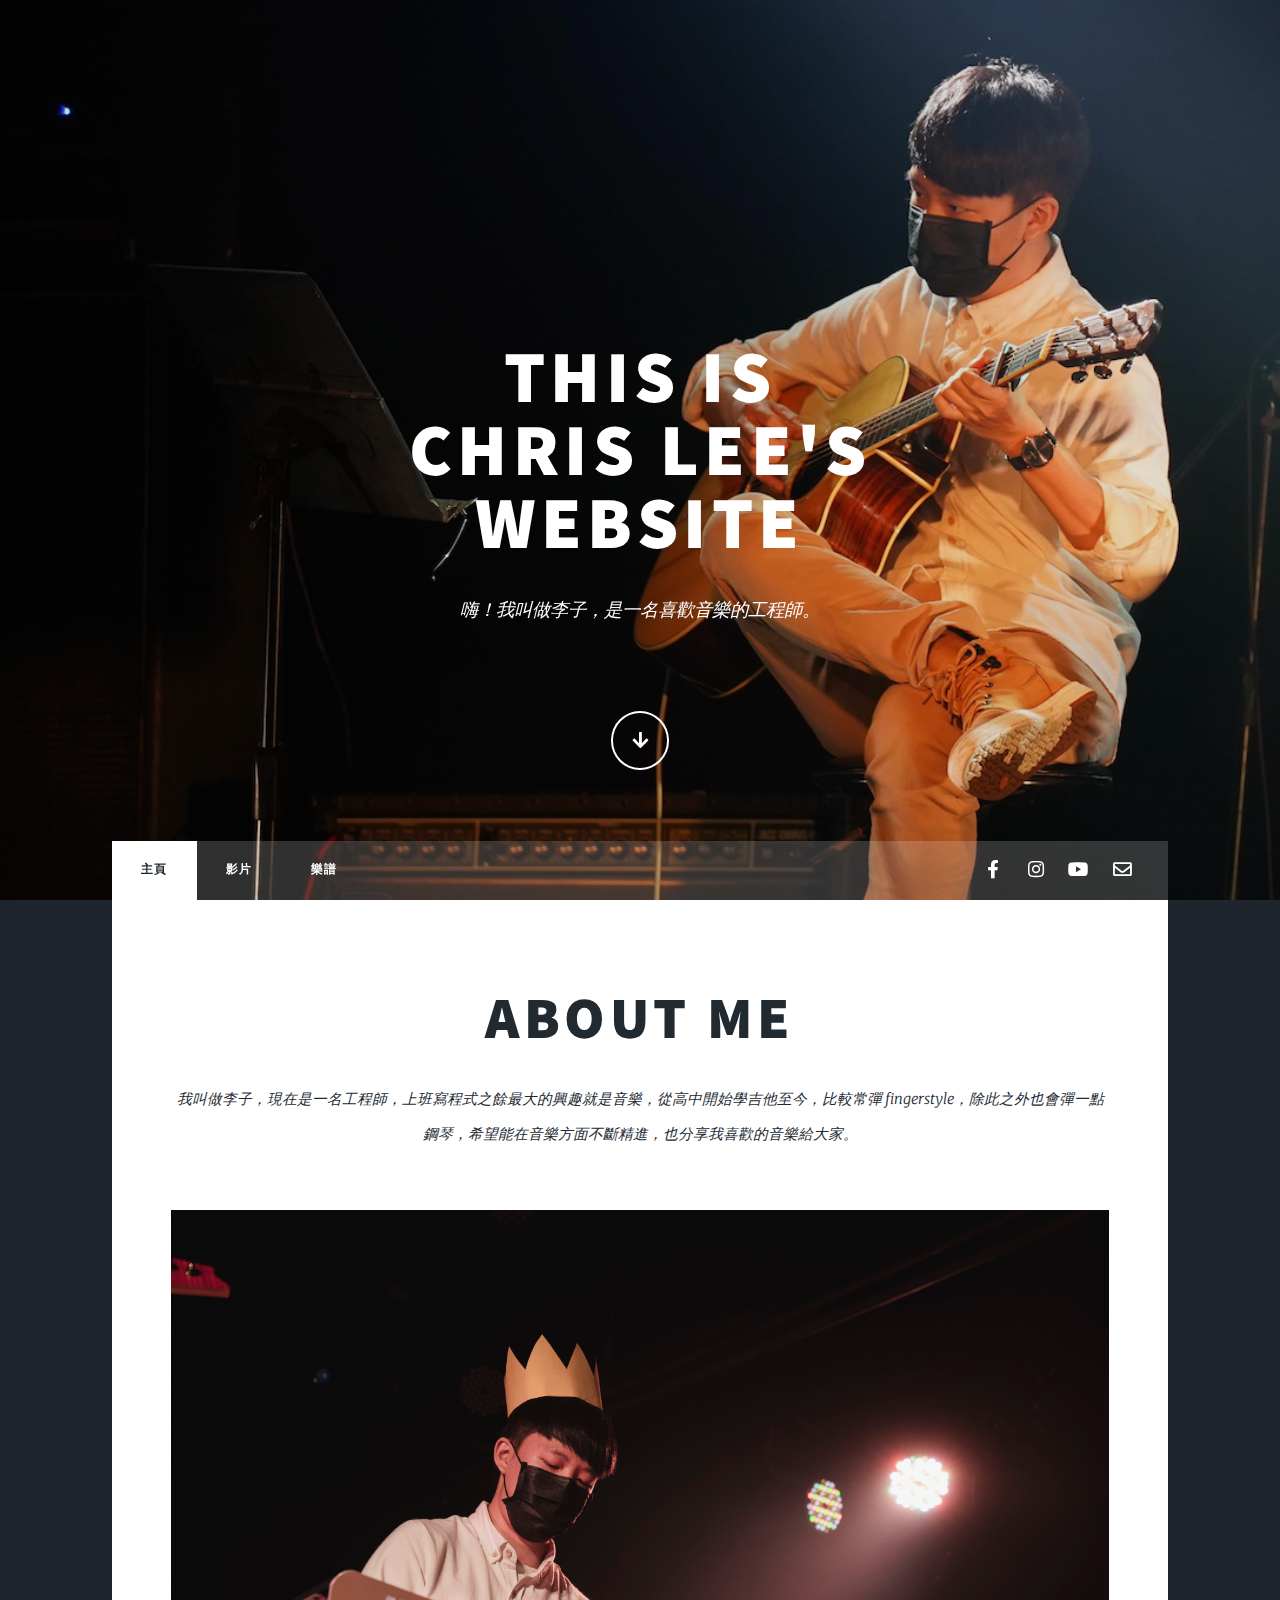
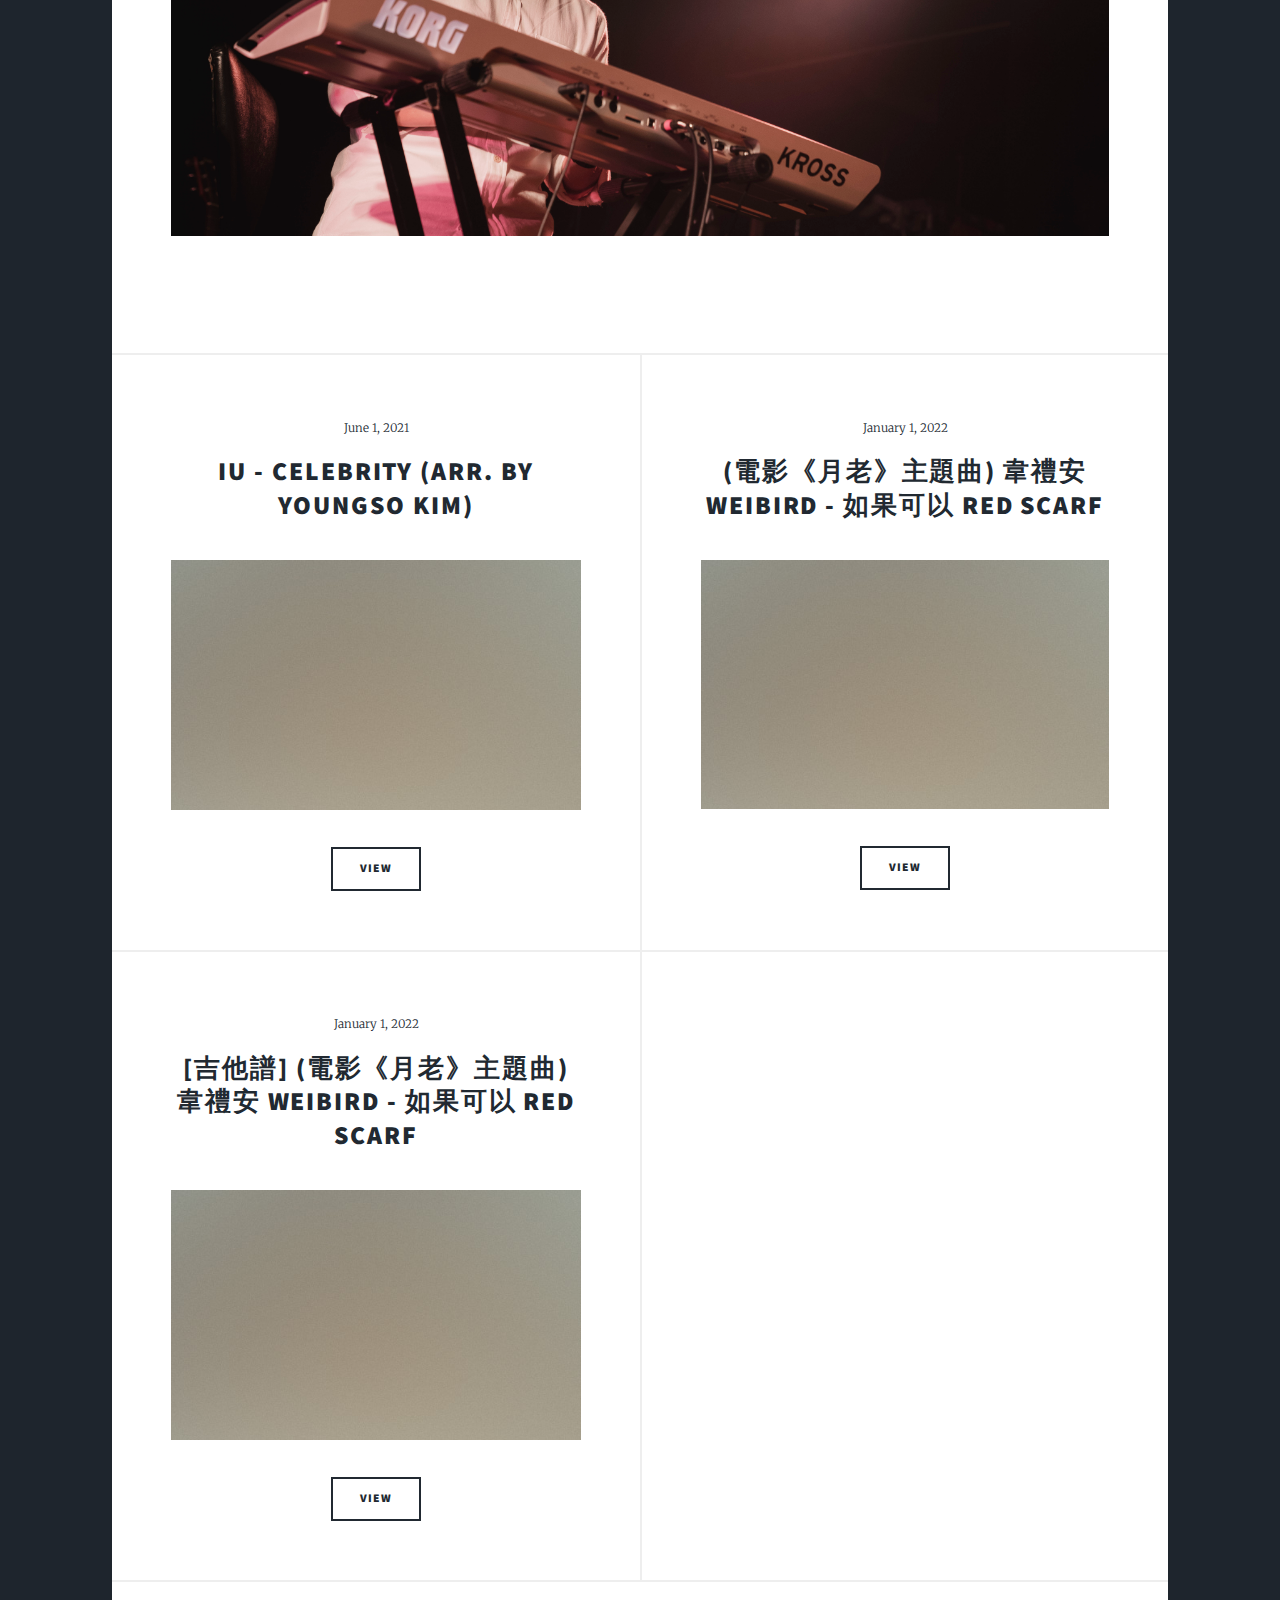
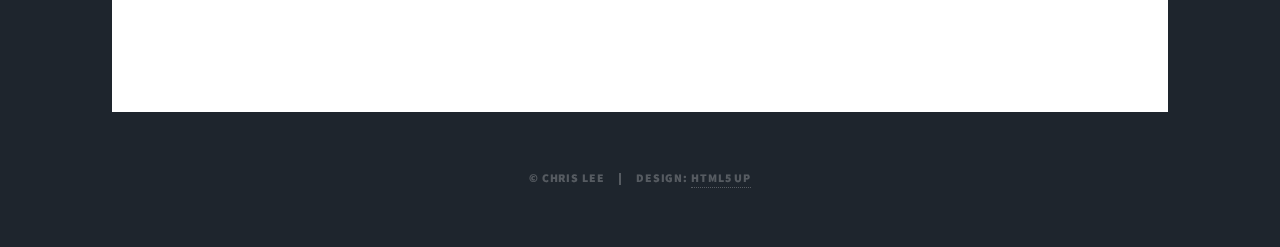
<file: index.html>
<!DOCTYPE HTML>
<!--
	Massively by HTML5 UP
	html5up.net | @ajlkn
	Free for personal and commercial use under the CCA 3.0 license (html5up.net/license)
-->
<html>
	<head>
		<title>李子 Chris Lee</title>
		<meta charset="utf-8">
		<meta name="viewport" content="width=device-width, initial-scale=1, user-scalable=no">
		<link rel="stylesheet" href="assets/css/main.css">
		<noscript><link rel="stylesheet" href="assets/css/noscript.css"></noscript>
		<script src="https://code.jquery.com/jquery-3.5.1.min.js"></script>
	</head>
	<body class="is-preload">

		<!-- Wrapper -->
		<div id="wrapper" class="fade-in">

			<!-- Intro -->
			<div id="intro">
				<h1>This is<br>Chris Lee's<br>Website</h1>
				<p style="padding-bottom: 50px;">嗨！我叫做李子，是一名喜歡音樂的工程師。</p>
				<ul class="actions">
					<li><a href="#header" class="button icon solid solo fa-arrow-down scrolly">Continue</a></li>
				</ul>
			</div>

			<!-- Header -->
			<header id="header">
				<a href="index.html" class="logo">Chris Lee</a>
			</header>

			<!-- Nav -->
			<nav id="nav">
				<ul class="links">
					<li class="active"><a href="index.html">主頁</a></li>
					<!-- <li><a href="generic.html">Generic Page</a></li>
					<li><a href="elements.html">Elements Reference</a></li> -->
					<li><a href="video.html">影片</a></li>
					<li><a href="tab.html">樂譜</a></li>
					<!-- <li><a href="post.html">文章</a></li> -->
				</ul>
				<ul class="icons">
					<li><a target="_blank" href="https://www.facebook.com/profile.php?id=100001087827668" class="icon brands fa-facebook-f"><span class="label">Facebook</span></a></li>
					<li><a target="_blank" href="https://www.instagram.com/jnfem112/" class="icon brands fa-instagram"><span class="label">Instagram</span></a></li>
					<!-- <li><a href="#" class="icon brands fa-twitter"><span class="label">Twitter</span></a></li> -->
					<li><a target="_blank" href="https://www.youtube.com/channel/UCLvYavMioJx2j9HHWynHsKA" class="icon brands fa-youtube"><span class="label">YouTube</span></a></li>
					<li><a target="_blank" href="jnfem112@gmail.com" class="icon fa-solid fa-envelope"><span class="label">Mail</span></a></li>
					<!-- <li><a href="#" class="icon brands fa-github"><span class="label">GitHub</span></a></li> -->
				</ul>
			</nav>

			<!-- Main -->
			<div id="main">

				<!-- Featured Post -->
				<article class="post featured">
					<header class="major">
						<!-- <span class="date">April 25, 2017</span> -->
						<h2>About Me</h2>
						<p>我叫做李子，現在是一名工程師，上班寫程式之餘最大的興趣就是音樂，從高中開始學吉他至今，比較常彈 fingerstyle，除此之外也會彈一點鋼琴，希望能在音樂方面不斷精進，也分享我喜歡的音樂給大家。</p>
					</header>
					<!-- <a href="#" class="image main"><img src="images/pic01.jpg" alt="" /></a> -->
					<img class="image main" src="images/about_me.jpg" alt="">
					<!-- <ul class="actions special">
						<li><a href="#" class="button large">Full Story</a></li>
					</ul> -->
				</article>

				<!-- Posts -->
				<section id="posts" class="posts"></section>

				<!-- Footer -->
				<footer>
					<div class="pagination" id="pagination"></div>
				</footer>

			</div>

			<!-- Footer -->
			<!-- <footer id="footer">
				<section>
					<form method="post" action="#">
						<div class="fields">
							<div class="field">
								<label for="name">Name</label>
								<input type="text" name="name" id="name" />
							</div>
							<div class="field">
								<label for="email">Email</label>
								<input type="text" name="email" id="email" />
							</div>
							<div class="field">
								<label for="message">Message</label>
								<textarea name="message" id="message" rows="3"></textarea>
							</div>
						</div>
						<ul class="actions">
							<li><input type="submit" value="Send Message" /></li>
						</ul>
					</form>
				</section>
				<section class="split contact">
					<section class="alt">
						<h3>Address</h3>
						<p>1234 Somewhere Road #87257<br />
						Nashville, TN 00000-0000</p>
					</section>
					<section>
						<h3>Phone</h3>
						<p><a href="#">(000) 000-0000</a></p>
					</section>
					<section>
						<h3>Email</h3>
						<p><a href="#">info@untitled.tld</a></p>
					</section>
					<section>
						<h3>Social</h3>
						<ul class="icons alt">
							<li><a href="#" class="icon brands alt fa-twitter"><span class="label">Twitter</span></a></li>
							<li><a href="#" class="icon brands alt fa-facebook-f"><span class="label">Facebook</span></a></li>
							<li><a href="#" class="icon brands alt fa-instagram"><span class="label">Instagram</span></a></li>
							<li><a href="#" class="icon brands alt fa-github"><span class="label">GitHub</span></a></li>
						</ul>
					</section>
				</section>
			</footer> -->

			<!-- Copyright -->
			<div id="copyright">
				<ul><li>&copy; Chris Lee</li><li>Design: <a href="https://html5up.net">HTML5 UP</a></li></ul>
			</div>

		</div>

		<!-- Scripts -->
		<script src="assets/js/jquery.min.js"></script>
		<script src="assets/js/jquery.scrollex.min.js"></script>
		<script src="assets/js/jquery.scrolly.min.js"></script>
		<script src="assets/js/browser.min.js"></script>
		<script src="assets/js/breakpoints.min.js"></script>
		<script src="assets/js/util.js"></script>
		<script src="assets/js/main.js"></script>

	</body>
</html>

<script>
	$(document).ready(function() {
		function update_articles_and_pagination(articles , current_page , article_per_page)
		{
			let number_of_page = Math.ceil(articles.length / article_per_page);
			let html , count = 0;

			// update articles
			html = "";
			for (let i = article_per_page * (current_page - 1) ; i < Math.min(article_per_page * current_page , articles.length) ; i++)
			{
				html += `
					<article>
						<header>
							<span class="date">${articles[i]["date"]}</span>
							<h2><a href="#">${articles[i]["title"]}</a></h2>
						</header>
						<a href="#" class="image fit"><img src="${articles[i]["image"]}" alt="" /></a>
						<ul class="actions special">
							<li><a href="${articles[i]["href"]}" class="button">View</a></li>
						</ul>
					</article>
				`

				count++;
			}

			if ($(window).width() > 786 && count % 2 == 1)
				html += "<article></article>";

			$("#posts").html(html);

			// update pagination
			html = "";

			if (current_page > 1)
				html += `
					<a href="#posts" class="previous" id="previous_page">Prev</a>
				`;

			if (current_page < number_of_page)
				html += `
					<a href="#posts" class="next" id="next_page">Next</a>
				`;

			$("#pagination").html(html);
			
			if (current_page > 1)
				$("#previous_page").click(function() {
					update_articles_and_pagination(articles , current_page - 1 , article_per_page);
				});
			
			if (current_page < number_of_page)
				$("#next_page").click(function() {
					update_articles_and_pagination(articles , current_page + 1 , article_per_page);
				});
		}

		$.getJSON("article.json" , function(data) {
			let article_per_page = 10;
			update_articles_and_pagination(data , 1 , article_per_page);
		});

		$(window).resize(function() {
			if ($(window).width() > 786)
			{
				if ($("#posts article").length % 2 == 1)
				{
					let html = $("#posts").html();
					html += "<article></article>";
					$("#posts").html(html);
				}
			}
			else
			{
				if (!$("#posts article").last().html())
					$("#posts article").last().remove();
			}
		});
	});
</script>
</file>
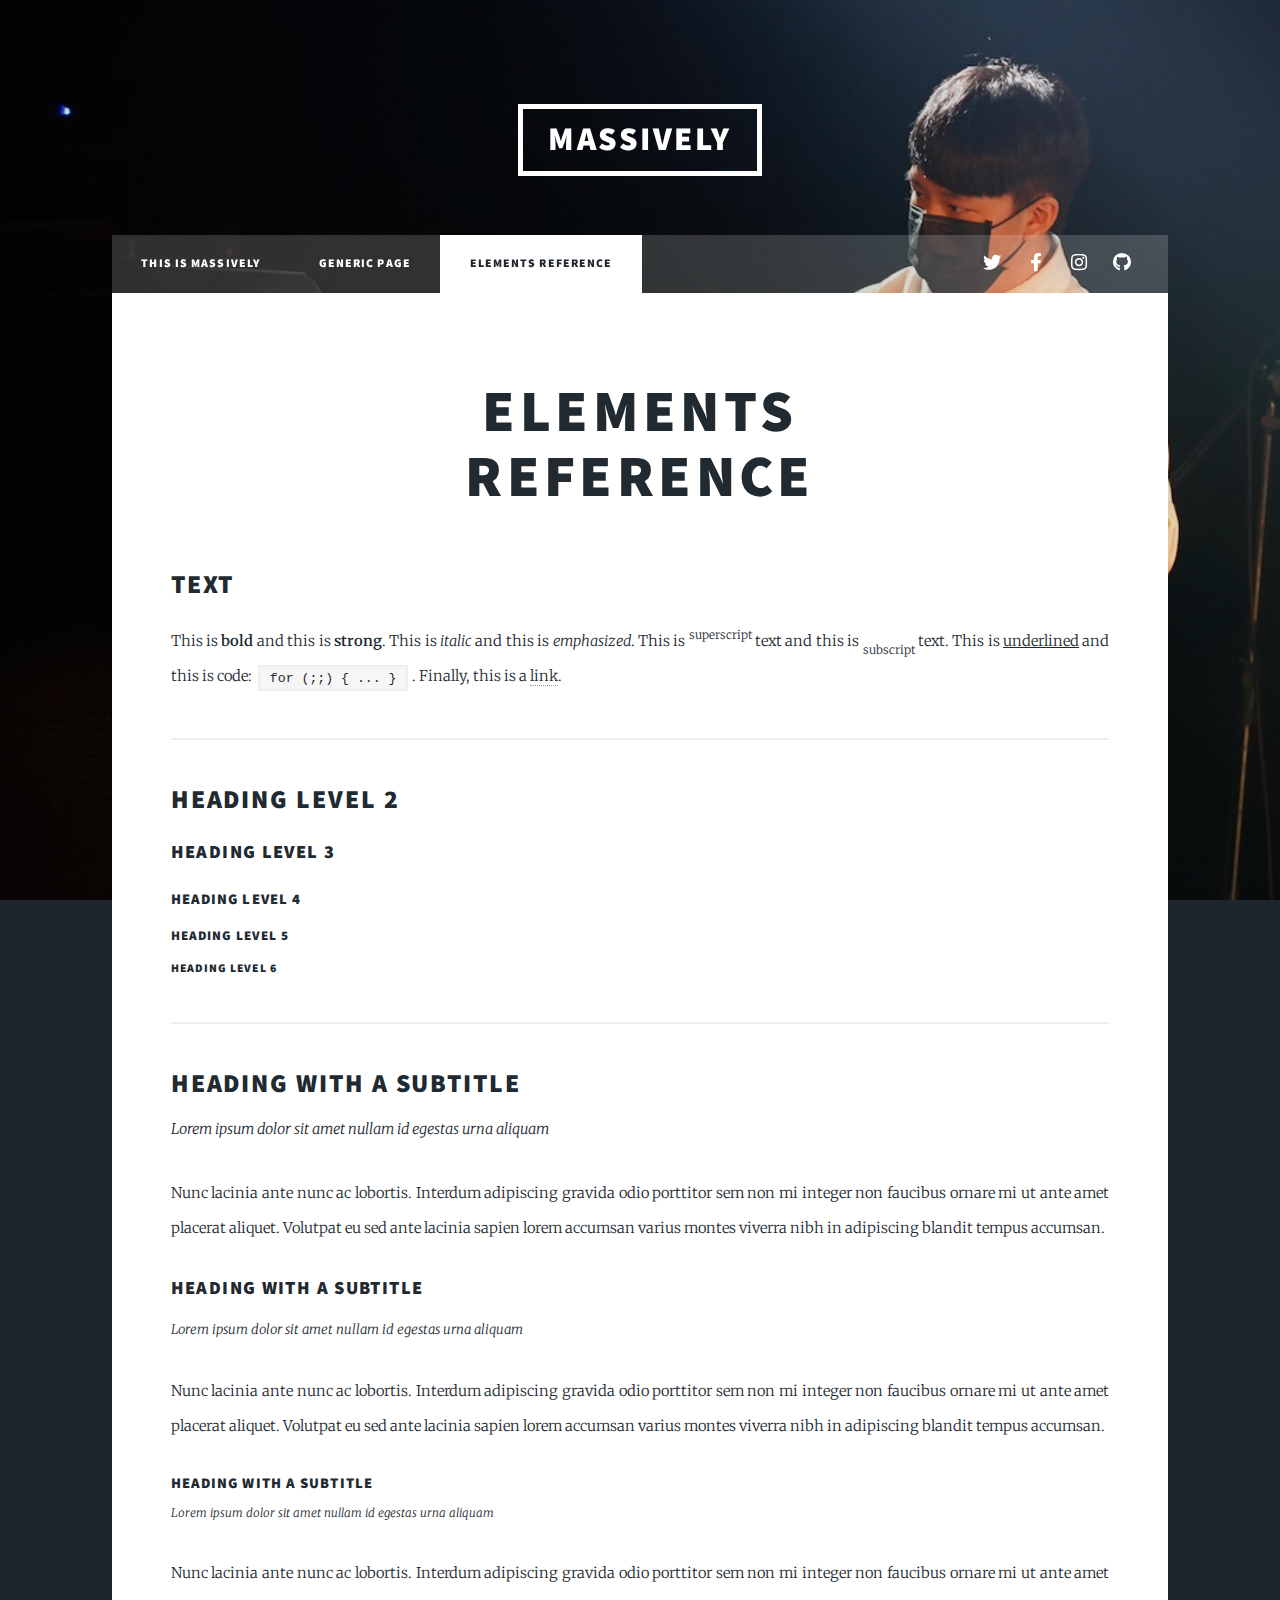
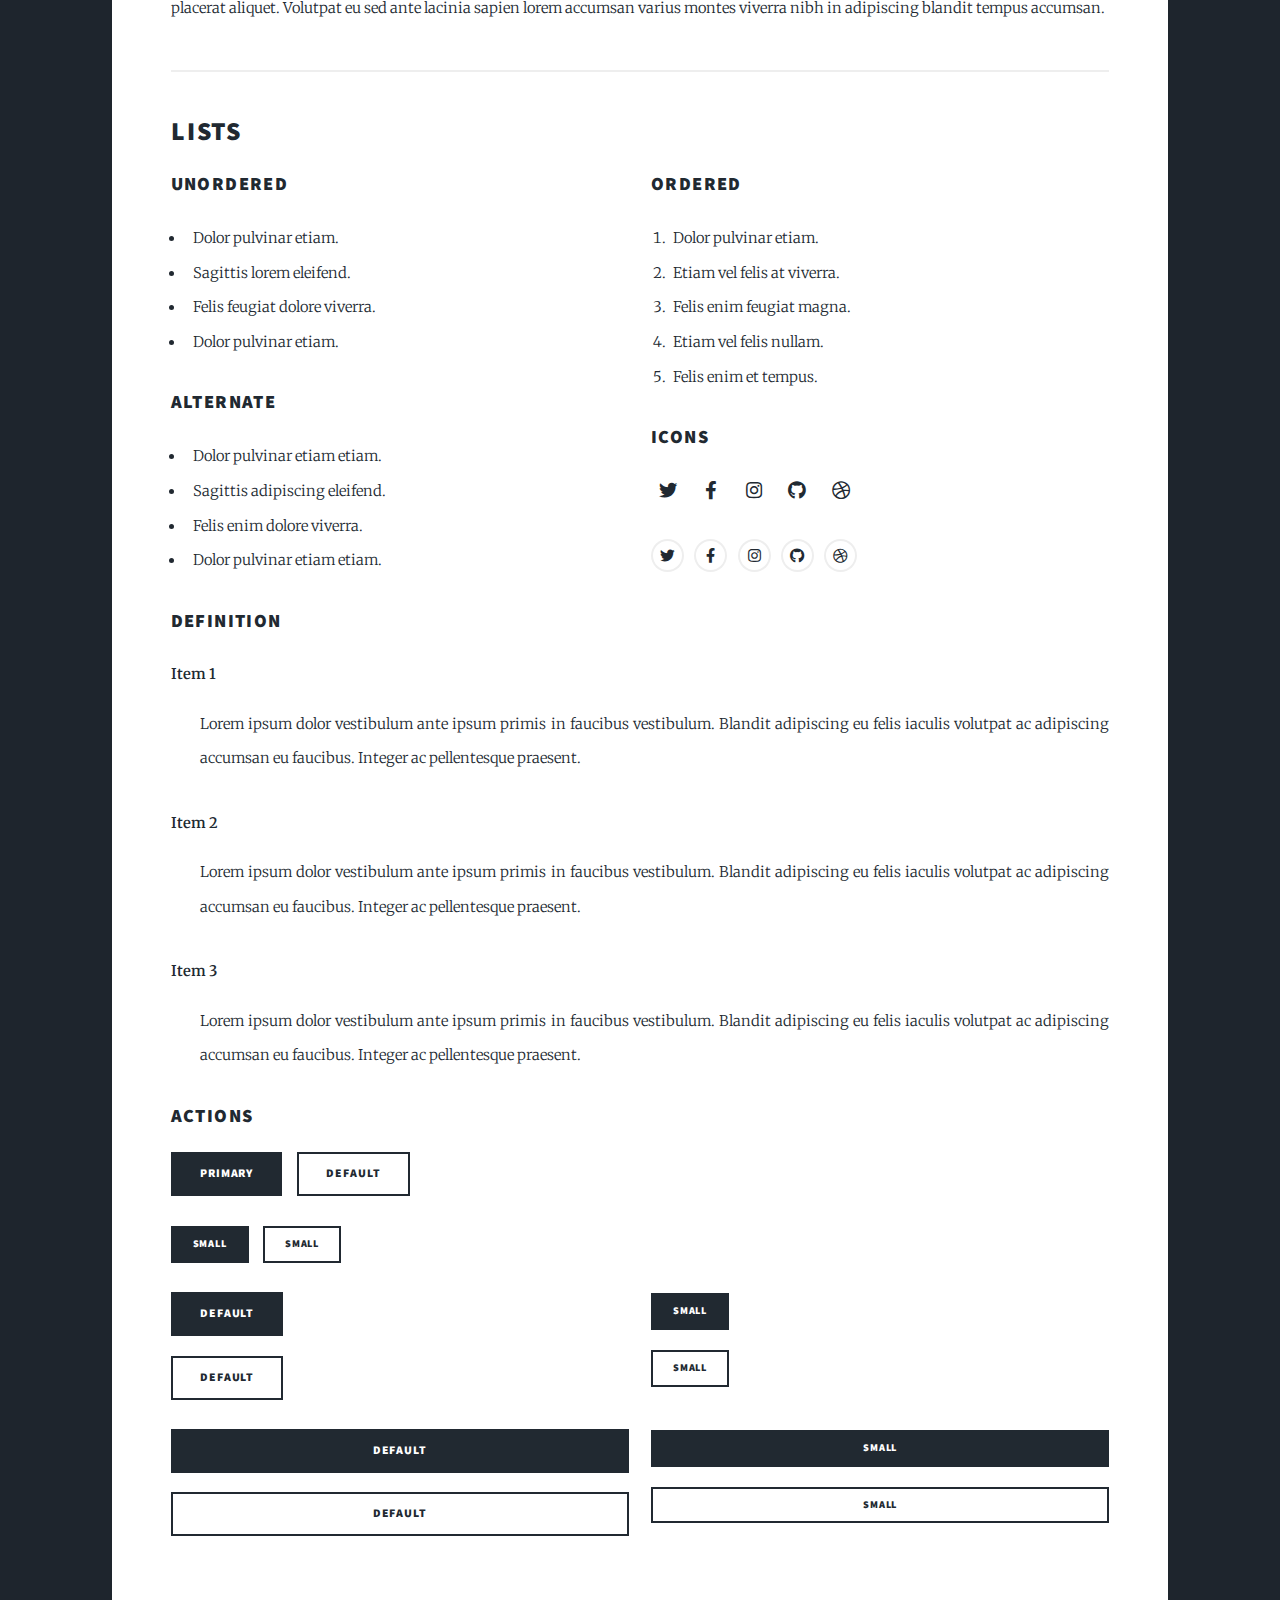
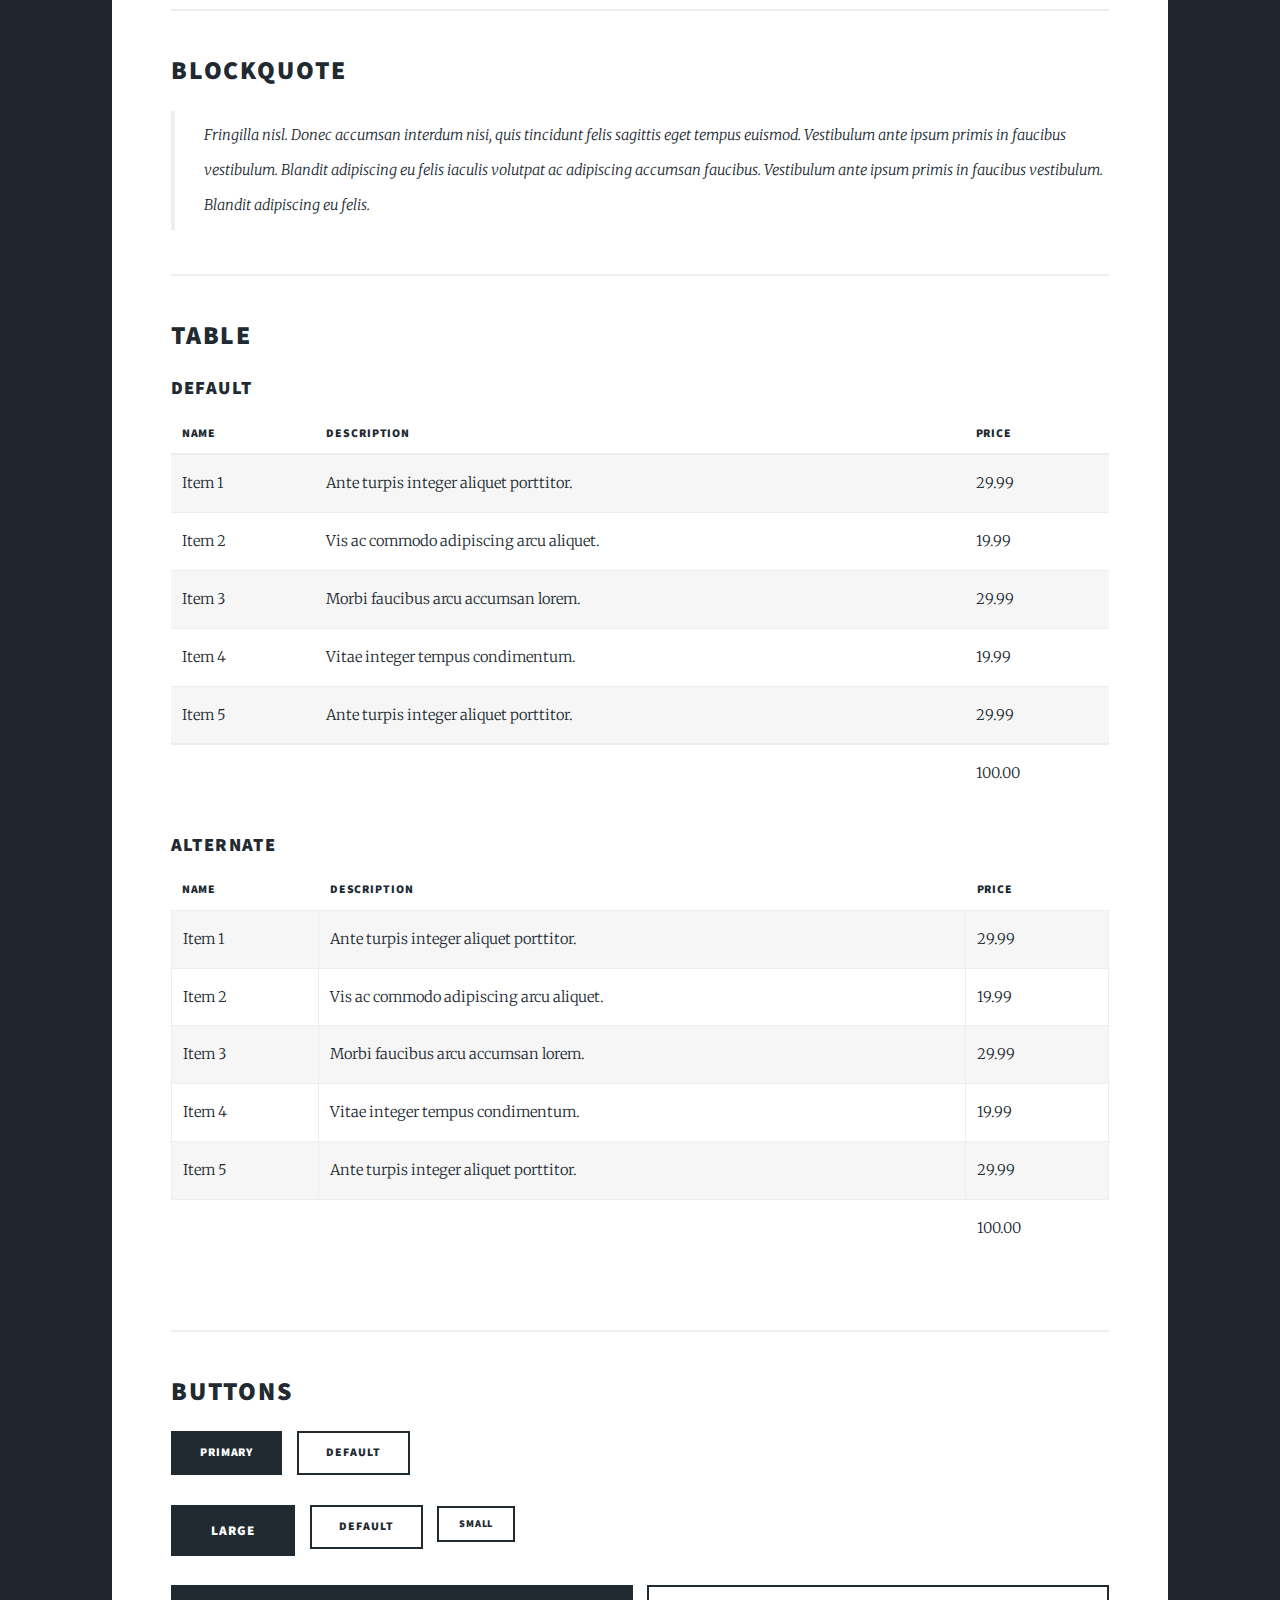
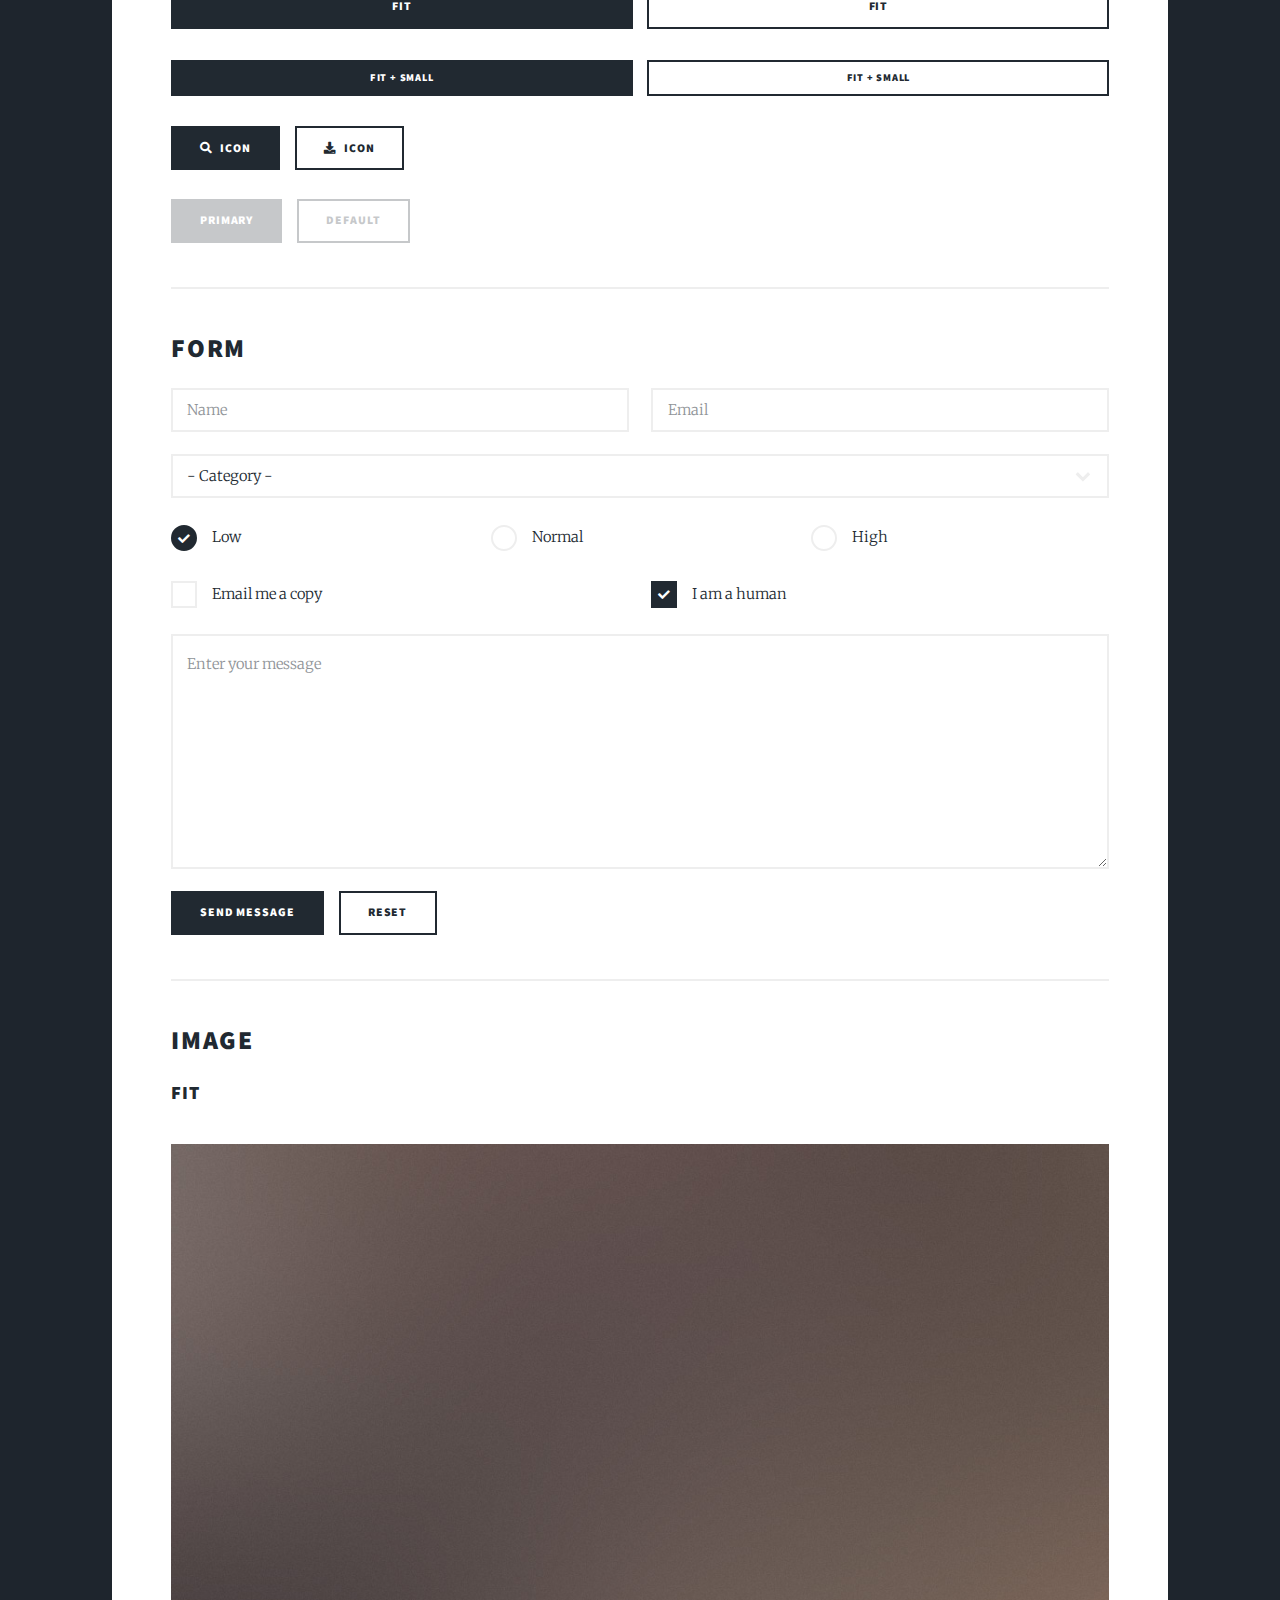
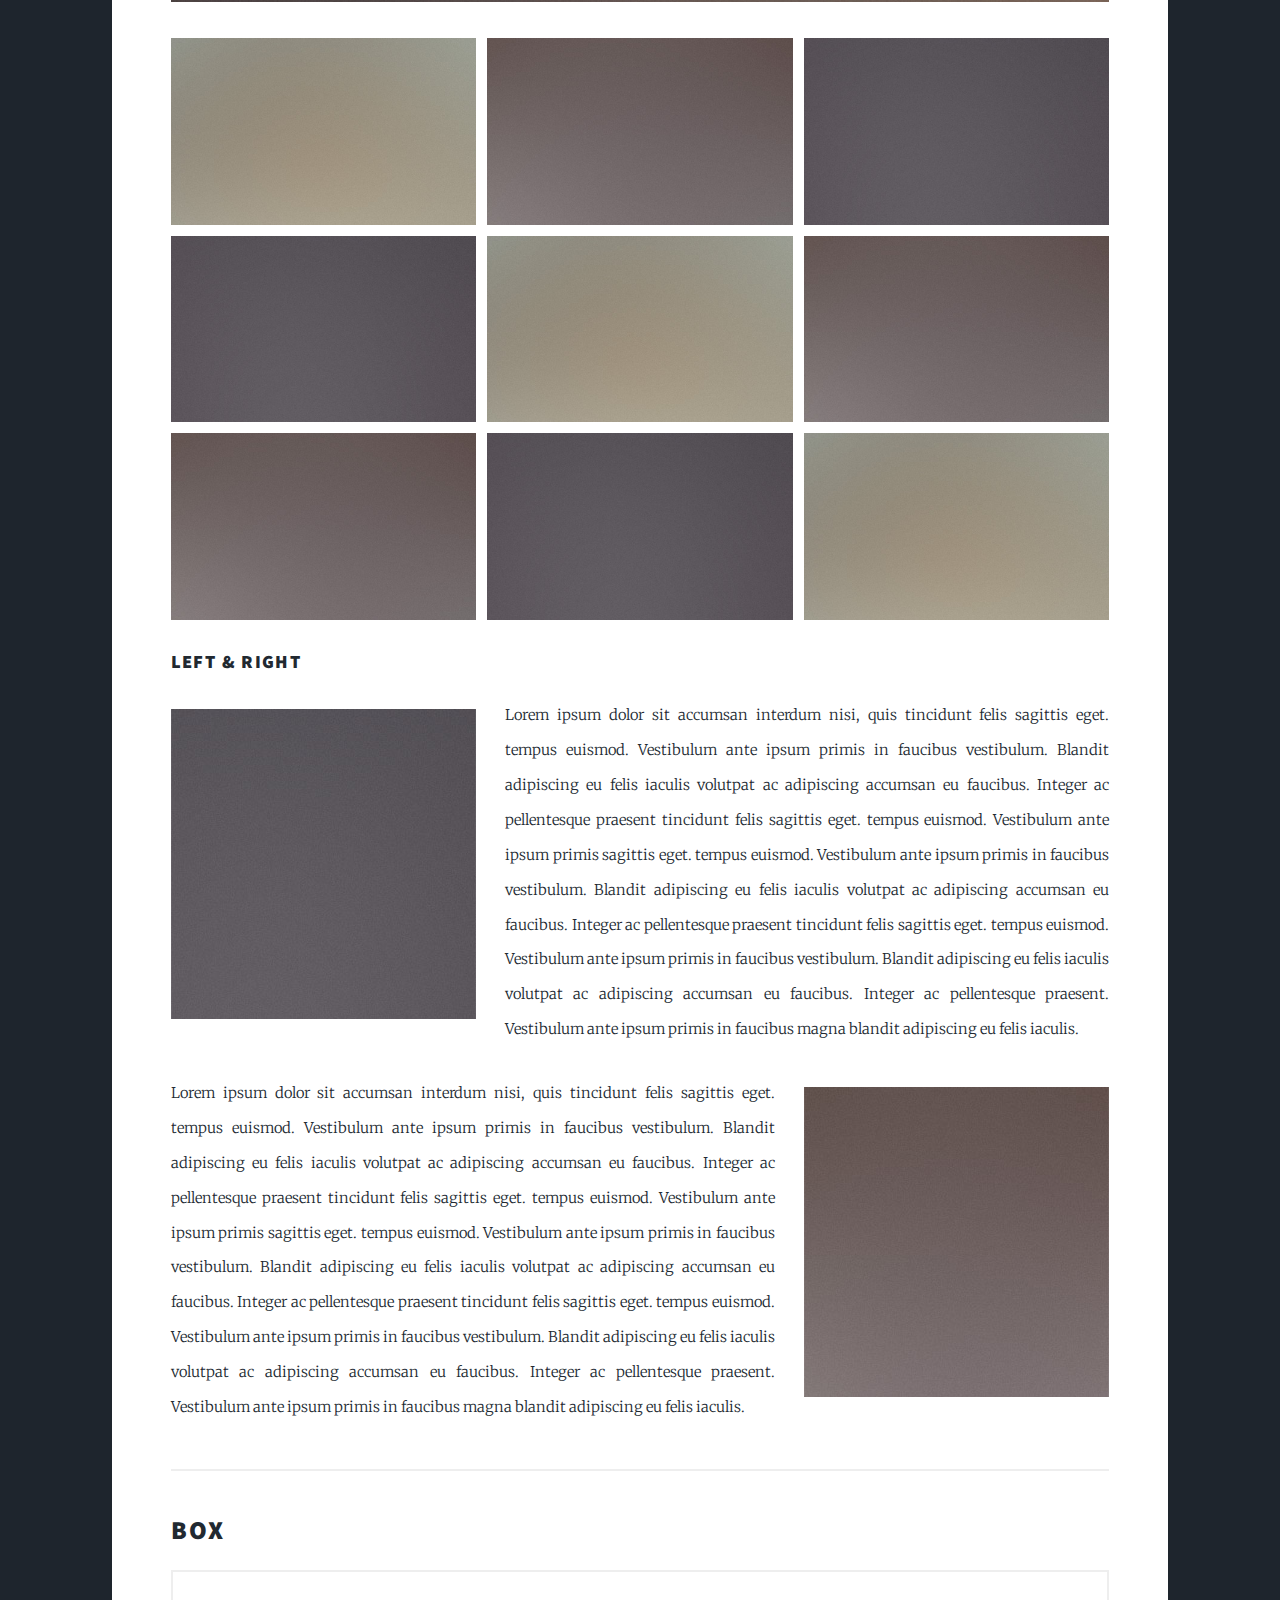
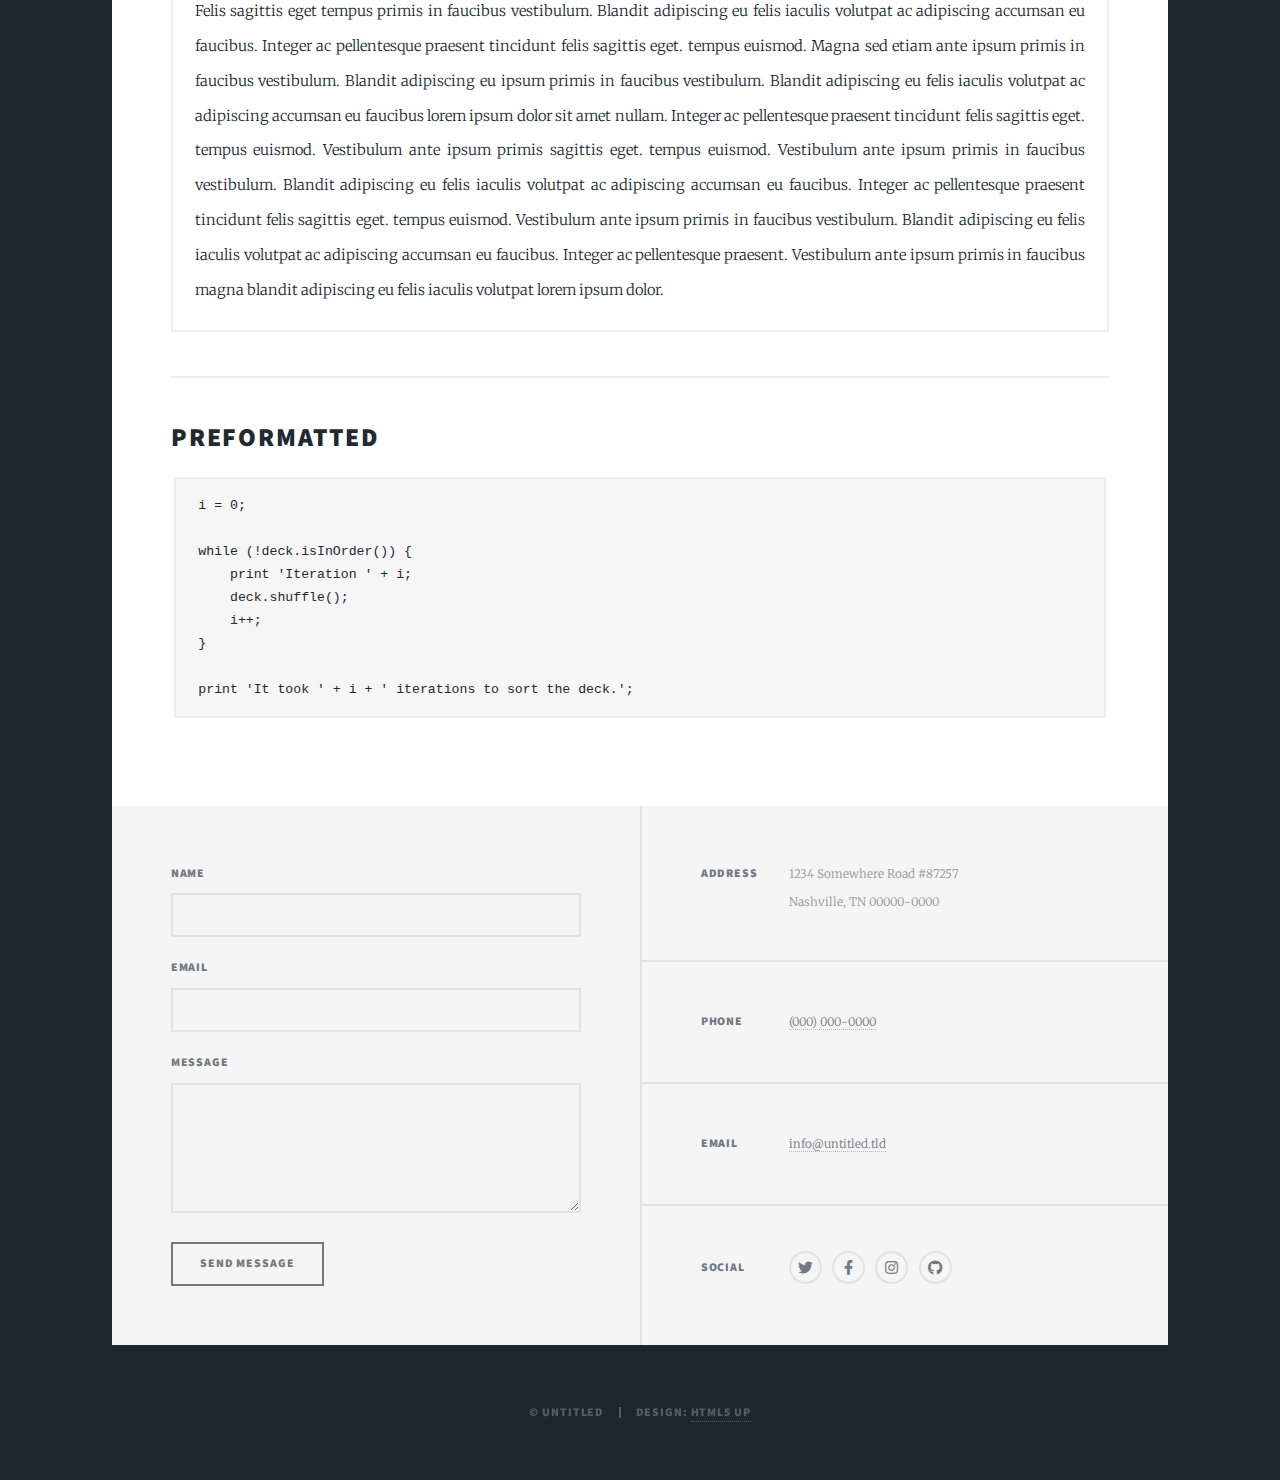
<file: elements.html>
<!DOCTYPE HTML>
<!--
	Massively by HTML5 UP
	html5up.net | @ajlkn
	Free for personal and commercial use under the CCA 3.0 license (html5up.net/license)
-->
<html>
	<head>
		<title>Elements Reference - Massively by HTML5 UP</title>
		<meta charset="utf-8" />
		<meta name="viewport" content="width=device-width, initial-scale=1, user-scalable=no" />
		<link rel="stylesheet" href="assets/css/main.css" />
		<noscript><link rel="stylesheet" href="assets/css/noscript.css" /></noscript>
	</head>
	<body class="is-preload">

		<!-- Wrapper -->
			<div id="wrapper">

				<!-- Header -->
					<header id="header">
						<a href="index.html" class="logo">Massively</a>
					</header>

				<!-- Nav -->
					<nav id="nav">
						<ul class="links">
							<li><a href="index.html">This is Massively</a></li>
							<li><a href="generic.html">Generic Page</a></li>
							<li class="active"><a href="elements.html">Elements Reference</a></li>
						</ul>
						<ul class="icons">
							<li><a href="#" class="icon brands fa-twitter"><span class="label">Twitter</span></a></li>
							<li><a href="#" class="icon brands fa-facebook-f"><span class="label">Facebook</span></a></li>
							<li><a href="#" class="icon brands fa-instagram"><span class="label">Instagram</span></a></li>
							<li><a href="#" class="icon brands fa-github"><span class="label">GitHub</span></a></li>
						</ul>
					</nav>

				<!-- Main -->
					<div id="main">

						<!-- Post -->
							<section class="post">
								<header class="major">
									<h1>Elements<br />
									Reference</h1>
								</header>

								<!-- Text stuff -->
									<h2>Text</h2>
									<p>This is <b>bold</b> and this is <strong>strong</strong>. This is <i>italic</i> and this is <em>emphasized</em>.
									This is <sup>superscript</sup> text and this is <sub>subscript</sub> text.
									This is <u>underlined</u> and this is code: <code>for (;;) { ... }</code>.
									Finally, this is a <a href="#">link</a>.</p>
									<hr />
									<h2>Heading Level 2</h2>
									<h3>Heading Level 3</h3>
									<h4>Heading Level 4</h4>
									<h5>Heading Level 5</h5>
									<h6>Heading Level 6</h6>
									<hr />
									<header>
										<h2>Heading with a Subtitle</h2>
										<p>Lorem ipsum dolor sit amet nullam id egestas urna aliquam</p>
									</header>
									<p>Nunc lacinia ante nunc ac lobortis. Interdum adipiscing gravida odio porttitor sem non mi integer non faucibus ornare mi ut ante amet placerat aliquet. Volutpat eu sed ante lacinia sapien lorem accumsan varius montes viverra nibh in adipiscing blandit tempus accumsan.</p>
									<header>
										<h3>Heading with a Subtitle</h3>
										<p>Lorem ipsum dolor sit amet nullam id egestas urna aliquam</p>
									</header>
									<p>Nunc lacinia ante nunc ac lobortis. Interdum adipiscing gravida odio porttitor sem non mi integer non faucibus ornare mi ut ante amet placerat aliquet. Volutpat eu sed ante lacinia sapien lorem accumsan varius montes viverra nibh in adipiscing blandit tempus accumsan.</p>
									<header>
										<h4>Heading with a Subtitle</h4>
										<p>Lorem ipsum dolor sit amet nullam id egestas urna aliquam</p>
									</header>
									<p>Nunc lacinia ante nunc ac lobortis. Interdum adipiscing gravida odio porttitor sem non mi integer non faucibus ornare mi ut ante amet placerat aliquet. Volutpat eu sed ante lacinia sapien lorem accumsan varius montes viverra nibh in adipiscing blandit tempus accumsan.</p>

									<hr />

								<!-- Lists -->
									<h2>Lists</h2>
									<div class="row">
										<div class="col-6 col-12-small">

											<h3>Unordered</h3>
											<ul>
												<li>Dolor pulvinar etiam.</li>
												<li>Sagittis lorem eleifend.</li>
												<li>Felis feugiat dolore viverra.</li>
												<li>Dolor pulvinar etiam.</li>
											</ul>

											<h3>Alternate</h3>
											<ul class="alt">
												<li>Dolor pulvinar etiam etiam.</li>
												<li>Sagittis adipiscing eleifend.</li>
												<li>Felis enim dolore viverra.</li>
												<li>Dolor pulvinar etiam etiam.</li>
											</ul>

										</div>
										<div class="col-6 col-12-small">

											<h3>Ordered</h3>
											<ol>
												<li>Dolor pulvinar etiam.</li>
												<li>Etiam vel felis at viverra.</li>
												<li>Felis enim feugiat magna.</li>
												<li>Etiam vel felis nullam.</li>
												<li>Felis enim et tempus.</li>
											</ol>

											<h3>Icons</h3>
											<ul class="icons">
												<li><a href="#" class="icon brands fa-twitter"><span class="label">Twitter</span></a></li>
												<li><a href="#" class="icon brands fa-facebook-f"><span class="label">Facebook</span></a></li>
												<li><a href="#" class="icon brands fa-instagram"><span class="label">Instagram</span></a></li>
												<li><a href="#" class="icon brands fa-github"><span class="label">Github</span></a></li>
												<li><a href="#" class="icon brands fa-dribbble"><span class="label">Dribbble</span></a></li>
											</ul>
											<ul class="icons alt">
												<li><a href="#" class="icon brands alt fa-twitter"><span class="label">Twitter</span></a></li>
												<li><a href="#" class="icon brands alt fa-facebook-f"><span class="label">Facebook</span></a></li>
												<li><a href="#" class="icon brands alt fa-instagram"><span class="label">Instagram</span></a></li>
												<li><a href="#" class="icon brands alt fa-github"><span class="label">Github</span></a></li>
												<li><a href="#" class="icon brands alt fa-dribbble"><span class="label">Dribbble</span></a></li>
											</ul>

										</div>
									</div>
									<h3>Definition</h3>
									<dl>
										<dt>Item 1</dt>
										<dd>
											<p>Lorem ipsum dolor vestibulum ante ipsum primis in faucibus vestibulum. Blandit adipiscing eu felis iaculis volutpat ac adipiscing accumsan eu faucibus. Integer ac pellentesque praesent.</p>
										</dd>
										<dt>Item 2</dt>
										<dd>
											<p>Lorem ipsum dolor vestibulum ante ipsum primis in faucibus vestibulum. Blandit adipiscing eu felis iaculis volutpat ac adipiscing accumsan eu faucibus. Integer ac pellentesque praesent.</p>
										</dd>
										<dt>Item 3</dt>
										<dd>
											<p>Lorem ipsum dolor vestibulum ante ipsum primis in faucibus vestibulum. Blandit adipiscing eu felis iaculis volutpat ac adipiscing accumsan eu faucibus. Integer ac pellentesque praesent.</p>
										</dd>
									</dl>

									<h3>Actions</h3>
									<ul class="actions">
										<li><a href="#" class="button primary">Primary</a></li>
										<li><a href="#" class="button">Default</a></li>
									</ul>
									<ul class="actions small">
										<li><a href="#" class="button primary small">Small</a></li>
										<li><a href="#" class="button small">Small</a></li>
									</ul>
									<div class="row">
										<div class="col-6 col-12-small">
											<ul class="actions stacked">
												<li><a href="#" class="button primary">Default</a></li>
												<li><a href="#" class="button">Default</a></li>
											</ul>
										</div>
										<div class="col-6 col-12-small">
											<ul class="actions stacked">
												<li><a href="#" class="button primary small">Small</a></li>
												<li><a href="#" class="button small">Small</a></li>
											</ul>
										</div>
									</div>
									<div class="row">
										<div class="col-6 col-12-small">
											<ul class="actions stacked">
												<li><a href="#" class="button primary fit">Default</a></li>
												<li><a href="#" class="button fit">Default</a></li>
											</ul>
										</div>
										<div class="col-6 col-12-small">
											<ul class="actions stacked">
												<li><a href="#" class="button primary small fit">Small</a></li>
												<li><a href="#" class="button small fit">Small</a></li>
											</ul>
										</div>
									</div>

									<hr />

								<!-- Blockquote -->
									<h2>Blockquote</h2>
									<blockquote>Fringilla nisl. Donec accumsan interdum nisi, quis tincidunt felis sagittis eget tempus euismod. Vestibulum ante ipsum primis in faucibus vestibulum. Blandit adipiscing eu felis iaculis volutpat ac adipiscing accumsan faucibus. Vestibulum ante ipsum primis in faucibus vestibulum. Blandit adipiscing eu felis.</blockquote>

									<hr />

								<!-- Table -->
									<h2>Table</h2>

									<h3>Default</h3>
									<div class="table-wrapper">
										<table>
											<thead>
												<tr>
													<th>Name</th>
													<th>Description</th>
													<th>Price</th>
												</tr>
											</thead>
											<tbody>
												<tr>
													<td>Item 1</td>
													<td>Ante turpis integer aliquet porttitor.</td>
													<td>29.99</td>
												</tr>
												<tr>
													<td>Item 2</td>
													<td>Vis ac commodo adipiscing arcu aliquet.</td>
													<td>19.99</td>
												</tr>
												<tr>
													<td>Item 3</td>
													<td> Morbi faucibus arcu accumsan lorem.</td>
													<td>29.99</td>
												</tr>
												<tr>
													<td>Item 4</td>
													<td>Vitae integer tempus condimentum.</td>
													<td>19.99</td>
												</tr>
												<tr>
													<td>Item 5</td>
													<td>Ante turpis integer aliquet porttitor.</td>
													<td>29.99</td>
												</tr>
											</tbody>
											<tfoot>
												<tr>
													<td colspan="2"></td>
													<td>100.00</td>
												</tr>
											</tfoot>
										</table>
									</div>

									<h3>Alternate</h3>
									<div class="table-wrapper">
										<table class="alt">
											<thead>
												<tr>
													<th>Name</th>
													<th>Description</th>
													<th>Price</th>
												</tr>
											</thead>
											<tbody>
												<tr>
													<td>Item 1</td>
													<td>Ante turpis integer aliquet porttitor.</td>
													<td>29.99</td>
												</tr>
												<tr>
													<td>Item 2</td>
													<td>Vis ac commodo adipiscing arcu aliquet.</td>
													<td>19.99</td>
												</tr>
												<tr>
													<td>Item 3</td>
													<td> Morbi faucibus arcu accumsan lorem.</td>
													<td>29.99</td>
												</tr>
												<tr>
													<td>Item 4</td>
													<td>Vitae integer tempus condimentum.</td>
													<td>19.99</td>
												</tr>
												<tr>
													<td>Item 5</td>
													<td>Ante turpis integer aliquet porttitor.</td>
													<td>29.99</td>
												</tr>
											</tbody>
											<tfoot>
												<tr>
													<td colspan="2"></td>
													<td>100.00</td>
												</tr>
											</tfoot>
										</table>
									</div>

									<hr />

								<!-- Buttons -->
									<h2>Buttons</h2>
									<ul class="actions">
										<li><a href="#" class="button primary">Primary</a></li>
										<li><a href="#" class="button">Default</a></li>
									</ul>
									<ul class="actions">
										<li><a href="#" class="button primary large">Large</a></li>
										<li><a href="#" class="button">Default</a></li>
										<li><a href="#" class="button small">Small</a></li>
									</ul>
									<ul class="actions fit">
										<li><a href="#" class="button primary fit">Fit</a></li>
										<li><a href="#" class="button fit">Fit</a></li>
									</ul>
									<ul class="actions fit small">
										<li><a href="#" class="button primary fit small">Fit + Small</a></li>
										<li><a href="#" class="button fit small">Fit + Small</a></li>
									</ul>
									<ul class="actions">
										<li><a href="#" class="button primary icon solid fa-search">Icon</a></li>
										<li><a href="#" class="button icon solid fa-download">Icon</a></li>
									</ul>
									<ul class="actions">
										<li><span class="button primary disabled">Primary</span></li>
										<li><span class="button disabled">Default</span></li>
									</ul>

									<hr />

								<!-- Form -->
									<h2>Form</h2>

									<form method="post" action="#">
										<div class="row gtr-uniform">
											<div class="col-6 col-12-xsmall">
												<input type="text" name="demo-name" id="demo-name" value="" placeholder="Name" />
											</div>
											<div class="col-6 col-12-xsmall">
												<input type="email" name="demo-email" id="demo-email" value="" placeholder="Email" />
											</div>
											<!-- Break -->
											<div class="col-12">
												<select name="demo-category" id="demo-category">
													<option value="">- Category -</option>
													<option value="1">Manufacturing</option>
													<option value="1">Shipping</option>
													<option value="1">Administration</option>
													<option value="1">Human Resources</option>
												</select>
											</div>
											<!-- Break -->
											<div class="col-4 col-12-small">
												<input type="radio" id="demo-priority-low" name="demo-priority" checked>
												<label for="demo-priority-low">Low</label>
											</div>
											<div class="col-4 col-12-small">
												<input type="radio" id="demo-priority-normal" name="demo-priority">
												<label for="demo-priority-normal">Normal</label>
											</div>
											<div class="col-4 col-12-small">
												<input type="radio" id="demo-priority-high" name="demo-priority">
												<label for="demo-priority-high">High</label>
											</div>
											<!-- Break -->
											<div class="col-6 col-12-small">
												<input type="checkbox" id="demo-copy" name="demo-copy">
												<label for="demo-copy">Email me a copy</label>
											</div>
											<div class="col-6 col-12-small">
												<input type="checkbox" id="demo-human" name="demo-human" checked>
												<label for="demo-human">I am a human</label>
											</div>
											<!-- Break -->
											<div class="col-12">
												<textarea name="demo-message" id="demo-message" placeholder="Enter your message" rows="6"></textarea>
											</div>
											<!-- Break -->
											<div class="col-12">
												<ul class="actions">
													<li><input type="submit" value="Send Message" class="primary" /></li>
													<li><input type="reset" value="Reset" /></li>
												</ul>
											</div>
										</div>
									</form>

									<hr />

								<!-- Image -->
									<h2>Image</h2>

									<h3>Fit</h3>
									<span class="image fit"><img src="images/pic01.jpg" alt="" /></span>
									<div class="box alt">
										<div class="row gtr-50 gtr-uniform">
											<div class="col-4"><span class="image fit"><img src="images/pic02.jpg" alt="" /></span></div>
											<div class="col-4"><span class="image fit"><img src="images/pic03.jpg" alt="" /></span></div>
											<div class="col-4"><span class="image fit"><img src="images/pic04.jpg" alt="" /></span></div>
											<!-- Break -->
											<div class="col-4"><span class="image fit"><img src="images/pic04.jpg" alt="" /></span></div>
											<div class="col-4"><span class="image fit"><img src="images/pic02.jpg" alt="" /></span></div>
											<div class="col-4"><span class="image fit"><img src="images/pic03.jpg" alt="" /></span></div>
											<!-- Break -->
											<div class="col-4"><span class="image fit"><img src="images/pic03.jpg" alt="" /></span></div>
											<div class="col-4"><span class="image fit"><img src="images/pic04.jpg" alt="" /></span></div>
											<div class="col-4"><span class="image fit"><img src="images/pic02.jpg" alt="" /></span></div>
										</div>
									</div>

									<h3>Left &amp; Right</h3>
									<p><span class="image left"><img src="images/pic08.jpg" alt="" /></span>Lorem ipsum dolor sit accumsan interdum nisi, quis tincidunt felis sagittis eget. tempus euismod. Vestibulum ante ipsum primis in faucibus vestibulum. Blandit adipiscing eu felis iaculis volutpat ac adipiscing accumsan eu faucibus. Integer ac pellentesque praesent tincidunt felis sagittis eget. tempus euismod. Vestibulum ante ipsum primis sagittis eget. tempus euismod. Vestibulum ante ipsum primis in faucibus vestibulum. Blandit adipiscing eu felis iaculis volutpat ac adipiscing accumsan eu faucibus. Integer ac pellentesque praesent tincidunt felis sagittis eget. tempus euismod. Vestibulum ante ipsum primis in faucibus vestibulum. Blandit adipiscing eu felis iaculis volutpat ac adipiscing accumsan eu faucibus. Integer ac pellentesque praesent. Vestibulum ante ipsum primis in faucibus magna blandit adipiscing eu felis iaculis.</p>
									<p><span class="image right"><img src="images/pic09.jpg" alt="" /></span>Lorem ipsum dolor sit accumsan interdum nisi, quis tincidunt felis sagittis eget. tempus euismod. Vestibulum ante ipsum primis in faucibus vestibulum. Blandit adipiscing eu felis iaculis volutpat ac adipiscing accumsan eu faucibus. Integer ac pellentesque praesent tincidunt felis sagittis eget. tempus euismod. Vestibulum ante ipsum primis sagittis eget. tempus euismod. Vestibulum ante ipsum primis in faucibus vestibulum. Blandit adipiscing eu felis iaculis volutpat ac adipiscing accumsan eu faucibus. Integer ac pellentesque praesent tincidunt felis sagittis eget. tempus euismod. Vestibulum ante ipsum primis in faucibus vestibulum. Blandit adipiscing eu felis iaculis volutpat ac adipiscing accumsan eu faucibus. Integer ac pellentesque praesent. Vestibulum ante ipsum primis in faucibus magna blandit adipiscing eu felis iaculis.</p>

									<hr />

								<!-- Box -->
									<h2>Box</h2>
									<div class="box">
										<p>Felis sagittis eget tempus primis in faucibus vestibulum. Blandit adipiscing eu felis iaculis volutpat ac adipiscing accumsan eu faucibus. Integer ac pellentesque praesent tincidunt felis sagittis eget. tempus euismod. Magna sed etiam ante ipsum primis in faucibus vestibulum. Blandit adipiscing eu ipsum primis in faucibus vestibulum. Blandit adipiscing eu felis iaculis volutpat ac adipiscing accumsan eu faucibus lorem ipsum dolor sit amet nullam. Integer ac pellentesque praesent tincidunt felis sagittis eget. tempus euismod. Vestibulum ante ipsum primis sagittis eget. tempus euismod. Vestibulum ante ipsum primis in faucibus vestibulum. Blandit adipiscing eu felis iaculis volutpat ac adipiscing accumsan eu faucibus. Integer ac pellentesque praesent tincidunt felis sagittis eget. tempus euismod. Vestibulum ante ipsum primis in faucibus vestibulum. Blandit adipiscing eu felis iaculis volutpat ac adipiscing accumsan eu faucibus. Integer ac pellentesque praesent. Vestibulum ante ipsum primis in faucibus magna blandit adipiscing eu felis iaculis volutpat lorem ipsum dolor.</p>
									</div>

									<hr />

								<!-- Preformatted Code -->
									<h2>Preformatted</h2>
									<pre><code>i = 0;

while (!deck.isInOrder()) {
    print 'Iteration ' + i;
    deck.shuffle();
    i++;
}

print 'It took ' + i + ' iterations to sort the deck.';
</code></pre>

							</section>

					</div>

				<!-- Footer -->
					<footer id="footer">
						<section>
							<form method="post" action="#">
								<div class="fields">
									<div class="field">
										<label for="name">Name</label>
										<input type="text" name="name" id="name" />
									</div>
									<div class="field">
										<label for="email">Email</label>
										<input type="text" name="email" id="email" />
									</div>
									<div class="field">
										<label for="message">Message</label>
										<textarea name="message" id="message" rows="3"></textarea>
									</div>
								</div>
								<ul class="actions">
									<li><input type="submit" value="Send Message" /></li>
								</ul>
							</form>
						</section>
						<section class="split contact">
							<section class="alt">
								<h3>Address</h3>
								<p>1234 Somewhere Road #87257<br />
								Nashville, TN 00000-0000</p>
							</section>
							<section>
								<h3>Phone</h3>
								<p><a href="#">(000) 000-0000</a></p>
							</section>
							<section>
								<h3>Email</h3>
								<p><a href="#">info@untitled.tld</a></p>
							</section>
							<section>
								<h3>Social</h3>
								<ul class="icons alt">
									<li><a href="#" class="icon brands alt fa-twitter"><span class="label">Twitter</span></a></li>
									<li><a href="#" class="icon brands alt fa-facebook-f"><span class="label">Facebook</span></a></li>
									<li><a href="#" class="icon brands alt fa-instagram"><span class="label">Instagram</span></a></li>
									<li><a href="#" class="icon brands alt fa-github"><span class="label">GitHub</span></a></li>
								</ul>
							</section>
						</section>
					</footer>

				<!-- Copyright -->
					<div id="copyright">
						<ul><li>&copy; Untitled</li><li>Design: <a href="https://html5up.net">HTML5 UP</a></li></ul>
					</div>

			</div>

		<!-- Scripts -->
			<script src="assets/js/jquery.min.js"></script>
			<script src="assets/js/jquery.scrollex.min.js"></script>
			<script src="assets/js/jquery.scrolly.min.js"></script>
			<script src="assets/js/browser.min.js"></script>
			<script src="assets/js/breakpoints.min.js"></script>
			<script src="assets/js/util.js"></script>
			<script src="assets/js/main.js"></script>

	</body>
</html>
</file>
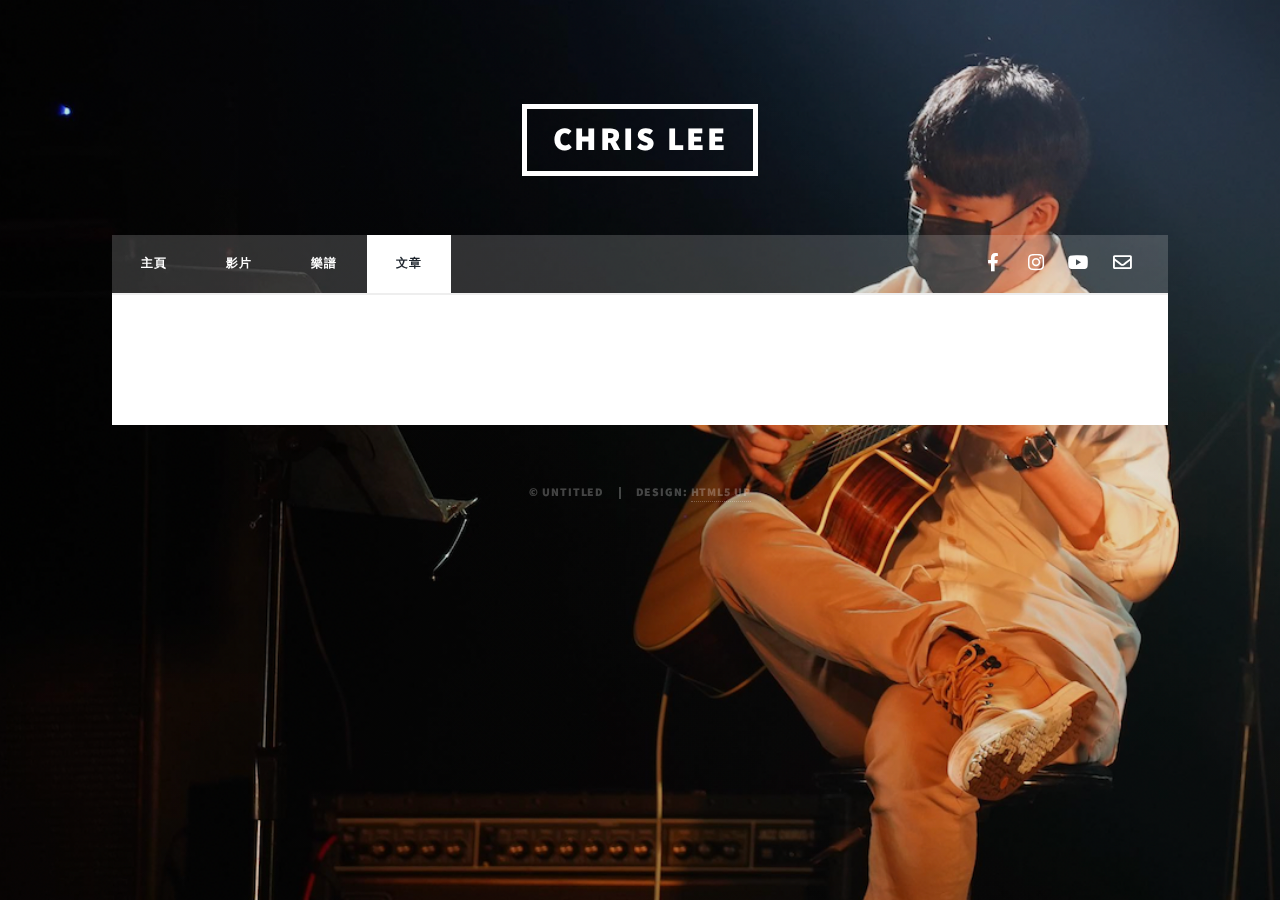
<file: post.html>
<!DOCTYPE HTML>
<!--
	Massively by HTML5 UP
	html5up.net | @ajlkn
	Free for personal and commercial use under the CCA 3.0 license (html5up.net/license)
-->
<html>
	<head>
		<title>Chris Lee</title>
		<meta charset="utf-8" />
		<meta name="viewport" content="width=device-width, initial-scale=1, user-scalable=no" />
		<link rel="stylesheet" href="assets/css/main.css" />
		<noscript><link rel="stylesheet" href="assets/css/noscript.css" /></noscript>
	</head>
	<body class="is-preload">

		<!-- Wrapper -->
		<div id="wrapper">

			<!-- Header -->
			<header id="header">
				<a href="index.html" class="logo">Chris Lee</a>
			</header>

			<!-- Nav -->
			<nav id="nav">
				<ul class="links">
					<!-- <li><a href="index.html">This is Massively</a></li>
					<li class="active"><a href="generic.html">Generic Page</a></li>
					<li><a href="elements.html">Elements Reference</a></li> -->
					<li><a href="index.html">主頁</a></li>
					<li><a href="video.html">影片</a></li>
					<li><a href="tab.html">樂譜</a></li>
					<li class="active"><a href="#">文章</a></li>
				</ul>
				<ul class="icons">
					<li><a target="_blank" href="https://www.facebook.com/profile.php?id=100001087827668" class="icon brands fa-facebook-f"><span class="label">Facebook</span></a></li>
					<li><a target="_blank" href="https://www.instagram.com/jnfem112/" class="icon brands fa-instagram"><span class="label">Instagram</span></a></li>
					<!-- <li><a href="#" class="icon brands fa-twitter"><span class="label">Twitter</span></a></li> -->
					<li><a target="_blank" href="https://www.youtube.com/channel/UCLvYavMioJx2j9HHWynHsKA" class="icon brands fa-youtube"><span class="label">YouTube</span></a></li>
					<li><a target="_blank" href="jnfem112@gmail.com" class="icon fa-solid fa-envelope"><span class="label">Mail</span></a></li>
					<!-- <li><a href="#" class="icon brands fa-github"><span class="label">GitHub</span></a></li> -->
				</ul>
			</nav>

			<!-- Main -->
			<div id="main">

				<!-- Posts -->
				<section class="posts" id="posts"></section>

				<!-- Footer -->
				<footer>
					<div class="pagination" id="pagination"></div>
				</footer>

			</div>

			<!-- Footer -->
			<!-- <footer id="footer">
				<section>
					<form method="post" action="#">
						<div class="fields">
							<div class="field">
								<label for="name">Name</label>
								<input type="text" name="name" id="name" />
							</div>
							<div class="field">
								<label for="email">Email</label>
								<input type="text" name="email" id="email" />
							</div>
							<div class="field">
								<label for="message">Message</label>
								<textarea name="message" id="message" rows="3"></textarea>
							</div>
						</div>
						<ul class="actions">
							<li><input type="submit" value="Send Message" /></li>
						</ul>
					</form>
				</section>
				<section class="split contact">
					<section class="alt">
						<h3>Address</h3>
						<p>1234 Somewhere Road #87257<br />
						Nashville, TN 00000-0000</p>
					</section>
					<section>
						<h3>Phone</h3>
						<p><a href="#">(000) 000-0000</a></p>
					</section>
					<section>
						<h3>Email</h3>
						<p><a href="#">info@untitled.tld</a></p>
					</section>
					<section>
						<h3>Social</h3>
						<ul class="icons alt">
							<li><a href="#" class="icon brands alt fa-twitter"><span class="label">Twitter</span></a></li>
							<li><a href="#" class="icon brands alt fa-facebook-f"><span class="label">Facebook</span></a></li>
							<li><a href="#" class="icon brands alt fa-instagram"><span class="label">Instagram</span></a></li>
							<li><a href="#" class="icon brands alt fa-github"><span class="label">GitHub</span></a></li>
						</ul>
					</section>
				</section>
			</footer> -->

			<!-- Copyright -->
			<div id="copyright">
				<ul><li>&copy; Untitled</li><li>Design: <a href="https://html5up.net">HTML5 UP</a></li></ul>
			</div>

		</div>

		<!-- Scripts -->
		<script src="assets/js/jquery.min.js"></script>
		<script src="assets/js/jquery.scrollex.min.js"></script>
		<script src="assets/js/jquery.scrolly.min.js"></script>
		<script src="assets/js/browser.min.js"></script>
		<script src="assets/js/breakpoints.min.js"></script>
		<script src="assets/js/util.js"></script>
		<script src="assets/js/main.js"></script>

	</body>
</html>

<script>
	$(document).ready(function() {
		function update_articles_and_pagination(articles , current_page , article_per_page)
		{
			let number_of_page = Math.ceil(articles.length / article_per_page);
			let html , count = 0;

			// update articles
			for (let i = article_per_page * (current_page - 1) ; i < Math.min(article_per_page * current_page , articles.length) ; i++)
			{
				html += `
					<article>
						<header>
							<span class="date">${articles[i]["date"]}</span>
							<h2><a href="#">${articles[i]["title"]}</a></h2>
						</header>
						<a href="#" class="image fit"><img src="${articles[i]["image"]}" alt="" /></a>
						<ul class="actions special">
							<li><a href="${articles[i]["href"]}" class="button">View</a></li>
						</ul>
					</article>
				`

				count++;
			}

			if ($(window).width() > 786 && count % 2 == 1)
				html += "<article></article>";

			$("#posts").html(html);

			// update pagination
			html = "";

			if (current_page > 1)
				html += `
					<a href="#posts" class="previous" id="previous_page">Prev</a>
				`;

			if (current_page < number_of_page)
				html += `
					<a href="#posts" class="next" id="next_page">Next</a>
				`;

			$("#pagination").html(html);
			
			if (current_page > 1)
				$("#previous_page").click(function() {
					update_articles_and_pagination(articles , current_page - 1 , article_per_page);
				});
			
			if (current_page < number_of_page)
				$("#next_page").click(function() {
					update_articles_and_pagination(articles , current_page + 1 , article_per_page);
				});
		}

		$.getJSON("article.json" , function(data) {
			let articles = [];
			for (let i = 0 ; i < data.length ; i++)
				if (data[i]['category'] == 'post')
					articles.push(data[i]);

			let article_per_page = 10;
			update_articles_and_pagination(articles , 1 , article_per_page);
		});
		
		$(window).resize(function() {
			if ($(window).width() > 786)
			{
				if ($("#posts article").length % 2 == 1)
				{
					let html = $("#posts").html();
					html += "<article></article>";
					$("#posts").html(html);
				}
			}
			else
			{
				if (!$("#posts article").last().html())
					$("#posts article").last().remove();
			}
		});
	});
</script>
</file>
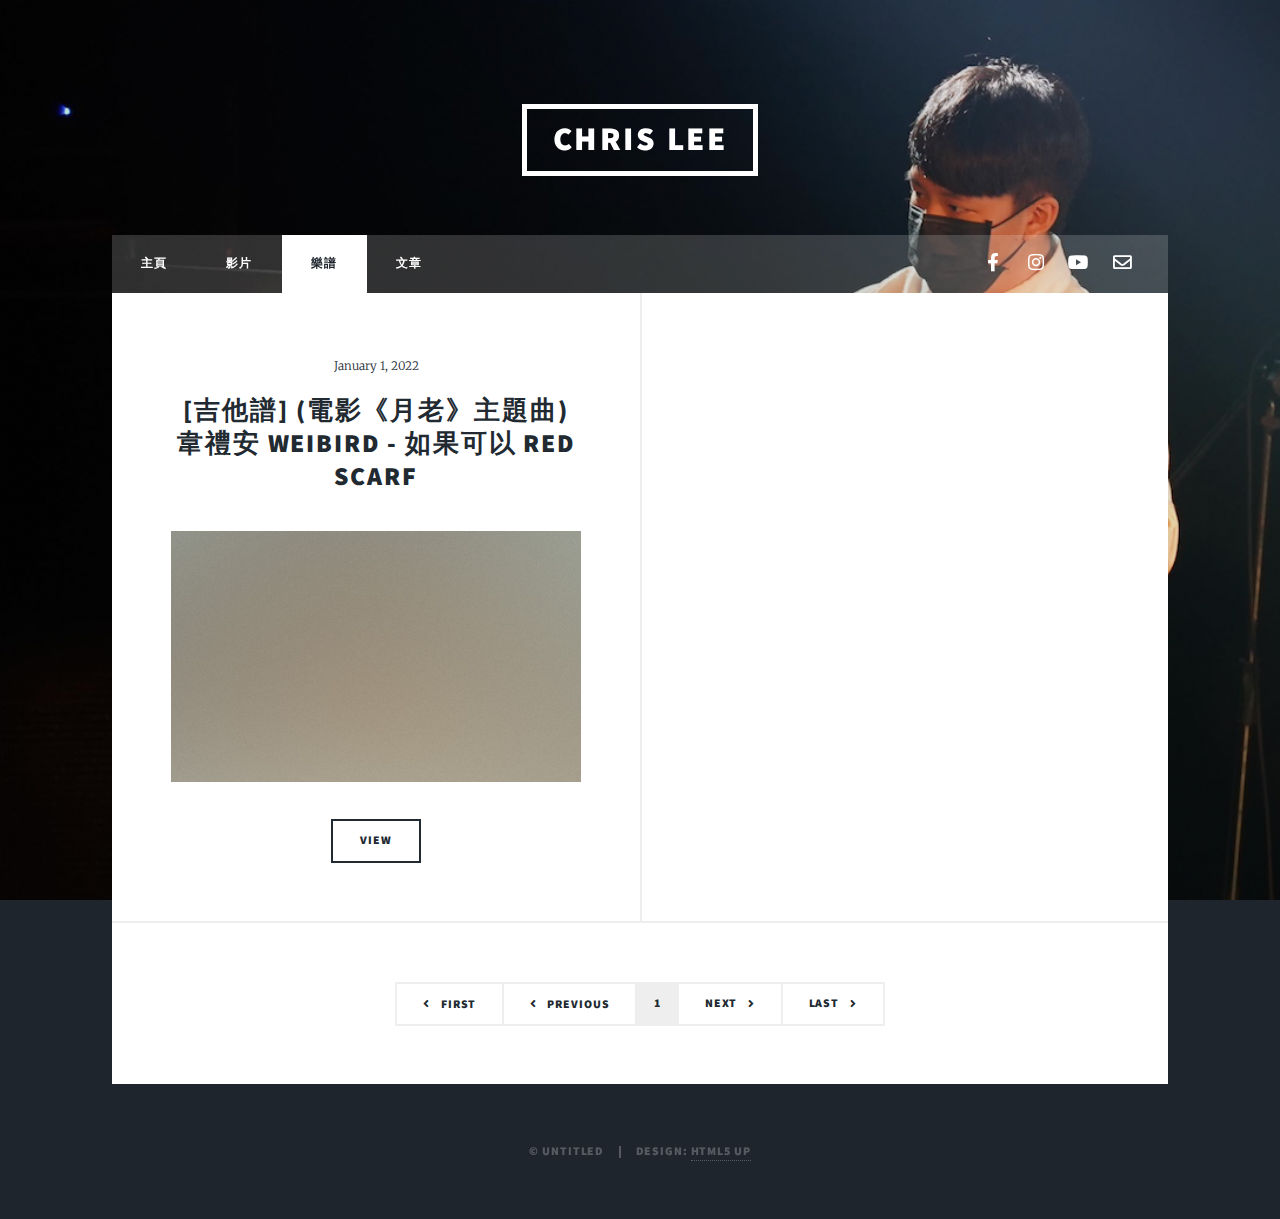
<file: tab.html>
<!DOCTYPE HTML>
<!--
	Massively by HTML5 UP
	html5up.net | @ajlkn
	Free for personal and commercial use under the CCA 3.0 license (html5up.net/license)
-->
<html>
	<head>
		<title>Chris Lee</title>
		<meta charset="utf-8" />
		<meta name="viewport" content="width=device-width, initial-scale=1, user-scalable=no" />
		<link rel="stylesheet" href="assets/css/main.css" />
		<noscript><link rel="stylesheet" href="assets/css/noscript.css" /></noscript>
	</head>
	<body class="is-preload">

		<!-- Wrapper -->
		<div id="wrapper">

			<!-- Header -->
			<header id="header">
				<a href="index.html" class="logo">Chris Lee</a>
			</header>

			<!-- Nav -->
			<nav id="nav">
				<ul class="links">
					<!-- <li><a href="index.html">This is Massively</a></li>
					<li class="active"><a href="generic.html">Generic Page</a></li>
					<li><a href="elements.html">Elements Reference</a></li> -->
					<li><a href="index.html">主頁</a></li>
					<li><a href="video.html">影片</a></li>
					<li class="active"><a href="#">樂譜</a></li>
					<li><a href="post.html">文章</a></li>
				</ul>
				<ul class="icons">
					<li><a href="#" class="icon brands fa-facebook-f"><span class="label">Facebook</span></a></li>
					<li><a href="#" class="icon brands fa-instagram"><span class="label">Instagram</span></a></li>
					<!-- <li><a href="#" class="icon brands fa-twitter"><span class="label">Twitter</span></a></li> -->
					<li><a href="#" class="icon brands fa-youtube"><span class="label">YouTube</span></a></li>
					<li><a href="#" class="icon fa-solid fa-envelope"><span class="label">Mail</span></a></li>
					<!-- <li><a href="#" class="icon brands fa-github"><span class="label">GitHub</span></a></li> -->
				</ul>
			</nav>

			<!-- Main -->
			<div id="main">

				<!-- Posts -->
				<section class="posts" id="posts"></section>

				<!-- Footer -->
				<footer>
					<div class="pagination" id="pagination"></div>
				</footer>

			</div>

			<!-- Footer -->
			<!-- <footer id="footer">
				<section>
					<form method="post" action="#">
						<div class="fields">
							<div class="field">
								<label for="name">Name</label>
								<input type="text" name="name" id="name" />
							</div>
							<div class="field">
								<label for="email">Email</label>
								<input type="text" name="email" id="email" />
							</div>
							<div class="field">
								<label for="message">Message</label>
								<textarea name="message" id="message" rows="3"></textarea>
							</div>
						</div>
						<ul class="actions">
							<li><input type="submit" value="Send Message" /></li>
						</ul>
					</form>
				</section>
				<section class="split contact">
					<section class="alt">
						<h3>Address</h3>
						<p>1234 Somewhere Road #87257<br />
						Nashville, TN 00000-0000</p>
					</section>
					<section>
						<h3>Phone</h3>
						<p><a href="#">(000) 000-0000</a></p>
					</section>
					<section>
						<h3>Email</h3>
						<p><a href="#">info@untitled.tld</a></p>
					</section>
					<section>
						<h3>Social</h3>
						<ul class="icons alt">
							<li><a href="#" class="icon brands alt fa-twitter"><span class="label">Twitter</span></a></li>
							<li><a href="#" class="icon brands alt fa-facebook-f"><span class="label">Facebook</span></a></li>
							<li><a href="#" class="icon brands alt fa-instagram"><span class="label">Instagram</span></a></li>
							<li><a href="#" class="icon brands alt fa-github"><span class="label">GitHub</span></a></li>
						</ul>
					</section>
				</section>
			</footer> -->

			<!-- Copyright -->
			<div id="copyright">
				<ul><li>&copy; Untitled</li><li>Design: <a href="https://html5up.net">HTML5 UP</a></li></ul>
			</div>

		</div>

		<!-- Scripts -->
		<script src="assets/js/jquery.min.js"></script>
		<script src="assets/js/jquery.scrollex.min.js"></script>
		<script src="assets/js/jquery.scrolly.min.js"></script>
		<script src="assets/js/browser.min.js"></script>
		<script src="assets/js/breakpoints.min.js"></script>
		<script src="assets/js/util.js"></script>
		<script src="assets/js/main.js"></script>

	</body>
</html>

<script>
	$(document).ready(function() {
		function update_articles_and_pagination(articles , current_page , article_per_page)
		{
			let number_of_page = Math.ceil(articles.length / article_per_page);
			let html , count = 0;

			// update articles
			html = "";
			for (let i = article_per_page * (current_page - 1) ; i < Math.min(article_per_page * current_page , articles.length) ; i++)
			{
				html += `
					<article>
						<header>
							<span class="date">${articles[i]["date"]}</span>
							<h2><a href="#">${articles[i]["title"]}</a></h2>
						</header>
						<a href="#" class="image fit"><img src="${articles[i]["image"]}" alt="" /></a>
						<ul class="actions special">
							<li><a href="#" class="button">View</a></li>
						</ul>
					</article>
				`

				count++;
			}

			if (count % 2 == 1)
				html += "<article></article>"

			$("#posts").html(html);

			// update pagination
			let start_page , end_page;
			if (articles.length == 0)
			{
				start_page = end_page = 1;
			}
			else if (current_page - 2 < 1)
			{
				start_page = 1;
				end_page = (number_of_page > 5)? 5 : number_of_page;
			}
			else if (current_page + 2 > number_of_page)
			{
				end_page = number_of_page;
				start_page = (number_of_page - 4 > 0)? number_of_page - 4 : 1;
			}
			else
			{
				start_page = current_page - 2;
				end_page = current_page + 2;
			}

			html = `
				<a href="#posts" class="previous" id="first_page">First</a>
				<a href="#posts" class="previous" id="previous_page">Previous</a>
			`;

			for (let page = start_page ; page <= end_page ; page++)
				html += `
					<a href="#posts" class="page ${(page == current_page)? "active" : ""}">${page}</a>
				`;

			html += `
				<!-- <span class="extra">&hellip;</span> -->
				<a href="#posts" class="next" id="next_page">Next</a>
				<a href="#posts" class="next" id="last_page">Last</a>
			`;

			$("#pagination").html(html);

			$(".page").click(function() {
				update_articles_and_pagination(articles , parseInt($(this).html()) , article_per_page);
			});
			
			$("#first_page").click(function() {
				update_articles_and_pagination(articles , 1 , article_per_page);
			});
			
			$("#previous_page").click(function() {
				update_articles_and_pagination(articles , Math.max(1 , current_page - 1) , article_per_page);
			});
			
			$("#next_page").click(function() {
				update_articles_and_pagination(articles , Math.min(number_of_page , current_page + 1) , article_per_page);
			});
			
			$("#last_page").click(function() {
				update_articles_and_pagination(articles , number_of_page , article_per_page);
			});
		}

		$.getJSON("article.json" , function(data) {
			let articles = [];
			for (let i = 0 ; i < data.length ; i++)
				if (data[i]['category'] == 'tab')
					articles.push(data[i]);

			let article_per_page = 10;
			update_articles_and_pagination(articles , 1 , article_per_page);
		});
	});
</script>
</file>
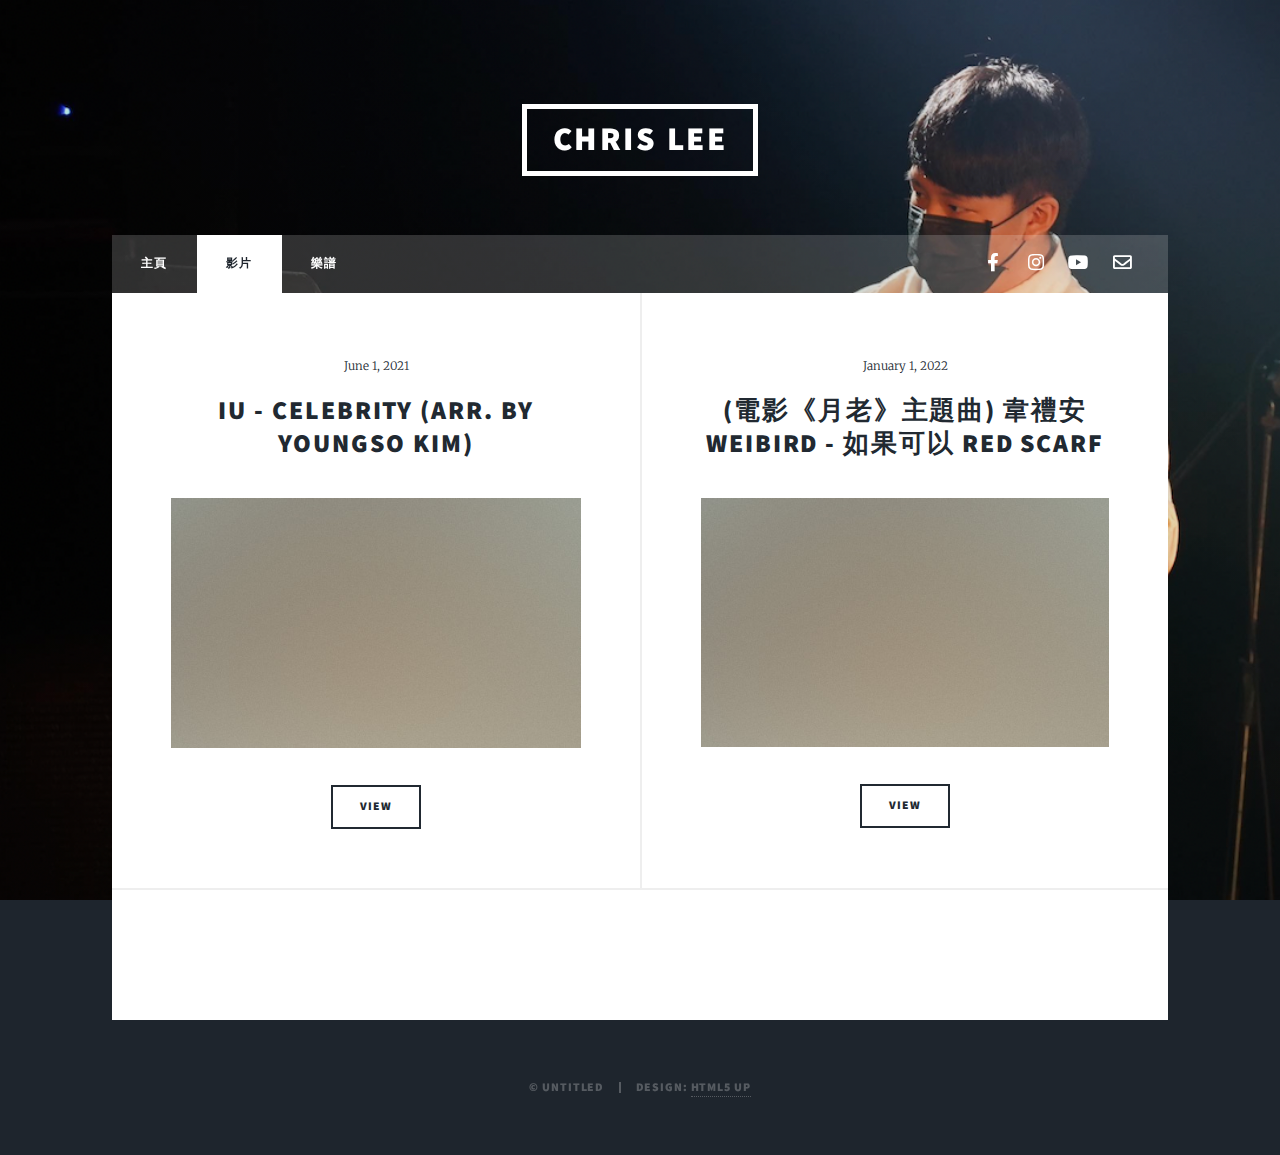
<file: video.html>
<!DOCTYPE HTML>
<!--
	Massively by HTML5 UP
	html5up.net | @ajlkn
	Free for personal and commercial use under the CCA 3.0 license (html5up.net/license)
-->
<html>
	<head>
		<title>Chris Lee</title>
		<meta charset="utf-8" />
		<meta name="viewport" content="width=device-width, initial-scale=1, user-scalable=no" />
		<link rel="stylesheet" href="assets/css/main.css" />
		<noscript><link rel="stylesheet" href="assets/css/noscript.css" /></noscript>
	</head>
	<body class="is-preload">

		<!-- Wrapper -->
		<div id="wrapper">

			<!-- Header -->
			<header id="header">
				<a href="index.html" class="logo">Chris Lee</a>
			</header>

			<!-- Nav -->
			<nav id="nav">
				<ul class="links">
					<!-- <li><a href="index.html">This is Massively</a></li>
					<li class="active"><a href="generic.html">Generic Page</a></li>
					<li><a href="elements.html">Elements Reference</a></li> -->
					<li><a href="index.html">主頁</a></li>
					<li class="active"><a href="#">影片</a></li>
					<li><a href="tab.html">樂譜</a></li>
					<!-- <li><a href="post.html">文章</a></li> -->
				</ul>
				<ul class="icons">
					<li><a target="_blank" href="https://www.facebook.com/profile.php?id=100001087827668" class="icon brands fa-facebook-f"><span class="label">Facebook</span></a></li>
					<li><a target="_blank" href="https://www.instagram.com/jnfem112/" class="icon brands fa-instagram"><span class="label">Instagram</span></a></li>
					<!-- <li><a href="#" class="icon brands fa-twitter"><span class="label">Twitter</span></a></li> -->
					<li><a target="_blank" href="https://www.youtube.com/channel/UCLvYavMioJx2j9HHWynHsKA" class="icon brands fa-youtube"><span class="label">YouTube</span></a></li>
					<li><a target="_blank" href="jnfem112@gmail.com" class="icon fa-solid fa-envelope"><span class="label">Mail</span></a></li>
					<!-- <li><a href="#" class="icon brands fa-github"><span class="label">GitHub</span></a></li> -->
				</ul>
			</nav>

			<!-- Main -->
			<div id="main">

				<!-- Posts -->
				<section class="posts" id="posts"></section>

				<!-- Footer -->
				<footer>
					<div class="pagination" id="pagination"></div>
				</footer>

			</div>

			<!-- Footer -->
			<!-- <footer id="footer">
				<section>
					<form method="post" action="#">
						<div class="fields">
							<div class="field">
								<label for="name">Name</label>
								<input type="text" name="name" id="name" />
							</div>
							<div class="field">
								<label for="email">Email</label>
								<input type="text" name="email" id="email" />
							</div>
							<div class="field">
								<label for="message">Message</label>
								<textarea name="message" id="message" rows="3"></textarea>
							</div>
						</div>
						<ul class="actions">
							<li><input type="submit" value="Send Message" /></li>
						</ul>
					</form>
				</section>
				<section class="split contact">
					<section class="alt">
						<h3>Address</h3>
						<p>1234 Somewhere Road #87257<br />
						Nashville, TN 00000-0000</p>
					</section>
					<section>
						<h3>Phone</h3>
						<p><a href="#">(000) 000-0000</a></p>
					</section>
					<section>
						<h3>Email</h3>
						<p><a href="#">info@untitled.tld</a></p>
					</section>
					<section>
						<h3>Social</h3>
						<ul class="icons alt">
							<li><a href="#" class="icon brands alt fa-twitter"><span class="label">Twitter</span></a></li>
							<li><a href="#" class="icon brands alt fa-facebook-f"><span class="label">Facebook</span></a></li>
							<li><a href="#" class="icon brands alt fa-instagram"><span class="label">Instagram</span></a></li>
							<li><a href="#" class="icon brands alt fa-github"><span class="label">GitHub</span></a></li>
						</ul>
					</section>
				</section>
			</footer> -->

			<!-- Copyright -->
			<div id="copyright">
				<ul><li>&copy; Untitled</li><li>Design: <a href="https://html5up.net">HTML5 UP</a></li></ul>
			</div>

		</div>

		<!-- Scripts -->
		<script src="assets/js/jquery.min.js"></script>
		<script src="assets/js/jquery.scrollex.min.js"></script>
		<script src="assets/js/jquery.scrolly.min.js"></script>
		<script src="assets/js/browser.min.js"></script>
		<script src="assets/js/breakpoints.min.js"></script>
		<script src="assets/js/util.js"></script>
		<script src="assets/js/main.js"></script>

	</body>
</html>

<script>
	$(document).ready(function() {
		function update_articles_and_pagination(articles , current_page , article_per_page)
		{
			let number_of_page = Math.ceil(articles.length / article_per_page);
			let html , count = 0;

			// update articles
			html = "";
			for (let i = article_per_page * (current_page - 1) ; i < Math.min(article_per_page * current_page , articles.length) ; i++)
			{
				html += `
					<article>
						<header>
							<span class="date">${articles[i]["date"]}</span>
							<h2><a href="#">${articles[i]["title"]}</a></h2>
						</header>
						<a href="#" class="image fit"><img src="${articles[i]["image"]}" alt="" /></a>
						<ul class="actions special">
							<li><a href="${articles[i]["href"]}" class="button">View</a></li>
						</ul>
					</article>
				`

				count++;
			}

			if ($(window).width() > 786 && count % 2 == 1)
				html += "<article></article>";

			$("#posts").html(html);

			// update pagination
			html = "";

			if (current_page > 1)
				html += `
					<a href="#posts" class="previous" id="previous_page">Prev</a>
				`;

			if (current_page < number_of_page)
				html += `
					<a href="#posts" class="next" id="next_page">Next</a>
				`;

			$("#pagination").html(html);

			if (current_page > 1)
				$("#previous_page").click(function() {
					update_articles_and_pagination(articles , current_page - 1 , article_per_page);
				});

			if (current_page < number_of_page)
				$("#next_page").click(function() {
					update_articles_and_pagination(articles , current_page + 1 , article_per_page);
				});
		}

		$.getJSON("article.json" , function(data) {
			let articles = [];
			for (let i = 0 ; i < data.length ; i++)
				if (data[i]['category'] == 'video')
					articles.push(data[i]);

			let article_per_page = 10;
			update_articles_and_pagination(articles , 1 , article_per_page);
		});

		$(window).resize(function() {
			if ($(window).width() > 786)
			{
				if ($("#posts article").length % 2 == 1)
				{
					let html = $("#posts").html();
					html += "<article></article>";
					$("#posts").html(html);
				}
			}
			else
			{
				if (!$("#posts article").last().html())
					$("#posts article").last().remove();
			}
		});
	});
</script>
</file>
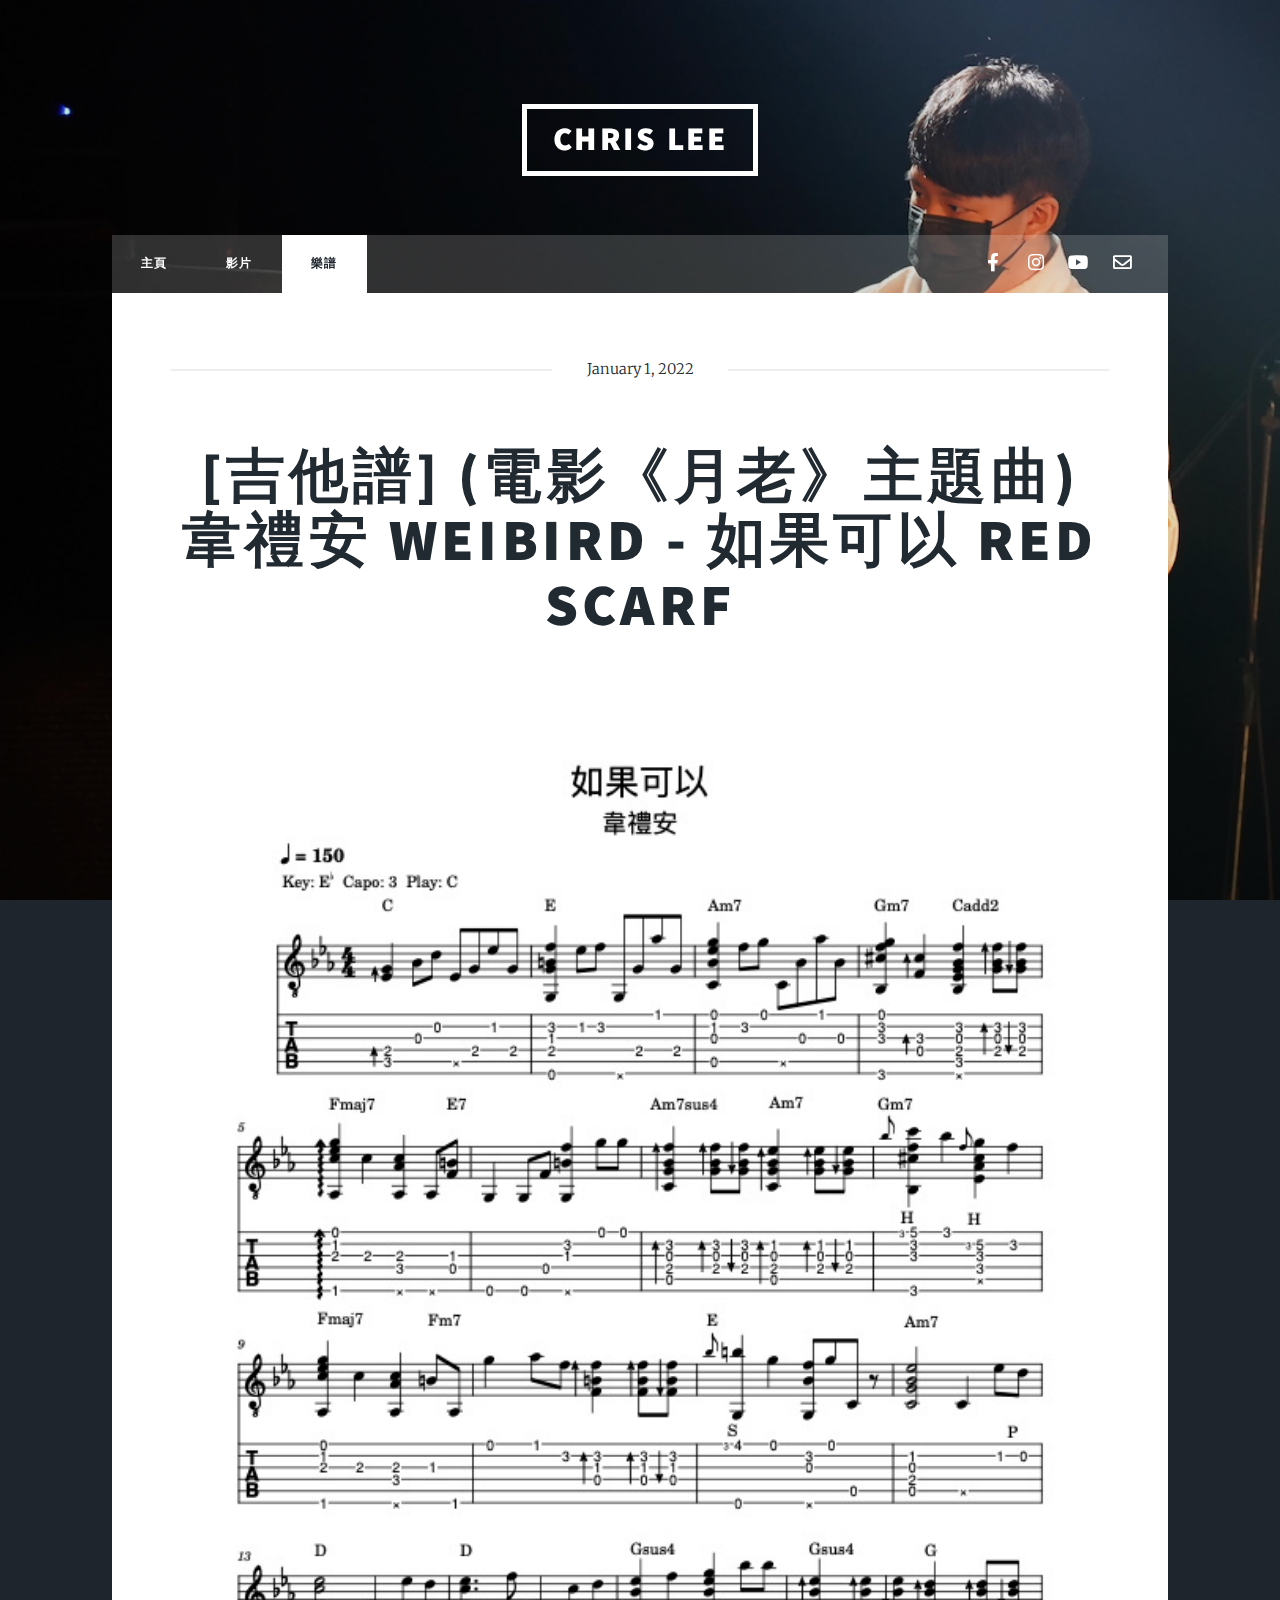
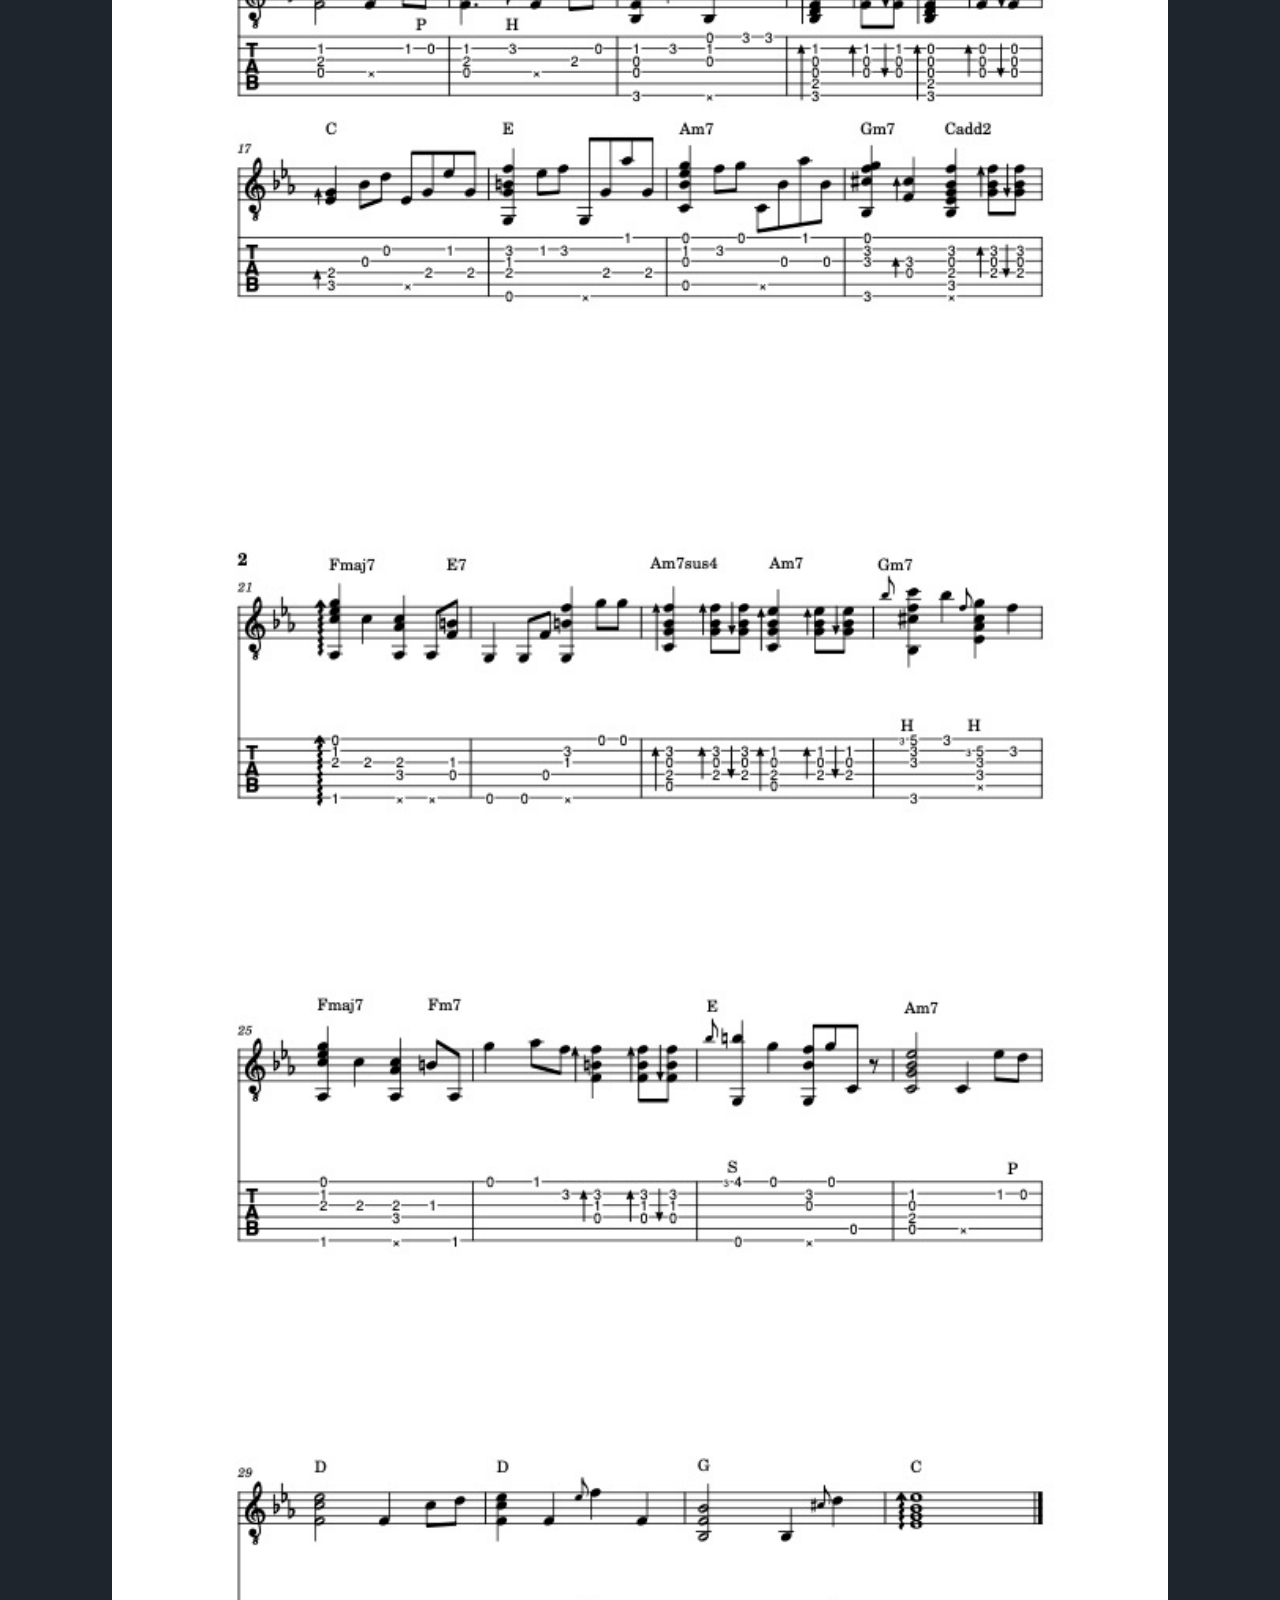
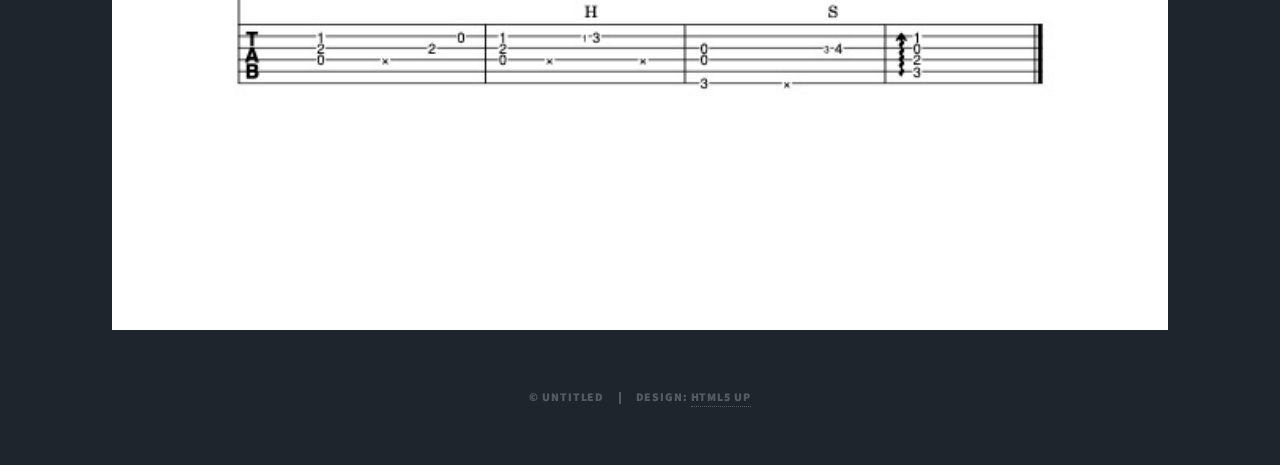
<file: tab/韋禮安_如果可以.html>
<!DOCTYPE HTML>
<!--
	Massively by HTML5 UP
	html5up.net | @ajlkn
	Free for personal and commercial use under the CCA 3.0 license (html5up.net/license)
-->
<html>
	<head>
		<title>Chris Lee</title>
		<meta charset="utf-8" />
		<meta name="viewport" content="width=device-width, initial-scale=1, user-scalable=no" />
		<link rel="stylesheet" href="../assets/css/main.css" />
		<noscript><link rel="stylesheet" href="../assets/css/noscript.css" /></noscript>
		<style>
			.video-container {
				position: relative;
				width: 100%;
				height: 0;
				padding-bottom: 56.25%;
				margin-bottom: 25px;
			}

			.video {
				position: absolute;
				top: 0;
				left: 0;
				width: 100%;
				height: 100%;
			}
		</style>
	</head>
	<body class="is-preload">

		<!-- Wrapper -->
		<div id="wrapper">

			<!-- Header -->
			<header id="header">
				<a href="../index.html" class="logo">Chris Lee</a>
			</header>

			<!-- Nav -->
			<nav id="nav">
				<ul class="links">
					<!-- <li><a href="index.html">This is Massively</a></li>
					<li class="active"><a href="generic.html">Generic Page</a></li>
					<li><a href="elements.html">Elements Reference</a></li> -->
					<li><a href="../index.html">主頁</a></li>
					<li><a href="../video.html">影片</a></li>
					<li class="active"><a href="../tab.html">樂譜</a></li>
					<!-- <li><a href="post.html">文章</a></li> -->
				</ul>
				<ul class="icons">
					<li><a target="_blank" href="https://www.facebook.com/profile.php?id=100001087827668" class="icon brands fa-facebook-f"><span class="label">Facebook</span></a></li>
					<li><a target="_blank" href="https://www.instagram.com/jnfem112/" class="icon brands fa-instagram"><span class="label">Instagram</span></a></li>
					<!-- <li><a href="#" class="icon brands fa-twitter"><span class="label">Twitter</span></a></li> -->
					<li><a target="_blank" href="https://www.youtube.com/channel/UCLvYavMioJx2j9HHWynHsKA" class="icon brands fa-youtube"><span class="label">YouTube</span></a></li>
					<li><a target="_blank" href="jnfem112@gmail.com" class="icon fa-solid fa-envelope"><span class="label">Mail</span></a></li>
					<!-- <li><a href="#" class="icon brands fa-github"><span class="label">GitHub</span></a></li> -->
				</ul>
			</nav>

			<!-- Main -->
			<div id="main">

				<!-- Posts -->
				<section class="post">
					<header class="major">
						<span class="date">January 1, 2022</span>
						<h1>[吉他譜] (電影《月老》主題曲) 韋禮安 WeiBird - 如果可以 Red Scarf</h1>
					</header>
					<img class="image main" src="image/韋禮安_如果可以_1.jpg">
					<img class="image main" src="image/韋禮安_如果可以_2.jpg">
				</section>

			</div>

			<!-- Footer -->
			<!-- <footer id="footer">
				<section>
					<form method="post" action="#">
						<div class="fields">
							<div class="field">
								<label for="name">Name</label>
								<input type="text" name="name" id="name" />
							</div>
							<div class="field">
								<label for="email">Email</label>
								<input type="text" name="email" id="email" />
							</div>
							<div class="field">
								<label for="message">Message</label>
								<textarea name="message" id="message" rows="3"></textarea>
							</div>
						</div>
						<ul class="actions">
							<li><input type="submit" value="Send Message" /></li>
						</ul>
					</form>
				</section>
				<section class="split contact">
					<section class="alt">
						<h3>Address</h3>
						<p>1234 Somewhere Road #87257<br />
						Nashville, TN 00000-0000</p>
					</section>
					<section>
						<h3>Phone</h3>
						<p><a href="#">(000) 000-0000</a></p>
					</section>
					<section>
						<h3>Email</h3>
						<p><a href="#">info@untitled.tld</a></p>
					</section>
					<section>
						<h3>Social</h3>
						<ul class="icons alt">
							<li><a href="#" class="icon brands alt fa-twitter"><span class="label">Twitter</span></a></li>
							<li><a href="#" class="icon brands alt fa-facebook-f"><span class="label">Facebook</span></a></li>
							<li><a href="#" class="icon brands alt fa-instagram"><span class="label">Instagram</span></a></li>
							<li><a href="#" class="icon brands alt fa-github"><span class="label">GitHub</span></a></li>
						</ul>
					</section>
				</section>
			</footer> -->

			<!-- Copyright -->
			<div id="copyright">
				<ul><li>&copy; Untitled</li><li>Design: <a href="https://html5up.net">HTML5 UP</a></li></ul>
			</div>

		</div>

		<!-- Scripts -->
		<script src="../assets/js/jquery.min.js"></script>
		<script src="../assets/js/jquery.scrollex.min.js"></script>
		<script src="../assets/js/jquery.scrolly.min.js"></script>
		<script src="../assets/js/browser.min.js"></script>
		<script src="../assets/js/breakpoints.min.js"></script>
		<script src="../assets/js/util.js"></script>
		<script src="../assets/js/main.js"></script>

	</body>
</html>
</file>
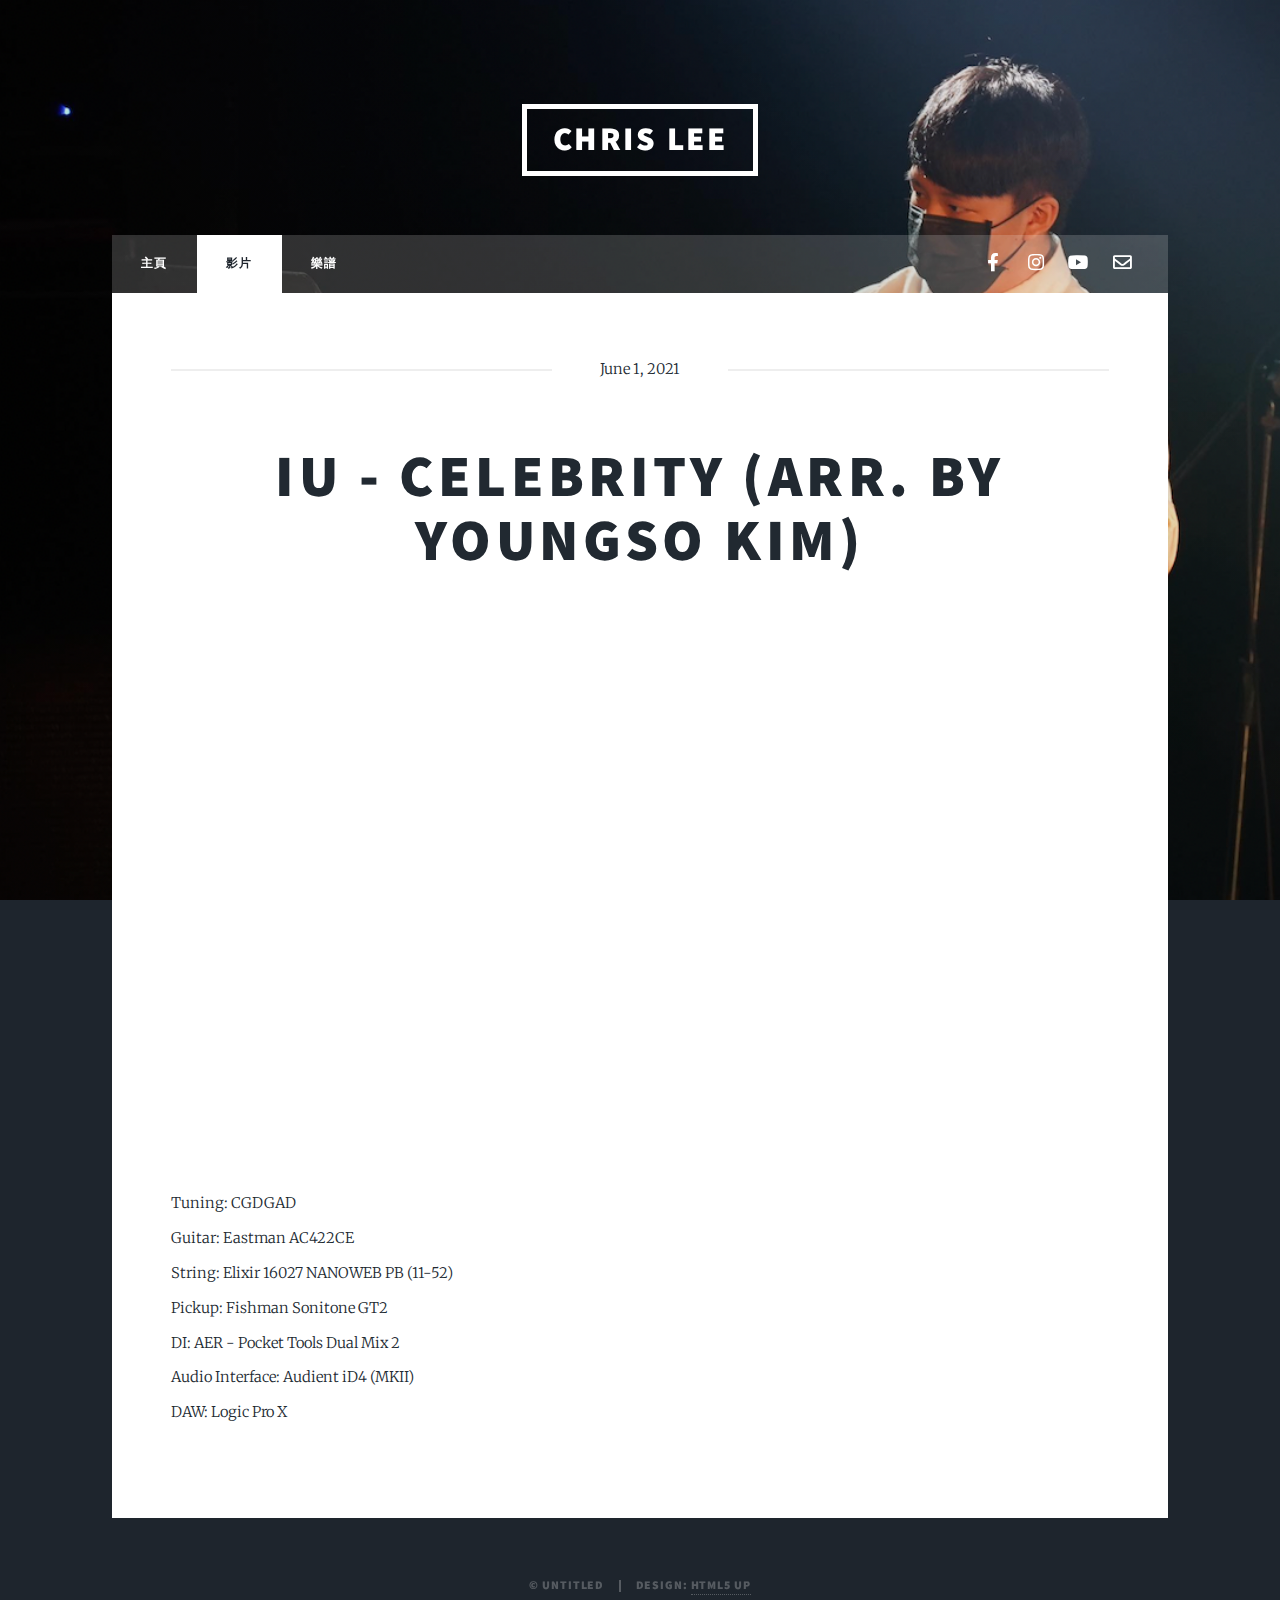
<file: video/iu_celebrity.html>
<!DOCTYPE HTML>
<!--
	Massively by HTML5 UP
	html5up.net | @ajlkn
	Free for personal and commercial use under the CCA 3.0 license (html5up.net/license)
-->
<html>
	<head>
		<title>Chris Lee</title>
		<meta charset="utf-8" />
		<meta name="viewport" content="width=device-width, initial-scale=1, user-scalable=no" />
		<link rel="stylesheet" href="../assets/css/main.css" />
		<noscript><link rel="stylesheet" href="../assets/css/noscript.css" /></noscript>
		<style>
			.video-container {
				position: relative;
				width: 100%;
				height: 0;
				padding-bottom: 56.25%;
				margin-bottom: 25px;
			}

			.video {
				position: absolute;
				top: 0;
				left: 0;
				width: 100%;
				height: 100%;
			}
		</style>
	</head>
	<body class="is-preload">

		<!-- Wrapper -->
		<div id="wrapper">

			<!-- Header -->
			<header id="header">
				<a href="../index.html" class="logo">Chris Lee</a>
			</header>

			<!-- Nav -->
			<nav id="nav">
				<ul class="links">
					<!-- <li><a href="index.html">This is Massively</a></li>
					<li class="active"><a href="generic.html">Generic Page</a></li>
					<li><a href="elements.html">Elements Reference</a></li> -->
					<li><a href="../index.html">主頁</a></li>
					<li class="active"><a href="../video.html">影片</a></li>
					<li><a href="../tab.html">樂譜</a></li>
					<!-- <li><a href="post.html">文章</a></li> -->
				</ul>
				<ul class="icons">
					<li><a target="_blank" href="https://www.facebook.com/profile.php?id=100001087827668" class="icon brands fa-facebook-f"><span class="label">Facebook</span></a></li>
					<li><a target="_blank" href="https://www.instagram.com/jnfem112/" class="icon brands fa-instagram"><span class="label">Instagram</span></a></li>
					<!-- <li><a href="#" class="icon brands fa-twitter"><span class="label">Twitter</span></a></li> -->
					<li><a target="_blank" href="https://www.youtube.com/channel/UCLvYavMioJx2j9HHWynHsKA" class="icon brands fa-youtube"><span class="label">YouTube</span></a></li>
					<li><a target="_blank" href="jnfem112@gmail.com" class="icon fa-solid fa-envelope"><span class="label">Mail</span></a></li>
					<!-- <li><a href="#" class="icon brands fa-github"><span class="label">GitHub</span></a></li> -->
				</ul>
			</nav>

			<!-- Main -->
			<div id="main">

				<!-- Posts -->
				<section class="post">
					<header class="major">
						<span class="date">June 1, 2021</span>
						<h1>IU - Celebrity (arr. by Youngso Kim)</h1>
					</header>
					<div class="video-container">
						<iframe class="video" src="https://www.youtube.com/embed/12uUjU5R8ck" title="IU - Celebrity | arranged by Youngso Kim (김영소) | short version" frameborder="0" allow="accelerometer; autoplay; clipboard-write; encrypted-media; gyroscope; picture-in-picture" allowfullscreen></iframe>
					</div>
					<p>
						Tuning: CGDGAD<br>
						Guitar: Eastman AC422CE<br>
						String: Elixir 16027 NANOWEB PB (11-52)<br>
						Pickup: Fishman Sonitone GT2<br>
						DI: AER - Pocket Tools Dual Mix 2<br>
						Audio Interface: Audient iD4 (MKII)<br>
						DAW: Logic Pro X
					</p>
				</section>

			</div>

			<!-- Footer -->
			<!-- <footer id="footer">
				<section>
					<form method="post" action="#">
						<div class="fields">
							<div class="field">
								<label for="name">Name</label>
								<input type="text" name="name" id="name" />
							</div>
							<div class="field">
								<label for="email">Email</label>
								<input type="text" name="email" id="email" />
							</div>
							<div class="field">
								<label for="message">Message</label>
								<textarea name="message" id="message" rows="3"></textarea>
							</div>
						</div>
						<ul class="actions">
							<li><input type="submit" value="Send Message" /></li>
						</ul>
					</form>
				</section>
				<section class="split contact">
					<section class="alt">
						<h3>Address</h3>
						<p>1234 Somewhere Road #87257<br />
						Nashville, TN 00000-0000</p>
					</section>
					<section>
						<h3>Phone</h3>
						<p><a href="#">(000) 000-0000</a></p>
					</section>
					<section>
						<h3>Email</h3>
						<p><a href="#">info@untitled.tld</a></p>
					</section>
					<section>
						<h3>Social</h3>
						<ul class="icons alt">
							<li><a href="#" class="icon brands alt fa-twitter"><span class="label">Twitter</span></a></li>
							<li><a href="#" class="icon brands alt fa-facebook-f"><span class="label">Facebook</span></a></li>
							<li><a href="#" class="icon brands alt fa-instagram"><span class="label">Instagram</span></a></li>
							<li><a href="#" class="icon brands alt fa-github"><span class="label">GitHub</span></a></li>
						</ul>
					</section>
				</section>
			</footer> -->

			<!-- Copyright -->
			<div id="copyright">
				<ul><li>&copy; Untitled</li><li>Design: <a href="https://html5up.net">HTML5 UP</a></li></ul>
			</div>

		</div>

		<!-- Scripts -->
		<script src="../assets/js/jquery.min.js"></script>
		<script src="../assets/js/jquery.scrollex.min.js"></script>
		<script src="../assets/js/jquery.scrolly.min.js"></script>
		<script src="../assets/js/browser.min.js"></script>
		<script src="../assets/js/breakpoints.min.js"></script>
		<script src="../assets/js/util.js"></script>
		<script src="../assets/js/main.js"></script>

	</body>
</html>
</file>
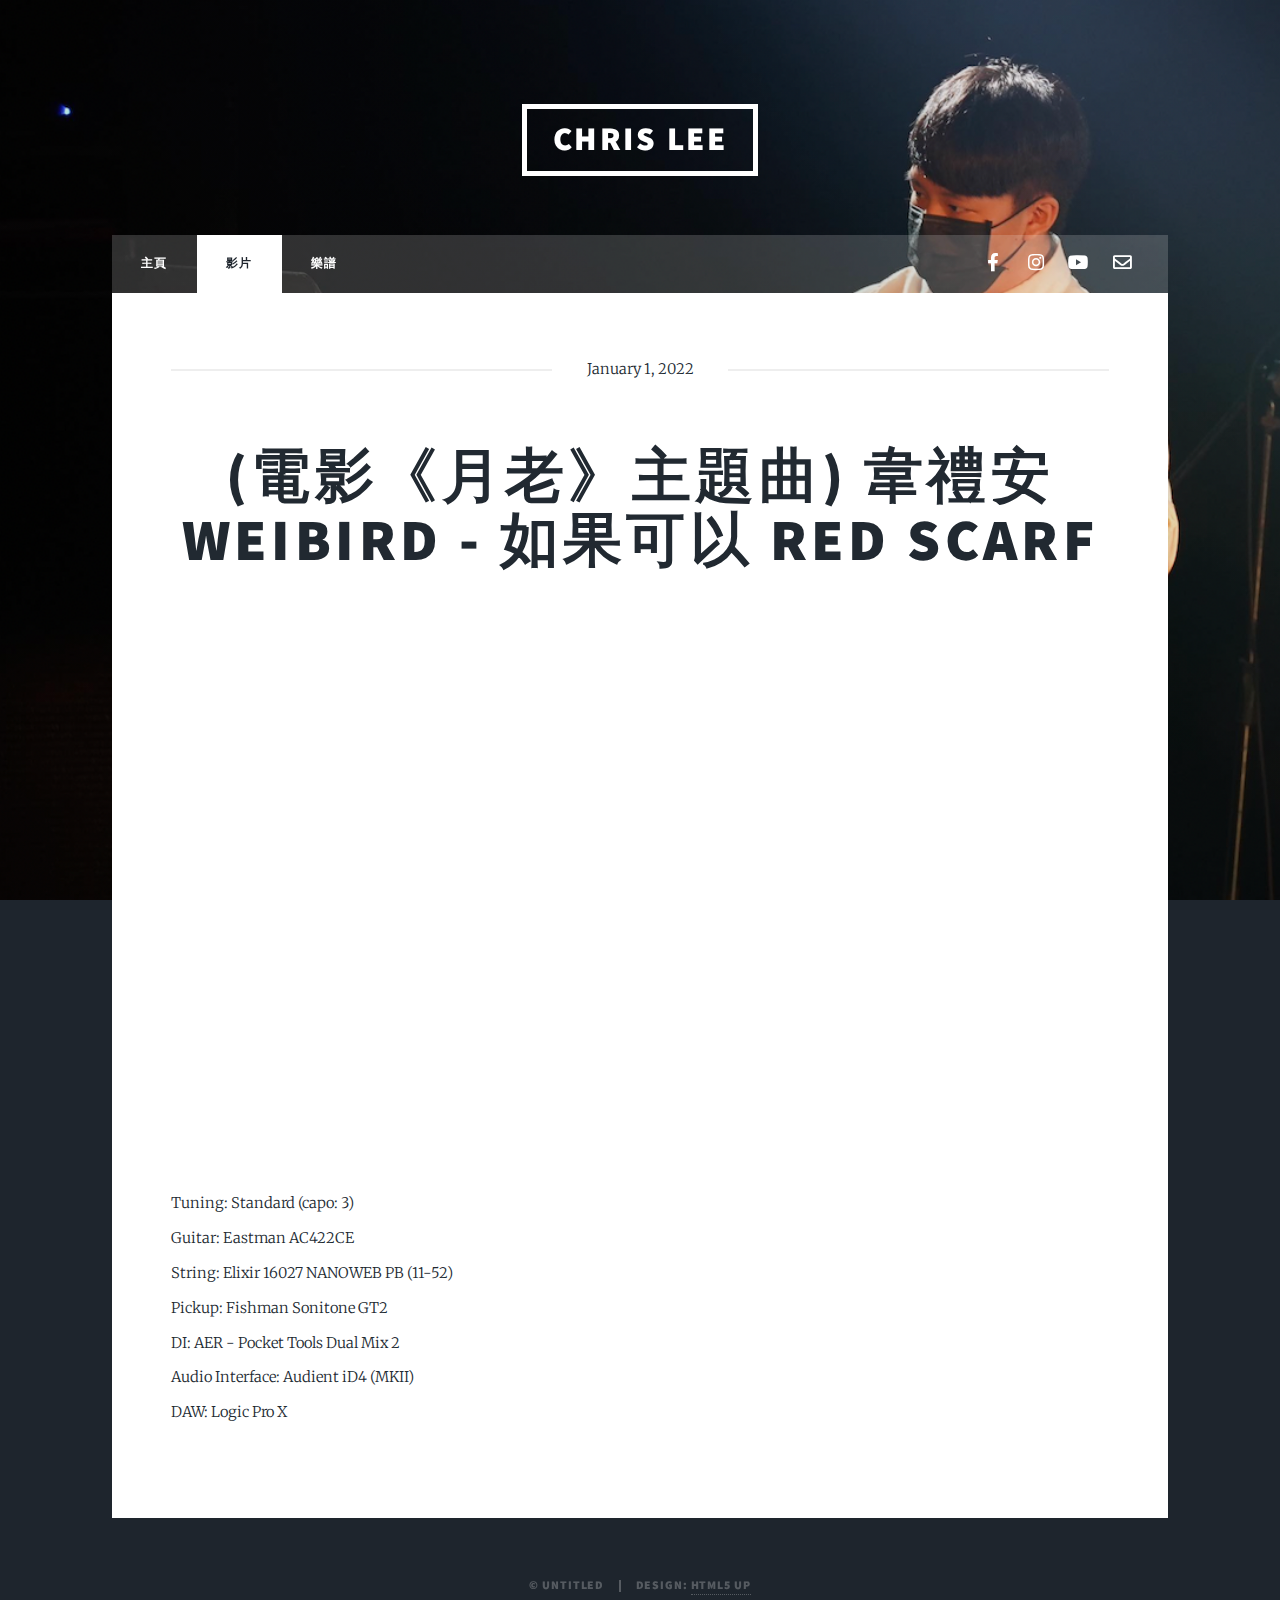
<file: video/韋禮安_如果可以.html>
<!DOCTYPE HTML>
<!--
	Massively by HTML5 UP
	html5up.net | @ajlkn
	Free for personal and commercial use under the CCA 3.0 license (html5up.net/license)
-->
<html>
	<head>
		<title>Chris Lee</title>
		<meta charset="utf-8" />
		<meta name="viewport" content="width=device-width, initial-scale=1, user-scalable=no" />
		<link rel="stylesheet" href="../assets/css/main.css" />
		<noscript><link rel="stylesheet" href="../assets/css/noscript.css" /></noscript>
		<style>
			.video-container {
				position: relative;
				width: 100%;
				height: 0;
				padding-bottom: 56.25%;
				margin-bottom: 25px;
			}

			.video {
				position: absolute;
				top: 0;
				left: 0;
				width: 100%;
				height: 100%;
			}
		</style>
	</head>
	<body class="is-preload">

		<!-- Wrapper -->
		<div id="wrapper">

			<!-- Header -->
			<header id="header">
				<a href="../index.html" class="logo">Chris Lee</a>
			</header>

			<!-- Nav -->
			<nav id="nav">
				<ul class="links">
					<!-- <li><a href="index.html">This is Massively</a></li>
					<li class="active"><a href="generic.html">Generic Page</a></li>
					<li><a href="elements.html">Elements Reference</a></li> -->
					<li><a href="../index.html">主頁</a></li>
					<li class="active"><a href="../video.html">影片</a></li>
					<li><a href="../tab.html">樂譜</a></li>
					<!-- <li><a href="post.html">文章</a></li> -->
				</ul>
				<ul class="icons">
					<li><a target="_blank" href="https://www.facebook.com/profile.php?id=100001087827668" class="icon brands fa-facebook-f"><span class="label">Facebook</span></a></li>
					<li><a target="_blank" href="https://www.instagram.com/jnfem112/" class="icon brands fa-instagram"><span class="label">Instagram</span></a></li>
					<!-- <li><a href="#" class="icon brands fa-twitter"><span class="label">Twitter</span></a></li> -->
					<li><a target="_blank" href="https://www.youtube.com/channel/UCLvYavMioJx2j9HHWynHsKA" class="icon brands fa-youtube"><span class="label">YouTube</span></a></li>
					<li><a target="_blank" href="jnfem112@gmail.com" class="icon fa-solid fa-envelope"><span class="label">Mail</span></a></li>
					<!-- <li><a href="#" class="icon brands fa-github"><span class="label">GitHub</span></a></li> -->
				</ul>
			</nav>

			<!-- Main -->
			<div id="main">

				<!-- Posts -->
				<section class="post">
					<header class="major">
						<span class="date">January 1, 2022</span>
						<h1>(電影《月老》主題曲) 韋禮安 WeiBird - 如果可以 Red Scarf</h1>
					</header>
					<div class="video-container">
						<iframe class="video" src="https://www.youtube.com/embed/XUeERbblows" title="(電影「月老」主題曲) 韋禮安 WeiBird - 如果可以 Red Scarf | Fingerstyle (吉他譜)" frameborder="0" allow="accelerometer; autoplay; clipboard-write; encrypted-media; gyroscope; picture-in-picture" allowfullscreen></iframe>
					</div>
					<p>
						Tuning: Standard (capo: 3)<br>
						Guitar: Eastman AC422CE<br>
						String: Elixir 16027 NANOWEB PB (11-52)<br>
						Pickup: Fishman Sonitone GT2<br>
						DI: AER - Pocket Tools Dual Mix 2<br>
						Audio Interface: Audient iD4 (MKII)<br>
						DAW: Logic Pro X
					</p>
				</section>

			</div>

			<!-- Footer -->
			<!-- <footer id="footer">
				<section>
					<form method="post" action="#">
						<div class="fields">
							<div class="field">
								<label for="name">Name</label>
								<input type="text" name="name" id="name" />
							</div>
							<div class="field">
								<label for="email">Email</label>
								<input type="text" name="email" id="email" />
							</div>
							<div class="field">
								<label for="message">Message</label>
								<textarea name="message" id="message" rows="3"></textarea>
							</div>
						</div>
						<ul class="actions">
							<li><input type="submit" value="Send Message" /></li>
						</ul>
					</form>
				</section>
				<section class="split contact">
					<section class="alt">
						<h3>Address</h3>
						<p>1234 Somewhere Road #87257<br />
						Nashville, TN 00000-0000</p>
					</section>
					<section>
						<h3>Phone</h3>
						<p><a href="#">(000) 000-0000</a></p>
					</section>
					<section>
						<h3>Email</h3>
						<p><a href="#">info@untitled.tld</a></p>
					</section>
					<section>
						<h3>Social</h3>
						<ul class="icons alt">
							<li><a href="#" class="icon brands alt fa-twitter"><span class="label">Twitter</span></a></li>
							<li><a href="#" class="icon brands alt fa-facebook-f"><span class="label">Facebook</span></a></li>
							<li><a href="#" class="icon brands alt fa-instagram"><span class="label">Instagram</span></a></li>
							<li><a href="#" class="icon brands alt fa-github"><span class="label">GitHub</span></a></li>
						</ul>
					</section>
				</section>
			</footer> -->

			<!-- Copyright -->
			<div id="copyright">
				<ul><li>&copy; Untitled</li><li>Design: <a href="https://html5up.net">HTML5 UP</a></li></ul>
			</div>

		</div>

		<!-- Scripts -->
		<script src="../assets/js/jquery.min.js"></script>
		<script src="../assets/js/jquery.scrollex.min.js"></script>
		<script src="../assets/js/jquery.scrolly.min.js"></script>
		<script src="../assets/js/browser.min.js"></script>
		<script src="../assets/js/breakpoints.min.js"></script>
		<script src="../assets/js/util.js"></script>
		<script src="../assets/js/main.js"></script>

	</body>
</html>
</file>
<file: assets/css/main.css>
@import url(fontawesome-all.min.css);
@import url("https://fonts.googleapis.com/css?family=Merriweather:300,700,300italic,700italic|Source+Sans+Pro:900");

/*
	Massively by HTML5 UP
	html5up.net | @ajlkn
	Free for personal and commercial use under the CCA 3.0 license (html5up.net/license)
*/

html, body, div, span, applet, object,
iframe, h1, h2, h3, h4, h5, h6, p, blockquote,
pre, a, abbr, acronym, address, big, cite,
code, del, dfn, em, img, ins, kbd, q, s, samp,
small, strike, strong, sub, sup, tt, var, b,
u, i, center, dl, dt, dd, ol, ul, li, fieldset,
form, label, legend, table, caption, tbody,
tfoot, thead, tr, th, td, article, aside,
canvas, details, embed, figure, figcaption,
footer, header, hgroup, menu, nav, output, ruby,
section, summary, time, mark, audio, video {
	margin: 0;
	padding: 0;
	border: 0;
	font-size: 100%;
	font: inherit;
	vertical-align: baseline;}

article, aside, details, figcaption, figure,
footer, header, hgroup, menu, nav, section {
	display: block;}

body {
	line-height: 1;
}

ol, ul {
	list-style: none;
}

blockquote, q {
	quotes: none;
}

	blockquote:before, blockquote:after, q:before, q:after {
		content: '';
		content: none;
	}

table {
	border-collapse: collapse;
	border-spacing: 0;
}

body {
	-webkit-text-size-adjust: none;
}

mark {
	background-color: transparent;
	color: inherit;
}

input::-moz-focus-inner {
	border: 0;
	padding: 0;
}

input, select, textarea {
	-moz-appearance: none;
	-webkit-appearance: none;
	-ms-appearance: none;
	appearance: none;
}

/* Basic */

	@-ms-viewport {
		width: device-width;
	}

	body {
		-ms-overflow-style: scrollbar;
	}

	@media screen and (max-width: 480px) {

		html, body {
			min-width: 320px;
		}

	}

	html {
		box-sizing: border-box;
	}

	*, *:before, *:after {
		box-sizing: inherit;
	}

	body {
		background-color: #1e252d;
	}

		body.is-preload *, body.is-preload *:before, body.is-preload *:after {
			-moz-animation: none !important;
			-webkit-animation: none !important;
			-ms-animation: none !important;
			animation: none !important;
			-moz-transition: none !important;
			-webkit-transition: none !important;
			-ms-transition: none !important;
			transition: none !important;
		}

/* Type */

	html {
		font-size: 16pt;
	}

		@media screen and (max-width: 1680px) {

			html {
				font-size: 12pt;
			}

		}

		@media screen and (max-width: 1280px) {

			html {
				font-size: 11pt;
			}

		}

		@media screen and (max-width: 360px) {

			html {
				font-size: 10pt;
			}

		}

	body {
		color: #212931;
	}

	body, input, select, textarea {
		font-family: "Merriweather", Georgia, serif;
		font-weight: 300;
		font-size: 1rem;
		line-height: 2.375;
	}

	a {
		-moz-transition: color 0.2s ease-in-out, background-color 0.2s ease-in-out, border-color 0.2s ease-in-out, box-shadow 0.2s ease-in-out;
		-webkit-transition: color 0.2s ease-in-out, background-color 0.2s ease-in-out, border-color 0.2s ease-in-out, box-shadow 0.2s ease-in-out;
		-ms-transition: color 0.2s ease-in-out, background-color 0.2s ease-in-out, border-color 0.2s ease-in-out, box-shadow 0.2s ease-in-out;
		transition: color 0.2s ease-in-out, background-color 0.2s ease-in-out, border-color 0.2s ease-in-out, box-shadow 0.2s ease-in-out;
		border-bottom: dotted 1px;
		text-decoration: none;
	}

		a:hover {
			border-bottom-color: transparent;
		}

	strong, b {
		font-weight: 600;
	}

	em, i {
		font-style: italic;
	}

	p {
		text-align: justify;
		margin: 0 0 2rem 0;
	}

	h1, h2, h3, h4, h5, h6 {
		font-family: "Source Sans Pro", Helvetica, sans-serif;
		font-weight: 900;
		line-height: 1.5;
		letter-spacing: 0.075em;
		text-transform: uppercase;
		margin: 0 0 1rem 0;
	}

		h1 a, h2 a, h3 a, h4 a, h5 a, h6 a {
			border-bottom: 0;
			color: inherit;
			text-decoration: none;
		}

	h1 {
		font-size: 4rem;
		line-height: 1.1;
		margin: 0 0 2rem 0;
	}

	h2 {
		font-size: 1.75rem;
		line-height: 1.3;
		margin: 0 0 1.5rem 0;
	}

	h3 {
		font-size: 1.25rem;
		margin: 0 0 1.5rem 0;
	}

	h4 {
		font-size: 1rem;
	}

	h5 {
		font-size: 0.9rem;
	}

	h6 {
		font-size: 0.8rem;
	}

	sub {
		font-size: 0.8rem;
		position: relative;
		top: 0.5rem;
	}

	sup {
		font-size: 0.8rem;
		position: relative;
		top: -0.5rem;
	}

	blockquote {
		border-left: solid 4px;
		font-style: italic;
		margin: 0 0 2rem 0;
		padding: 0.5rem 0 0.5rem 2rem;
	}

	code {
		border: solid 2px;
		font-family: "Courier New", monospace;
		font-size: 0.9rem;
		margin: 0 0.25rem;
		padding: 0.25rem 0.65rem;
	}

	pre {
		-webkit-overflow-scrolling: touch;
		font-family: "Courier New", monospace;
		font-size: 0.9rem;
		margin: 0 0 2rem 0;
	}

		pre code {
			display: block;
			line-height: 1.75;
			padding: 1rem 1.5rem;
			overflow-x: auto;
		}

	hr {
		border: 0;
		border-bottom: solid 2px;
		margin: 3rem 0;
	}

		hr.major {
			margin: 5rem 0;
		}

	.align-left {
		text-align: left;
	}

	.align-center {
		text-align: center;
	}

	.align-right {
		text-align: right;
	}

	input, select, textarea {
		color: #212931;
	}

	a {
		color: #212931;
		border-bottom-color: rgba(33, 41, 49, 0.5);
	}

		a:hover {
			border-bottom-color: transparent;
			color: silver !important;
		}

	strong, b {
		color: #212931;
	}

	h1, h2, h3, h4, h5, h6 {
		color: #212931;
	}

	blockquote {
		border-left-color: #eeeeee;
	}

	code {
		background: rgba(220, 220, 220, 0.25);
		border-color: #eeeeee;
	}

	hr {
		border-bottom-color: #eeeeee;
	}

/* Row */

	.row {
		display: flex;
		flex-wrap: wrap;
		box-sizing: border-box;
		align-items: stretch;
	}

		.row > * {
			box-sizing: border-box;
		}

		.row.gtr-uniform > * > :last-child {
			margin-bottom: 0;
		}

		.row.aln-left {
			justify-content: flex-start;
		}

		.row.aln-center {
			justify-content: center;
		}

		.row.aln-right {
			justify-content: flex-end;
		}

		.row.aln-top {
			align-items: flex-start;
		}

		.row.aln-middle {
			align-items: center;
		}

		.row.aln-bottom {
			align-items: flex-end;
		}

		.row > .imp {
			order: -1;
		}

		.row > .col-1 {
			width: 8.33333%;
		}

		.row > .off-1 {
			margin-left: 8.33333%;
		}

		.row > .col-2 {
			width: 16.66667%;
		}

		.row > .off-2 {
			margin-left: 16.66667%;
		}

		.row > .col-3 {
			width: 25%;
		}

		.row > .off-3 {
			margin-left: 25%;
		}

		.row > .col-4 {
			width: 33.33333%;
		}

		.row > .off-4 {
			margin-left: 33.33333%;
		}

		.row > .col-5 {
			width: 41.66667%;
		}

		.row > .off-5 {
			margin-left: 41.66667%;
		}

		.row > .col-6 {
			width: 50%;
		}

		.row > .off-6 {
			margin-left: 50%;
		}

		.row > .col-7 {
			width: 58.33333%;
		}

		.row > .off-7 {
			margin-left: 58.33333%;
		}

		.row > .col-8 {
			width: 66.66667%;
		}

		.row > .off-8 {
			margin-left: 66.66667%;
		}

		.row > .col-9 {
			width: 75%;
		}

		.row > .off-9 {
			margin-left: 75%;
		}

		.row > .col-10 {
			width: 83.33333%;
		}

		.row > .off-10 {
			margin-left: 83.33333%;
		}

		.row > .col-11 {
			width: 91.66667%;
		}

		.row > .off-11 {
			margin-left: 91.66667%;
		}

		.row > .col-12 {
			width: 100%;
		}

		.row > .off-12 {
			margin-left: 100%;
		}

		.row.gtr-0 {
			margin-top: 0;
			margin-left: 0rem;
		}

			.row.gtr-0 > * {
				padding: 0 0 0 0rem;
			}

			.row.gtr-0.gtr-uniform {
				margin-top: 0rem;
			}

				.row.gtr-0.gtr-uniform > * {
					padding-top: 0rem;
				}

		.row.gtr-25 {
			margin-top: 0;
			margin-left: -0.375rem;
		}

			.row.gtr-25 > * {
				padding: 0 0 0 0.375rem;
			}

			.row.gtr-25.gtr-uniform {
				margin-top: -0.375rem;
			}

				.row.gtr-25.gtr-uniform > * {
					padding-top: 0.375rem;
				}

		.row.gtr-50 {
			margin-top: 0;
			margin-left: -0.75rem;
		}

			.row.gtr-50 > * {
				padding: 0 0 0 0.75rem;
			}

			.row.gtr-50.gtr-uniform {
				margin-top: -0.75rem;
			}

				.row.gtr-50.gtr-uniform > * {
					padding-top: 0.75rem;
				}

		.row {
			margin-top: 0;
			margin-left: -1.5rem;
		}

			.row > * {
				padding: 0 0 0 1.5rem;
			}

			.row.gtr-uniform {
				margin-top: -1.5rem;
			}

				.row.gtr-uniform > * {
					padding-top: 1.5rem;
				}

		.row.gtr-150 {
			margin-top: 0;
			margin-left: -2.25rem;
		}

			.row.gtr-150 > * {
				padding: 0 0 0 2.25rem;
			}

			.row.gtr-150.gtr-uniform {
				margin-top: -2.25rem;
			}

				.row.gtr-150.gtr-uniform > * {
					padding-top: 2.25rem;
				}

		.row.gtr-200 {
			margin-top: 0;
			margin-left: -3rem;
		}

			.row.gtr-200 > * {
				padding: 0 0 0 3rem;
			}

			.row.gtr-200.gtr-uniform {
				margin-top: -3rem;
			}

				.row.gtr-200.gtr-uniform > * {
					padding-top: 3rem;
				}

		@media screen and (max-width: 1680px) {

			.row {
				display: flex;
				flex-wrap: wrap;
				box-sizing: border-box;
				align-items: stretch;
			}

				.row > * {
					box-sizing: border-box;
				}

				.row.gtr-uniform > * > :last-child {
					margin-bottom: 0;
				}

				.row.aln-left {
					justify-content: flex-start;
				}

				.row.aln-center {
					justify-content: center;
				}

				.row.aln-right {
					justify-content: flex-end;
				}

				.row.aln-top {
					align-items: flex-start;
				}

				.row.aln-middle {
					align-items: center;
				}

				.row.aln-bottom {
					align-items: flex-end;
				}

				.row > .imp-xlarge {
					order: -1;
				}

				.row > .col-1-xlarge {
					width: 8.33333%;
				}

				.row > .off-1-xlarge {
					margin-left: 8.33333%;
				}

				.row > .col-2-xlarge {
					width: 16.66667%;
				}

				.row > .off-2-xlarge {
					margin-left: 16.66667%;
				}

				.row > .col-3-xlarge {
					width: 25%;
				}

				.row > .off-3-xlarge {
					margin-left: 25%;
				}

				.row > .col-4-xlarge {
					width: 33.33333%;
				}

				.row > .off-4-xlarge {
					margin-left: 33.33333%;
				}

				.row > .col-5-xlarge {
					width: 41.66667%;
				}

				.row > .off-5-xlarge {
					margin-left: 41.66667%;
				}

				.row > .col-6-xlarge {
					width: 50%;
				}

				.row > .off-6-xlarge {
					margin-left: 50%;
				}

				.row > .col-7-xlarge {
					width: 58.33333%;
				}

				.row > .off-7-xlarge {
					margin-left: 58.33333%;
				}

				.row > .col-8-xlarge {
					width: 66.66667%;
				}

				.row > .off-8-xlarge {
					margin-left: 66.66667%;
				}

				.row > .col-9-xlarge {
					width: 75%;
				}

				.row > .off-9-xlarge {
					margin-left: 75%;
				}

				.row > .col-10-xlarge {
					width: 83.33333%;
				}

				.row > .off-10-xlarge {
					margin-left: 83.33333%;
				}

				.row > .col-11-xlarge {
					width: 91.66667%;
				}

				.row > .off-11-xlarge {
					margin-left: 91.66667%;
				}

				.row > .col-12-xlarge {
					width: 100%;
				}

				.row > .off-12-xlarge {
					margin-left: 100%;
				}

				.row.gtr-0 {
					margin-top: 0;
					margin-left: 0rem;
				}

					.row.gtr-0 > * {
						padding: 0 0 0 0rem;
					}

					.row.gtr-0.gtr-uniform {
						margin-top: 0rem;
					}

						.row.gtr-0.gtr-uniform > * {
							padding-top: 0rem;
						}

				.row.gtr-25 {
					margin-top: 0;
					margin-left: -0.375rem;
				}

					.row.gtr-25 > * {
						padding: 0 0 0 0.375rem;
					}

					.row.gtr-25.gtr-uniform {
						margin-top: -0.375rem;
					}

						.row.gtr-25.gtr-uniform > * {
							padding-top: 0.375rem;
						}

				.row.gtr-50 {
					margin-top: 0;
					margin-left: -0.75rem;
				}

					.row.gtr-50 > * {
						padding: 0 0 0 0.75rem;
					}

					.row.gtr-50.gtr-uniform {
						margin-top: -0.75rem;
					}

						.row.gtr-50.gtr-uniform > * {
							padding-top: 0.75rem;
						}

				.row {
					margin-top: 0;
					margin-left: -1.5rem;
				}

					.row > * {
						padding: 0 0 0 1.5rem;
					}

					.row.gtr-uniform {
						margin-top: -1.5rem;
					}

						.row.gtr-uniform > * {
							padding-top: 1.5rem;
						}

				.row.gtr-150 {
					margin-top: 0;
					margin-left: -2.25rem;
				}

					.row.gtr-150 > * {
						padding: 0 0 0 2.25rem;
					}

					.row.gtr-150.gtr-uniform {
						margin-top: -2.25rem;
					}

						.row.gtr-150.gtr-uniform > * {
							padding-top: 2.25rem;
						}

				.row.gtr-200 {
					margin-top: 0;
					margin-left: -3rem;
				}

					.row.gtr-200 > * {
						padding: 0 0 0 3rem;
					}

					.row.gtr-200.gtr-uniform {
						margin-top: -3rem;
					}

						.row.gtr-200.gtr-uniform > * {
							padding-top: 3rem;
						}

		}

		@media screen and (max-width: 1280px) {

			.row {
				display: flex;
				flex-wrap: wrap;
				box-sizing: border-box;
				align-items: stretch;
			}

				.row > * {
					box-sizing: border-box;
				}

				.row.gtr-uniform > * > :last-child {
					margin-bottom: 0;
				}

				.row.aln-left {
					justify-content: flex-start;
				}

				.row.aln-center {
					justify-content: center;
				}

				.row.aln-right {
					justify-content: flex-end;
				}

				.row.aln-top {
					align-items: flex-start;
				}

				.row.aln-middle {
					align-items: center;
				}

				.row.aln-bottom {
					align-items: flex-end;
				}

				.row > .imp-large {
					order: -1;
				}

				.row > .col-1-large {
					width: 8.33333%;
				}

				.row > .off-1-large {
					margin-left: 8.33333%;
				}

				.row > .col-2-large {
					width: 16.66667%;
				}

				.row > .off-2-large {
					margin-left: 16.66667%;
				}

				.row > .col-3-large {
					width: 25%;
				}

				.row > .off-3-large {
					margin-left: 25%;
				}

				.row > .col-4-large {
					width: 33.33333%;
				}

				.row > .off-4-large {
					margin-left: 33.33333%;
				}

				.row > .col-5-large {
					width: 41.66667%;
				}

				.row > .off-5-large {
					margin-left: 41.66667%;
				}

				.row > .col-6-large {
					width: 50%;
				}

				.row > .off-6-large {
					margin-left: 50%;
				}

				.row > .col-7-large {
					width: 58.33333%;
				}

				.row > .off-7-large {
					margin-left: 58.33333%;
				}

				.row > .col-8-large {
					width: 66.66667%;
				}

				.row > .off-8-large {
					margin-left: 66.66667%;
				}

				.row > .col-9-large {
					width: 75%;
				}

				.row > .off-9-large {
					margin-left: 75%;
				}

				.row > .col-10-large {
					width: 83.33333%;
				}

				.row > .off-10-large {
					margin-left: 83.33333%;
				}

				.row > .col-11-large {
					width: 91.66667%;
				}

				.row > .off-11-large {
					margin-left: 91.66667%;
				}

				.row > .col-12-large {
					width: 100%;
				}

				.row > .off-12-large {
					margin-left: 100%;
				}

				.row.gtr-0 {
					margin-top: 0;
					margin-left: 0rem;
				}

					.row.gtr-0 > * {
						padding: 0 0 0 0rem;
					}

					.row.gtr-0.gtr-uniform {
						margin-top: 0rem;
					}

						.row.gtr-0.gtr-uniform > * {
							padding-top: 0rem;
						}

				.row.gtr-25 {
					margin-top: 0;
					margin-left: -0.375rem;
				}

					.row.gtr-25 > * {
						padding: 0 0 0 0.375rem;
					}

					.row.gtr-25.gtr-uniform {
						margin-top: -0.375rem;
					}

						.row.gtr-25.gtr-uniform > * {
							padding-top: 0.375rem;
						}

				.row.gtr-50 {
					margin-top: 0;
					margin-left: -0.75rem;
				}

					.row.gtr-50 > * {
						padding: 0 0 0 0.75rem;
					}

					.row.gtr-50.gtr-uniform {
						margin-top: -0.75rem;
					}

						.row.gtr-50.gtr-uniform > * {
							padding-top: 0.75rem;
						}

				.row {
					margin-top: 0;
					margin-left: -1.5rem;
				}

					.row > * {
						padding: 0 0 0 1.5rem;
					}

					.row.gtr-uniform {
						margin-top: -1.5rem;
					}

						.row.gtr-uniform > * {
							padding-top: 1.5rem;
						}

				.row.gtr-150 {
					margin-top: 0;
					margin-left: -2.25rem;
				}

					.row.gtr-150 > * {
						padding: 0 0 0 2.25rem;
					}

					.row.gtr-150.gtr-uniform {
						margin-top: -2.25rem;
					}

						.row.gtr-150.gtr-uniform > * {
							padding-top: 2.25rem;
						}

				.row.gtr-200 {
					margin-top: 0;
					margin-left: -3rem;
				}

					.row.gtr-200 > * {
						padding: 0 0 0 3rem;
					}

					.row.gtr-200.gtr-uniform {
						margin-top: -3rem;
					}

						.row.gtr-200.gtr-uniform > * {
							padding-top: 3rem;
						}

		}

		@media screen and (max-width: 980px) {

			.row {
				display: flex;
				flex-wrap: wrap;
				box-sizing: border-box;
				align-items: stretch;
			}

				.row > * {
					box-sizing: border-box;
				}

				.row.gtr-uniform > * > :last-child {
					margin-bottom: 0;
				}

				.row.aln-left {
					justify-content: flex-start;
				}

				.row.aln-center {
					justify-content: center;
				}

				.row.aln-right {
					justify-content: flex-end;
				}

				.row.aln-top {
					align-items: flex-start;
				}

				.row.aln-middle {
					align-items: center;
				}

				.row.aln-bottom {
					align-items: flex-end;
				}

				.row > .imp-medium {
					order: -1;
				}

				.row > .col-1-medium {
					width: 8.33333%;
				}

				.row > .off-1-medium {
					margin-left: 8.33333%;
				}

				.row > .col-2-medium {
					width: 16.66667%;
				}

				.row > .off-2-medium {
					margin-left: 16.66667%;
				}

				.row > .col-3-medium {
					width: 25%;
				}

				.row > .off-3-medium {
					margin-left: 25%;
				}

				.row > .col-4-medium {
					width: 33.33333%;
				}

				.row > .off-4-medium {
					margin-left: 33.33333%;
				}

				.row > .col-5-medium {
					width: 41.66667%;
				}

				.row > .off-5-medium {
					margin-left: 41.66667%;
				}

				.row > .col-6-medium {
					width: 50%;
				}

				.row > .off-6-medium {
					margin-left: 50%;
				}

				.row > .col-7-medium {
					width: 58.33333%;
				}

				.row > .off-7-medium {
					margin-left: 58.33333%;
				}

				.row > .col-8-medium {
					width: 66.66667%;
				}

				.row > .off-8-medium {
					margin-left: 66.66667%;
				}

				.row > .col-9-medium {
					width: 75%;
				}

				.row > .off-9-medium {
					margin-left: 75%;
				}

				.row > .col-10-medium {
					width: 83.33333%;
				}

				.row > .off-10-medium {
					margin-left: 83.33333%;
				}

				.row > .col-11-medium {
					width: 91.66667%;
				}

				.row > .off-11-medium {
					margin-left: 91.66667%;
				}

				.row > .col-12-medium {
					width: 100%;
				}

				.row > .off-12-medium {
					margin-left: 100%;
				}

				.row.gtr-0 {
					margin-top: 0;
					margin-left: 0rem;
				}

					.row.gtr-0 > * {
						padding: 0 0 0 0rem;
					}

					.row.gtr-0.gtr-uniform {
						margin-top: 0rem;
					}

						.row.gtr-0.gtr-uniform > * {
							padding-top: 0rem;
						}

				.row.gtr-25 {
					margin-top: 0;
					margin-left: -0.375rem;
				}

					.row.gtr-25 > * {
						padding: 0 0 0 0.375rem;
					}

					.row.gtr-25.gtr-uniform {
						margin-top: -0.375rem;
					}

						.row.gtr-25.gtr-uniform > * {
							padding-top: 0.375rem;
						}

				.row.gtr-50 {
					margin-top: 0;
					margin-left: -0.75rem;
				}

					.row.gtr-50 > * {
						padding: 0 0 0 0.75rem;
					}

					.row.gtr-50.gtr-uniform {
						margin-top: -0.75rem;
					}

						.row.gtr-50.gtr-uniform > * {
							padding-top: 0.75rem;
						}

				.row {
					margin-top: 0;
					margin-left: -1.5rem;
				}

					.row > * {
						padding: 0 0 0 1.5rem;
					}

					.row.gtr-uniform {
						margin-top: -1.5rem;
					}

						.row.gtr-uniform > * {
							padding-top: 1.5rem;
						}

				.row.gtr-150 {
					margin-top: 0;
					margin-left: -2.25rem;
				}

					.row.gtr-150 > * {
						padding: 0 0 0 2.25rem;
					}

					.row.gtr-150.gtr-uniform {
						margin-top: -2.25rem;
					}

						.row.gtr-150.gtr-uniform > * {
							padding-top: 2.25rem;
						}

				.row.gtr-200 {
					margin-top: 0;
					margin-left: -3rem;
				}

					.row.gtr-200 > * {
						padding: 0 0 0 3rem;
					}

					.row.gtr-200.gtr-uniform {
						margin-top: -3rem;
					}

						.row.gtr-200.gtr-uniform > * {
							padding-top: 3rem;
						}

		}

		@media screen and (max-width: 736px) {

			.row {
				display: flex;
				flex-wrap: wrap;
				box-sizing: border-box;
				align-items: stretch;
			}

				.row > * {
					box-sizing: border-box;
				}

				.row.gtr-uniform > * > :last-child {
					margin-bottom: 0;
				}

				.row.aln-left {
					justify-content: flex-start;
				}

				.row.aln-center {
					justify-content: center;
				}

				.row.aln-right {
					justify-content: flex-end;
				}

				.row.aln-top {
					align-items: flex-start;
				}

				.row.aln-middle {
					align-items: center;
				}

				.row.aln-bottom {
					align-items: flex-end;
				}

				.row > .imp-small {
					order: -1;
				}

				.row > .col-1-small {
					width: 8.33333%;
				}

				.row > .off-1-small {
					margin-left: 8.33333%;
				}

				.row > .col-2-small {
					width: 16.66667%;
				}

				.row > .off-2-small {
					margin-left: 16.66667%;
				}

				.row > .col-3-small {
					width: 25%;
				}

				.row > .off-3-small {
					margin-left: 25%;
				}

				.row > .col-4-small {
					width: 33.33333%;
				}

				.row > .off-4-small {
					margin-left: 33.33333%;
				}

				.row > .col-5-small {
					width: 41.66667%;
				}

				.row > .off-5-small {
					margin-left: 41.66667%;
				}

				.row > .col-6-small {
					width: 50%;
				}

				.row > .off-6-small {
					margin-left: 50%;
				}

				.row > .col-7-small {
					width: 58.33333%;
				}

				.row > .off-7-small {
					margin-left: 58.33333%;
				}

				.row > .col-8-small {
					width: 66.66667%;
				}

				.row > .off-8-small {
					margin-left: 66.66667%;
				}

				.row > .col-9-small {
					width: 75%;
				}

				.row > .off-9-small {
					margin-left: 75%;
				}

				.row > .col-10-small {
					width: 83.33333%;
				}

				.row > .off-10-small {
					margin-left: 83.33333%;
				}

				.row > .col-11-small {
					width: 91.66667%;
				}

				.row > .off-11-small {
					margin-left: 91.66667%;
				}

				.row > .col-12-small {
					width: 100%;
				}

				.row > .off-12-small {
					margin-left: 100%;
				}

				.row.gtr-0 {
					margin-top: 0;
					margin-left: 0rem;
				}

					.row.gtr-0 > * {
						padding: 0 0 0 0rem;
					}

					.row.gtr-0.gtr-uniform {
						margin-top: 0rem;
					}

						.row.gtr-0.gtr-uniform > * {
							padding-top: 0rem;
						}

				.row.gtr-25 {
					margin-top: 0;
					margin-left: -0.375rem;
				}

					.row.gtr-25 > * {
						padding: 0 0 0 0.375rem;
					}

					.row.gtr-25.gtr-uniform {
						margin-top: -0.375rem;
					}

						.row.gtr-25.gtr-uniform > * {
							padding-top: 0.375rem;
						}

				.row.gtr-50 {
					margin-top: 0;
					margin-left: -0.75rem;
				}

					.row.gtr-50 > * {
						padding: 0 0 0 0.75rem;
					}

					.row.gtr-50.gtr-uniform {
						margin-top: -0.75rem;
					}

						.row.gtr-50.gtr-uniform > * {
							padding-top: 0.75rem;
						}

				.row {
					margin-top: 0;
					margin-left: -1.5rem;
				}

					.row > * {
						padding: 0 0 0 1.5rem;
					}

					.row.gtr-uniform {
						margin-top: -1.5rem;
					}

						.row.gtr-uniform > * {
							padding-top: 1.5rem;
						}

				.row.gtr-150 {
					margin-top: 0;
					margin-left: -2.25rem;
				}

					.row.gtr-150 > * {
						padding: 0 0 0 2.25rem;
					}

					.row.gtr-150.gtr-uniform {
						margin-top: -2.25rem;
					}

						.row.gtr-150.gtr-uniform > * {
							padding-top: 2.25rem;
						}

				.row.gtr-200 {
					margin-top: 0;
					margin-left: -3rem;
				}

					.row.gtr-200 > * {
						padding: 0 0 0 3rem;
					}

					.row.gtr-200.gtr-uniform {
						margin-top: -3rem;
					}

						.row.gtr-200.gtr-uniform > * {
							padding-top: 3rem;
						}

		}

		@media screen and (max-width: 480px) {

			.row {
				display: flex;
				flex-wrap: wrap;
				box-sizing: border-box;
				align-items: stretch;
			}

				.row > * {
					box-sizing: border-box;
				}

				.row.gtr-uniform > * > :last-child {
					margin-bottom: 0;
				}

				.row.aln-left {
					justify-content: flex-start;
				}

				.row.aln-center {
					justify-content: center;
				}

				.row.aln-right {
					justify-content: flex-end;
				}

				.row.aln-top {
					align-items: flex-start;
				}

				.row.aln-middle {
					align-items: center;
				}

				.row.aln-bottom {
					align-items: flex-end;
				}

				.row > .imp-xsmall {
					order: -1;
				}

				.row > .col-1-xsmall {
					width: 8.33333%;
				}

				.row > .off-1-xsmall {
					margin-left: 8.33333%;
				}

				.row > .col-2-xsmall {
					width: 16.66667%;
				}

				.row > .off-2-xsmall {
					margin-left: 16.66667%;
				}

				.row > .col-3-xsmall {
					width: 25%;
				}

				.row > .off-3-xsmall {
					margin-left: 25%;
				}

				.row > .col-4-xsmall {
					width: 33.33333%;
				}

				.row > .off-4-xsmall {
					margin-left: 33.33333%;
				}

				.row > .col-5-xsmall {
					width: 41.66667%;
				}

				.row > .off-5-xsmall {
					margin-left: 41.66667%;
				}

				.row > .col-6-xsmall {
					width: 50%;
				}

				.row > .off-6-xsmall {
					margin-left: 50%;
				}

				.row > .col-7-xsmall {
					width: 58.33333%;
				}

				.row > .off-7-xsmall {
					margin-left: 58.33333%;
				}

				.row > .col-8-xsmall {
					width: 66.66667%;
				}

				.row > .off-8-xsmall {
					margin-left: 66.66667%;
				}

				.row > .col-9-xsmall {
					width: 75%;
				}

				.row > .off-9-xsmall {
					margin-left: 75%;
				}

				.row > .col-10-xsmall {
					width: 83.33333%;
				}

				.row > .off-10-xsmall {
					margin-left: 83.33333%;
				}

				.row > .col-11-xsmall {
					width: 91.66667%;
				}

				.row > .off-11-xsmall {
					margin-left: 91.66667%;
				}

				.row > .col-12-xsmall {
					width: 100%;
				}

				.row > .off-12-xsmall {
					margin-left: 100%;
				}

				.row.gtr-0 {
					margin-top: 0;
					margin-left: 0rem;
				}

					.row.gtr-0 > * {
						padding: 0 0 0 0rem;
					}

					.row.gtr-0.gtr-uniform {
						margin-top: 0rem;
					}

						.row.gtr-0.gtr-uniform > * {
							padding-top: 0rem;
						}

				.row.gtr-25 {
					margin-top: 0;
					margin-left: -0.375rem;
				}

					.row.gtr-25 > * {
						padding: 0 0 0 0.375rem;
					}

					.row.gtr-25.gtr-uniform {
						margin-top: -0.375rem;
					}

						.row.gtr-25.gtr-uniform > * {
							padding-top: 0.375rem;
						}

				.row.gtr-50 {
					margin-top: 0;
					margin-left: -0.75rem;
				}

					.row.gtr-50 > * {
						padding: 0 0 0 0.75rem;
					}

					.row.gtr-50.gtr-uniform {
						margin-top: -0.75rem;
					}

						.row.gtr-50.gtr-uniform > * {
							padding-top: 0.75rem;
						}

				.row {
					margin-top: 0;
					margin-left: -1.5rem;
				}

					.row > * {
						padding: 0 0 0 1.5rem;
					}

					.row.gtr-uniform {
						margin-top: -1.5rem;
					}

						.row.gtr-uniform > * {
							padding-top: 1.5rem;
						}

				.row.gtr-150 {
					margin-top: 0;
					margin-left: -2.25rem;
				}

					.row.gtr-150 > * {
						padding: 0 0 0 2.25rem;
					}

					.row.gtr-150.gtr-uniform {
						margin-top: -2.25rem;
					}

						.row.gtr-150.gtr-uniform > * {
							padding-top: 2.25rem;
						}

				.row.gtr-200 {
					margin-top: 0;
					margin-left: -3rem;
				}

					.row.gtr-200 > * {
						padding: 0 0 0 3rem;
					}

					.row.gtr-200.gtr-uniform {
						margin-top: -3rem;
					}

						.row.gtr-200.gtr-uniform > * {
							padding-top: 3rem;
						}

		}

		@media screen and (max-width: 360px) {

			.row {
				display: flex;
				flex-wrap: wrap;
				box-sizing: border-box;
				align-items: stretch;
			}

				.row > * {
					box-sizing: border-box;
				}

				.row.gtr-uniform > * > :last-child {
					margin-bottom: 0;
				}

				.row.aln-left {
					justify-content: flex-start;
				}

				.row.aln-center {
					justify-content: center;
				}

				.row.aln-right {
					justify-content: flex-end;
				}

				.row.aln-top {
					align-items: flex-start;
				}

				.row.aln-middle {
					align-items: center;
				}

				.row.aln-bottom {
					align-items: flex-end;
				}

				.row > .imp-xxsmall {
					order: -1;
				}

				.row > .col-1-xxsmall {
					width: 8.33333%;
				}

				.row > .off-1-xxsmall {
					margin-left: 8.33333%;
				}

				.row > .col-2-xxsmall {
					width: 16.66667%;
				}

				.row > .off-2-xxsmall {
					margin-left: 16.66667%;
				}

				.row > .col-3-xxsmall {
					width: 25%;
				}

				.row > .off-3-xxsmall {
					margin-left: 25%;
				}

				.row > .col-4-xxsmall {
					width: 33.33333%;
				}

				.row > .off-4-xxsmall {
					margin-left: 33.33333%;
				}

				.row > .col-5-xxsmall {
					width: 41.66667%;
				}

				.row > .off-5-xxsmall {
					margin-left: 41.66667%;
				}

				.row > .col-6-xxsmall {
					width: 50%;
				}

				.row > .off-6-xxsmall {
					margin-left: 50%;
				}

				.row > .col-7-xxsmall {
					width: 58.33333%;
				}

				.row > .off-7-xxsmall {
					margin-left: 58.33333%;
				}

				.row > .col-8-xxsmall {
					width: 66.66667%;
				}

				.row > .off-8-xxsmall {
					margin-left: 66.66667%;
				}

				.row > .col-9-xxsmall {
					width: 75%;
				}

				.row > .off-9-xxsmall {
					margin-left: 75%;
				}

				.row > .col-10-xxsmall {
					width: 83.33333%;
				}

				.row > .off-10-xxsmall {
					margin-left: 83.33333%;
				}

				.row > .col-11-xxsmall {
					width: 91.66667%;
				}

				.row > .off-11-xxsmall {
					margin-left: 91.66667%;
				}

				.row > .col-12-xxsmall {
					width: 100%;
				}

				.row > .off-12-xxsmall {
					margin-left: 100%;
				}

				.row.gtr-0 {
					margin-top: 0;
					margin-left: 0rem;
				}

					.row.gtr-0 > * {
						padding: 0 0 0 0rem;
					}

					.row.gtr-0.gtr-uniform {
						margin-top: 0rem;
					}

						.row.gtr-0.gtr-uniform > * {
							padding-top: 0rem;
						}

				.row.gtr-25 {
					margin-top: 0;
					margin-left: -0.375rem;
				}

					.row.gtr-25 > * {
						padding: 0 0 0 0.375rem;
					}

					.row.gtr-25.gtr-uniform {
						margin-top: -0.375rem;
					}

						.row.gtr-25.gtr-uniform > * {
							padding-top: 0.375rem;
						}

				.row.gtr-50 {
					margin-top: 0;
					margin-left: -0.75rem;
				}

					.row.gtr-50 > * {
						padding: 0 0 0 0.75rem;
					}

					.row.gtr-50.gtr-uniform {
						margin-top: -0.75rem;
					}

						.row.gtr-50.gtr-uniform > * {
							padding-top: 0.75rem;
						}

				.row {
					margin-top: 0;
					margin-left: -1.5rem;
				}

					.row > * {
						padding: 0 0 0 1.5rem;
					}

					.row.gtr-uniform {
						margin-top: -1.5rem;
					}

						.row.gtr-uniform > * {
							padding-top: 1.5rem;
						}

				.row.gtr-150 {
					margin-top: 0;
					margin-left: -2.25rem;
				}

					.row.gtr-150 > * {
						padding: 0 0 0 2.25rem;
					}

					.row.gtr-150.gtr-uniform {
						margin-top: -2.25rem;
					}

						.row.gtr-150.gtr-uniform > * {
							padding-top: 2.25rem;
						}

				.row.gtr-200 {
					margin-top: 0;
					margin-left: -3rem;
				}

					.row.gtr-200 > * {
						padding: 0 0 0 3rem;
					}

					.row.gtr-200.gtr-uniform {
						margin-top: -3rem;
					}

						.row.gtr-200.gtr-uniform > * {
							padding-top: 3rem;
						}

		}

/* Box */

	.box {
		border: solid 2px;
		margin-bottom: 2rem;
		padding: 1.5rem;
	}

		.box > :last-child,
		.box > :last-child > :last-child,
		.box > :last-child > :last-child > :last-child {
			margin-bottom: 0;
		}

		.box.alt {
			border: 0;
			border-radius: 0;
			padding: 0;
		}

	.box {
		border-color: #eeeeee;
	}

/* Button */

	input[type="submit"],
	input[type="reset"],
	input[type="button"],
	button,
	.button {
		-moz-appearance: none;
		-webkit-appearance: none;
		-ms-appearance: none;
		appearance: none;
		-moz-transition: background-color 0.2s ease-in-out, box-shadow 0.2s ease-in-out, color 0.2s ease-in-out;
		-webkit-transition: background-color 0.2s ease-in-out, box-shadow 0.2s ease-in-out, color 0.2s ease-in-out;
		-ms-transition: background-color 0.2s ease-in-out, box-shadow 0.2s ease-in-out, color 0.2s ease-in-out;
		transition: background-color 0.2s ease-in-out, box-shadow 0.2s ease-in-out, color 0.2s ease-in-out;
		border: 0;
		border-radius: 0;
		cursor: pointer;
		display: inline-block;
		font-family: "Source Sans Pro", Helvetica, sans-serif;
		font-size: 0.8rem;
		font-weight: 900;
		letter-spacing: 0.075em;
		height: 3rem;
		line-height: 3rem;
		padding: 0 2rem;
		text-align: center;
		text-decoration: none;
		text-transform: uppercase;
		white-space: nowrap;
	}

		input[type="submit"].icon:before,
		input[type="reset"].icon:before,
		input[type="button"].icon:before,
		button.icon:before,
		.button.icon:before {
			margin-right: 0.5rem;
		}

		input[type="submit"].icon.solo,
		input[type="reset"].icon.solo,
		input[type="button"].icon.solo,
		button.icon.solo,
		.button.icon.solo {
			position: relative;
			width: 4rem;
			height: 4rem;
			line-height: 4rem;
			border-radius: 4rem;
			text-indent: 4rem;
			overflow: hidden;
			padding: 0;
			white-space: nowrap;
		}

			input[type="submit"].icon.solo:before,
			input[type="reset"].icon.solo:before,
			input[type="button"].icon.solo:before,
			button.icon.solo:before,
			.button.icon.solo:before {
				position: absolute;
				display: block;
				top: 0;
				left: 0;
				width: inherit;
				height: inherit;
				line-height: inherit;
				font-size: 1.25rem;
				margin-right: 0;
				text-align: center;
				text-indent: 0;
			}

		input[type="submit"].fit,
		input[type="reset"].fit,
		input[type="button"].fit,
		button.fit,
		.button.fit {
			width: 100%;
		}

		input[type="submit"].small,
		input[type="reset"].small,
		input[type="button"].small,
		button.small,
		.button.small {
			font-size: 0.7rem;
			height: 2.5rem;
			line-height: 2.5rem;
			padding: 0 1.5rem;
		}

		input[type="submit"].large,
		input[type="reset"].large,
		input[type="button"].large,
		button.large,
		.button.large {
			font-size: 0.9rem;
			height: 3.5rem;
			line-height: 3.5rem;
			padding: 0 2.75rem;
		}

		@media screen and (max-width: 980px) {

			input[type="submit"],
			input[type="reset"],
			input[type="button"],
			button,
			.button {
				font-size: 0.9rem;
				height: 3.25rem;
				line-height: 3.25rem;
			}

				input[type="submit"].large,
				input[type="reset"].large,
				input[type="button"].large,
				button.large,
				.button.large {
					font-size: 1rem;
					height: 3.75rem;
					line-height: 3.75rem;
				}

		}

		input[type="submit"].disabled, input[type="submit"]:disabled,
		input[type="reset"].disabled,
		input[type="reset"]:disabled,
		input[type="button"].disabled,
		input[type="button"]:disabled,
		button.disabled,
		button:disabled,
		.button.disabled,
		.button:disabled {
			pointer-events: none;
			opacity: 0.25;
		}

	input[type="submit"],
	input[type="reset"],
	input[type="button"],
	button,
	.button {
		background-color: transparent;
		box-shadow: inset 0 0 0 2px #212931;
		color: #212931 !important;
	}

		input[type="submit"]:hover,
		input[type="reset"]:hover,
		input[type="button"]:hover,
		button:hover,
		.button:hover {
			box-shadow: inset 0 0 0 2px silver;
			color: silver !important;
		}

		input[type="submit"].primary,
		input[type="reset"].primary,
		input[type="button"].primary,
		button.primary,
		.button.primary {
			background-color: #212931;
			box-shadow: none;
			color: #ffffff !important;
		}

			input[type="submit"].primary:hover,
			input[type="reset"].primary:hover,
			input[type="button"].primary:hover,
			button.primary:hover,
			.button.primary:hover {
				background-color: silver;
			}

/* Form */

	form {
		margin: 0 0 2rem 0;
	}

		form > :last-child {
			margin-bottom: 0;
		}

		form > .fields {
			display: -moz-flex;
			display: -webkit-flex;
			display: -ms-flex;
			display: flex;
			-moz-flex-wrap: wrap;
			-webkit-flex-wrap: wrap;
			-ms-flex-wrap: wrap;
			flex-wrap: wrap;
			width: calc(100% + 3rem);
			margin: -1.5rem 0 2rem -1.5rem;
		}

			form > .fields > .field {
				-moz-flex-grow: 0;
				-webkit-flex-grow: 0;
				-ms-flex-grow: 0;
				flex-grow: 0;
				-moz-flex-shrink: 0;
				-webkit-flex-shrink: 0;
				-ms-flex-shrink: 0;
				flex-shrink: 0;
				padding: 1.5rem 0 0 1.5rem;
				width: calc(100% - 1.5rem);
			}

				form > .fields > .field.half {
					width: calc(50% - 0.75rem);
				}

				form > .fields > .field.third {
					width: calc(100%/3 - 0.5rem);
				}

				form > .fields > .field.quarter {
					width: calc(25% - 0.375rem);
				}

		@media screen and (max-width: 480px) {

			form > .fields {
				width: calc(100% + 3rem);
				margin: -1.5rem 0 2rem -1.5rem;
			}

				form > .fields > .field {
					padding: 1.5rem 0 0 1.5rem;
					width: calc(100% - 1.5rem);
				}

					form > .fields > .field.half {
						width: calc(100% - 1.5rem);
					}

					form > .fields > .field.third {
						width: calc(100% - 1.5rem);
					}

					form > .fields > .field.quarter {
						width: calc(100% - 1.5rem);
					}

		}

	label {
		display: block;
		font-family: "Source Sans Pro", Helvetica, sans-serif;
		font-weight: 900;
		line-height: 1.5;
		letter-spacing: 0.075em;
		font-size: 0.8rem;
		text-transform: uppercase;
		margin: 0 0 0.75rem 0;
	}

		@media screen and (max-width: 980px) {

			label {
				font-size: 0.9rem;
			}

		}

	input[type="text"],
	input[type="password"],
	input[type="email"],
	select,
	textarea {
		-moz-appearance: none;
		-webkit-appearance: none;
		-ms-appearance: none;
		appearance: none;
		background: transparent;
		border-radius: 0;
		border: solid 2px;
		color: inherit;
		display: block;
		outline: 0;
		padding: 0 1rem;
		text-decoration: none;
		width: 100%;
	}

		input[type="text"]:invalid,
		input[type="password"]:invalid,
		input[type="email"]:invalid,
		select:invalid,
		textarea:invalid {
			box-shadow: none;
		}

	select {
		background-size: 1.25rem;
		background-repeat: no-repeat;
		background-position: calc(100% - 1rem) center;
		height: 3rem;
		padding-right: 3rem;
		text-overflow: ellipsis;
	}

		select:focus::-ms-value {
			background-color: transparent;
		}

		select::-ms-expand {
			display: none;
		}

	input[type="text"],
	input[type="password"],
	input[type="email"],
	select {
		height: 3rem;
	}

	textarea {
		padding: 0.75rem 1rem;
	}

	input[type="checkbox"],
	input[type="radio"] {
		-moz-appearance: none;
		-webkit-appearance: none;
		-ms-appearance: none;
		appearance: none;
		display: block;
		float: left;
		margin-right: -2rem;
		opacity: 0;
		width: 1rem;
		z-index: -1;
	}

		input[type="checkbox"] + label,
		input[type="radio"] + label {
			text-decoration: none;
			cursor: pointer;
			display: inline-block;
			font-size: 1rem;
			letter-spacing: 0;
			font-family: "Merriweather", Georgia, serif;
			text-transform: none;
			font-weight: 300;
			padding-left: 2.8rem;
			padding-right: 1rem;
			position: relative;
		}

			input[type="checkbox"] + label:before,
			input[type="radio"] + label:before {
				-moz-osx-font-smoothing: grayscale;
				-webkit-font-smoothing: antialiased;
				display: inline-block;
				font-style: normal;
				font-variant: normal;
				text-rendering: auto;
				line-height: 1;
				text-transform: none !important;
				font-family: 'Font Awesome 5 Free';
				font-weight: 900;
			}

			input[type="checkbox"] + label:before,
			input[type="radio"] + label:before {
				border-radius: 0;
				border: solid 2px;
				content: '';
				display: inline-block;
				font-size: 0.8rem;
				height: 1.8rem;
				left: 0;
				line-height: 1.65rem;
				position: absolute;
				text-align: center;
				top: -0.125rem;
				width: 1.8rem;
			}

		input[type="checkbox"]:checked + label:before,
		input[type="radio"]:checked + label:before {
			content: '\f00c';
		}

	input[type="checkbox"] + label:before {
		border-radius: 0;
	}

	input[type="radio"] + label:before {
		border-radius: 100%;
	}

	::-webkit-input-placeholder {
		opacity: 1.0;
	}

	:-moz-placeholder {
		opacity: 1.0;
	}

	::-moz-placeholder {
		opacity: 1.0;
	}

	:-ms-input-placeholder {
		opacity: 1.0;
	}

	label {
		color: #212931;
	}

	input[type="text"],
	input[type="password"],
	input[type="email"],
	select,
	textarea {
		border-color: #eeeeee;
	}

		input[type="text"]:focus,
		input[type="password"]:focus,
		input[type="email"]:focus,
		select:focus,
		textarea:focus {
			border-color: silver;
		}

	select {
		background-image: url("data:image/svg+xml;charset=utf8,%3Csvg xmlns='http://www.w3.org/2000/svg' width='40' height='40' preserveAspectRatio='none' viewBox='0 0 40 40'%3E%3Cpath d='M9.4,12.3l10.4,10.4l10.4-10.4c0.2-0.2,0.5-0.4,0.9-0.4c0.3,0,0.6,0.1,0.9,0.4l3.3,3.3c0.2,0.2,0.4,0.5,0.4,0.9 c0,0.4-0.1,0.6-0.4,0.9L20.7,31.9c-0.2,0.2-0.5,0.4-0.9,0.4c-0.3,0-0.6-0.1-0.9-0.4L4.3,17.3c-0.2-0.2-0.4-0.5-0.4-0.9 c0-0.4,0.1-0.6,0.4-0.9l3.3-3.3c0.2-0.2,0.5-0.4,0.9-0.4S9.1,12.1,9.4,12.3z' fill='%23eeeeee' /%3E%3C/svg%3E");
	}

		select option {
			background-color: #ffffff;
			color: #212931;
		}

	.select-wrapper:before {
		color: #eeeeee;
	}

	input[type="checkbox"] + label,
	input[type="radio"] + label {
		color: #212931;
	}

		input[type="checkbox"] + label:before,
		input[type="radio"] + label:before {
			border-color: #eeeeee;
		}

	input[type="checkbox"]:checked + label:before,
	input[type="radio"]:checked + label:before {
		background-color: #212931;
		border-color: #212931;
		color: #ffffff;
	}

	input[type="checkbox"]:focus + label:before,
	input[type="radio"]:focus + label:before {
		border-color: silver;
	}

	::-webkit-input-placeholder {
		color: #909498 !important;
	}

	:-moz-placeholder {
		color: #909498 !important;
	}

	::-moz-placeholder {
		color: #909498 !important;
	}

	:-ms-input-placeholder {
		color: #909498 !important;
	}

	.formerize-placeholder {
		color: #909498 !important;
	}

/* Icon */

	.icon {
		text-decoration: none;
		border-bottom: none;
		position: relative;
	}

		.icon:before {
			-moz-osx-font-smoothing: grayscale;
			-webkit-font-smoothing: antialiased;
			display: inline-block;
			font-style: normal;
			font-variant: normal;
			text-rendering: auto;
			line-height: 1;
			text-transform: none !important;
			font-family: 'Font Awesome 5 Free';
			font-weight: 400;
		}

		.icon > .label {
			display: none;
		}

		.icon:before {
			line-height: inherit;
		}

		.icon.solid:before {
			font-weight: 900;
		}

		.icon.brands:before {
			font-family: 'Font Awesome 5 Brands';
		}

/* Image */

	.image {
		border: 0;
		display: inline-block;
		position: relative;
	}

		.image img {
			display: block;
		}

		.image.left, .image.right {
			max-width: 40%;
		}

			.image.left img, .image.right img {
				width: 100%;
			}

		.image.left {
			float: left;
			margin: 0 2rem 2rem 0;
			top: 0.75rem;
		}

		.image.right {
			float: right;
			margin: 0 0 2rem 2rem;
			top: 0.75rem;
		}

		.image.fit {
			display: block;
			margin: 2.5rem 0;
			width: 100%;
		}

			.image.fit:first-child {
				margin-top: 0;
			}

			.image.fit img {
				width: 100%;
			}

		.image.main {
			display: block;
			margin: 4rem 0;
			width: 100%;
		}

			.image.main:first-child {
				margin-top: 0;
			}

			.image.main img {
				width: 100%;
			}

		@media screen and (max-width: 736px) {

			.image.fit {
				margin: 2rem 0;
			}

			.image.main {
				margin: 2rem 0;
			}

		}

	a.image {
		overflow: hidden;
	}

		a.image img {
			-moz-transition: -moz-transform 0.2s ease-out;
			-webkit-transition: -webkit-transform 0.2s ease-out;
			-ms-transition: -ms-transform 0.2s ease-out;
			transition: transform 0.2s ease-out;
		}

		a.image:hover img {
			-moz-transform: scale(1.05);
			-webkit-transform: scale(1.05);
			-ms-transform: scale(1.05);
			transform: scale(1.05);
		}

/* Actions */

	ul.actions {
		display: -moz-flex;
		display: -webkit-flex;
		display: -ms-flex;
		display: flex;
		cursor: default;
		list-style: none;
		margin-left: -1rem;
		padding-left: 0;
	}

		ul.actions li {
			padding: 0 0 0 1rem;
			vertical-align: middle;
		}

		ul.actions.special {
			-moz-justify-content: center;
			-webkit-justify-content: center;
			-ms-justify-content: center;
			justify-content: center;
			width: 100%;
			margin-left: 0;
		}

			ul.actions.special li:first-child {
				padding-left: 0;
			}

		ul.actions.stacked {
			-moz-flex-direction: column;
			-webkit-flex-direction: column;
			-ms-flex-direction: column;
			flex-direction: column;
			margin-left: 0;
		}

			ul.actions.stacked li {
				padding: 1.3rem 0 0 0;
			}

				ul.actions.stacked li:first-child {
					padding-top: 0;
				}

		ul.actions.fit {
			width: calc(100% + 1rem);
		}

			ul.actions.fit li {
				-moz-flex-grow: 1;
				-webkit-flex-grow: 1;
				-ms-flex-grow: 1;
				flex-grow: 1;
				-moz-flex-shrink: 1;
				-webkit-flex-shrink: 1;
				-ms-flex-shrink: 1;
				flex-shrink: 1;
				width: 100%;
			}

				ul.actions.fit li > * {
					width: 100%;
				}

			ul.actions.fit.stacked {
				width: 100%;
			}

		@media screen and (max-width: 480px) {

			ul.actions:not(.fixed) {
				-moz-flex-direction: column;
				-webkit-flex-direction: column;
				-ms-flex-direction: column;
				flex-direction: column;
				margin-left: 0;
				width: 100% !important;
			}

				ul.actions:not(.fixed) li {
					-moz-flex-grow: 1;
					-webkit-flex-grow: 1;
					-ms-flex-grow: 1;
					flex-grow: 1;
					-moz-flex-shrink: 1;
					-webkit-flex-shrink: 1;
					-ms-flex-shrink: 1;
					flex-shrink: 1;
					padding: 1rem 0 0 0;
					text-align: center;
					width: 100%;
				}

					ul.actions:not(.fixed) li > * {
						width: 100%;
					}

					ul.actions:not(.fixed) li:first-child {
						padding-top: 0;
					}

					ul.actions:not(.fixed) li input[type="submit"],
					ul.actions:not(.fixed) li input[type="reset"],
					ul.actions:not(.fixed) li input[type="button"],
					ul.actions:not(.fixed) li button,
					ul.actions:not(.fixed) li .button {
						width: 100%;
					}

						ul.actions:not(.fixed) li input[type="submit"].icon:before,
						ul.actions:not(.fixed) li input[type="reset"].icon:before,
						ul.actions:not(.fixed) li input[type="button"].icon:before,
						ul.actions:not(.fixed) li button.icon:before,
						ul.actions:not(.fixed) li .button.icon:before {
							margin-left: -0.5rem;
						}

		}

/* Icons */

	ul.icons {
		cursor: default;
		list-style: none;
		padding-left: 0;
	}

		ul.icons li {
			display: inline-block;
			padding: 0 0.5rem 0 0;
			vertical-align: middle;
		}

			ul.icons li:last-child {
				padding-right: 0;
			}

			ul.icons li .icon:before {
				width: 2.25rem;
				height: 2.25rem;
				line-height: 2.25rem;
				display: inline-block;
				text-align: center;
				border-radius: 100%;
				font-size: 1.25rem;
			}

		ul.icons.alt li .icon:before {
			-moz-transition: color 0.2s ease-in-out, background-color 0.2s ease-in-out, border-color 0.2s ease-in-out, box-shadow 0.2s ease-in-out;
			-webkit-transition: color 0.2s ease-in-out, background-color 0.2s ease-in-out, border-color 0.2s ease-in-out, box-shadow 0.2s ease-in-out;
			-ms-transition: color 0.2s ease-in-out, background-color 0.2s ease-in-out, border-color 0.2s ease-in-out, box-shadow 0.2s ease-in-out;
			transition: color 0.2s ease-in-out, background-color 0.2s ease-in-out, border-color 0.2s ease-in-out, box-shadow 0.2s ease-in-out;
			font-size: 1rem;
		}

/* List */

	ol {
		list-style: decimal;
		margin: 0 0 2rem 0;
		padding-left: 1.25rem;
	}

		ol li {
			padding-left: 0.25rem;
		}

	ul {
		list-style: disc;
		margin: 0 0 2rem 0;
		padding-left: 1rem;
	}

		ul li {
			padding-left: 0.5rem;
		}

		ul.divided {
			list-style: none;
			padding-left: 0;
		}

			ul.divided li {
				border-top: solid 1px;
				padding: 0.5rem 0;
			}

				ul.divided li:first-child {
					border-top: 0;
					padding-top: 0;
				}

	dl {
		margin: 0 0 2rem 0;
	}

		dl dt {
			display: block;
			font-weight: 600;
			margin: 0 0 1rem 0;
		}

		dl dd {
			margin-left: 2rem;
		}

	ul.divided li {
		border-top-color: #eeeeee;
	}

	ul.icons li a.icon:hover:before {
		color: silver;
	}

	ul.icons.alt li .icon:before {
		box-shadow: inset 0 0 0 2px #eeeeee;
	}

	ul.icons.alt li a.icon:hover:before {
		box-shadow: inset 0 0 0 2px silver;
	}

/* Section/Article */

	section.special, article.special {
		text-align: center;
	}

	header {
		cursor: default;
	}

		header > .date {
			display: block;
			font-size: 0.8rem;
			height: 1;
			margin: 0 0 1rem 0;
			position: relative;
		}

		header > p {
			font-style: italic;
		}

		header > h1 + p {
			font-size: 1.1rem;
			margin-top: -0.5rem;
			line-height: 2;
		}

		header > h2 + p {
			font-size: 1rem;
			margin-top: -0.75rem;
		}

		header > h3 + p {
			font-size: 0.9rem;
			margin-top: -0.75rem;
		}

		header > h4 + p {
			font-size: 0.8rem;
			margin-top: -0.75rem;
		}

		header.major {
			margin: 0 0 4rem 0;
			text-align: center;
		}

			header.major > :last-child {
				margin-bottom: 0;
			}

			header.major > p {
				margin-top: 0;
				text-align: center;
			}

			header.major > .date {
				font-size: 1rem;
				margin: 0 0 4rem 0;
			}

				header.major > .date:before, header.major > .date:after {
					content: '';
					display: block;
					position: absolute;
					top: 50%;
					width: calc(50% - 6rem);
					border-top: solid 2px;
				}

				header.major > .date:before {
					left: 0;
				}

				header.major > .date:after {
					right: 0;
				}

		@media screen and (max-width: 980px) {

			header br {
				display: none;
			}

		}

		@media screen and (max-width: 736px) {

			header.major {
				margin: 0 0 2rem 0;
			}

		}

	header.major .date:before, header.major .date:after {
		border-top-color: #eeeeee;
	}

/* Table */

	.table-wrapper {
		-webkit-overflow-scrolling: touch;
		overflow-x: auto;
	}

	table {
		margin: 0 0 2rem 0;
		width: 100%;
	}

		table tbody tr {
			border: solid 1px;
			border-left: 0;
			border-right: 0;
		}

		table td {
			padding: 0.75rem 0.75rem;
		}

		table th {
			font-family: "Source Sans Pro", Helvetica, sans-serif;
			font-size: 0.8rem;
			font-weight: 900;
			letter-spacing: 0.075em;
			line-height: 1.5;
			padding: 0 0.75rem 0.75rem 0.75rem;
			text-align: left;
			text-transform: uppercase;
		}

			@media screen and (max-width: 980px) {

				table th {
					font-size: 0.9rem;
				}

			}

		table thead {
			border-bottom: solid 2px;
		}

		table tfoot {
			border-top: solid 2px;
		}

		table.alt {
			border-collapse: separate;
		}

			table.alt tbody tr td {
				border: solid 1px;
				border-left-width: 0;
				border-top-width: 0;
			}

				table.alt tbody tr td:first-child {
					border-left-width: 1px;
				}

			table.alt tbody tr:first-child td {
				border-top-width: 1px;
			}

			table.alt thead {
				border-bottom: 0;
			}

			table.alt tfoot {
				border-top: 0;
			}

	table tbody tr {
		border-color: #eeeeee;
	}

		table tbody tr:nth-child(2n + 1) {
			background-color: rgba(220, 220, 220, 0.25);
		}

	table th {
		color: #212931;
	}

	table thead {
		border-bottom-color: #eeeeee;
	}

	table tfoot {
		border-top-color: #eeeeee;
	}

	table.alt tbody tr td {
		border-color: #eeeeee;
	}

/* Pagination */

	.pagination {
		display: -moz-inline-flex;
		display: -webkit-inline-flex;
		display: -ms-inline-flex;
		display: inline-flex;
		-moz-user-select: none;
		-webkit-user-select: none;
		-ms-user-select: none;
		user-select: none;
		cursor: default;
		list-style: none;
		margin: 0 0 2rem 2px;
		padding: 0;
	}

		.pagination a, .pagination span {
			-moz-transition: background-color 0.2s ease-in-out, border-color 0.2s ease-in-out, box-shadow 0.2s ease-in-out, color 0.2s ease-in-out;
			-webkit-transition: background-color 0.2s ease-in-out, border-color 0.2s ease-in-out, box-shadow 0.2s ease-in-out, color 0.2s ease-in-out;
			-ms-transition: background-color 0.2s ease-in-out, border-color 0.2s ease-in-out, box-shadow 0.2s ease-in-out, color 0.2s ease-in-out;
			transition: background-color 0.2s ease-in-out, border-color 0.2s ease-in-out, box-shadow 0.2s ease-in-out, color 0.2s ease-in-out;
			border: solid 2px;
			display: inline-block;
			font-family: "Source Sans Pro", Helvetica, sans-serif;
			font-size: 0.8rem;
			font-weight: 900;
			height: 3rem;
			letter-spacing: 0.075em;
			line-height: calc(3rem - 4px);
			margin-left: -2px;
			min-width: 3rem;
			position: relative;
			text-align: center;
			text-decoration: none;
			text-transform: uppercase;
		}

		.pagination .next, .pagination .previous {
			text-decoration: none;
			padding: 0 1.75rem;
		}

			.pagination .next:before, .pagination .previous:before {
				-moz-osx-font-smoothing: grayscale;
				-webkit-font-smoothing: antialiased;
				display: inline-block;
				font-style: normal;
				font-variant: normal;
				text-rendering: auto;
				line-height: 1;
				text-transform: none !important;
				font-family: 'Font Awesome 5 Free';
				font-weight: 900;
			}

			.pagination .next:before, .pagination .previous:before {
				display: inline-block;
				color: inherit !important;
				line-height: inherit;
			}

		.pagination .previous:before {
			content: '\f104';
			margin-right: 0.9375em;
		}

		.pagination .next:before {
			content: '\f105';
			float: right;
			margin-left: 0.9375em;
		}

		@media screen and (max-width: 980px) {

			.pagination a, .pagination span {
				font-size: 0.9rem;
			}

		}

		@media screen and (max-width: 480px) {

			.pagination .page, .pagination .extra {
				display: none;
			}

		}

	.pagination a, .pagination span {
		border-color: #eeeeee;
	}

	.pagination a {
		color: #212931 !important;
	}

		.pagination a:hover {
			color: silver !important;
			border-color: silver;
			z-index: 1;
		}

			.pagination a:hover + a,
			.pagination a:hover + span {
				border-left-color: silver;
			}

		.pagination a.active {
			background-color: #eeeeee;
		}

	.pagination span {
		color: #eeeeee;
	}

/* Wrapper */

	#wrapper {
		-moz-transition: opacity 0.5s ease;
		-webkit-transition: opacity 0.5s ease;
		-ms-transition: opacity 0.5s ease;
		transition: opacity 0.5s ease;
		position: relative;
		z-index: 1;
		overflow: hidden;
	}

		#wrapper > .bg {
			position: absolute;
			top: 0;
			left: 0;
			width: 100%;
			height: 100%;
			background-color: #212931;
			background-image: linear-gradient(0deg, rgba(0, 0, 0, 0.1), rgba(0, 0, 0, 0.1)), url("../../images/background.png");
			background-size: cover;
			background-position: 85% top;
			background-repeat: no-repeat;
			background-attachment: scroll;
			z-index: -1;
		}

			#wrapper > .bg.fixed {
				position: fixed;
				width: 100vw;
				height: 100vh;
			}

		#wrapper.fade-in:before {
			pointer-events: none;
			-moz-transition: opacity 1s ease-in-out;
			-webkit-transition: opacity 1s ease-in-out;
			-ms-transition: opacity 1s ease-in-out;
			transition: opacity 1s ease-in-out;
			-moz-transition-delay: 0.75s;
			-webkit-transition-delay: 0.75s;
			-ms-transition-delay: 0.75s;
			transition-delay: 0.75s;
			background: #1e252d;
			content: '';
			display: block;
			height: 100%;
			left: 0;
			opacity: 0;
			position: fixed;
			top: 0;
			width: 100%;
		}

		body.is-preload #wrapper.fade-in:before {
			opacity: 1;
		}

		@media screen and (orientation: portrait) {

			#wrapper > .bg {
				background-size: auto,								auto,														auto 175%;
			}

		}

/* Intro */

	#intro {
		color: #ffffff;
		padding: 8rem 4rem 6rem 4rem ;
		-moz-align-items: center;
		-webkit-align-items: center;
		-ms-align-items: center;
		align-items: center;
		display: -moz-flex;
		display: -webkit-flex;
		display: -ms-flex;
		display: flex;
		-moz-flex-direction: column;
		-webkit-flex-direction: column;
		-ms-flex-direction: column;
		flex-direction: column;
		-moz-justify-content: -moz-flex-end;
		-webkit-justify-content: -webkit-flex-end;
		-ms-justify-content: -ms-flex-end;
		justify-content: flex-end;
		-moz-transition: opacity 1s ease, -moz-transform 1s ease;
		-webkit-transition: opacity 1s ease, -webkit-transform 1s ease;
		-ms-transition: opacity 1s ease, -ms-transform 1s ease;
		transition: opacity 1s ease, transform 1s ease;
		position: relative;
		cursor: default;
		text-align: center;
		z-index: 1;
		min-height: 100vh;
	}

		#intro input, #intro select, #intro textarea {
			color: #ffffff;
		}

		#intro a {
			color: #ffffff;
			border-bottom-color: rgba(255, 255, 255, 0.5);
		}

			#intro a:hover {
				border-bottom-color: transparent;
				color: silver !important;
			}

		#intro strong, #intro b {
			color: #ffffff;
		}

		#intro h1, #intro h2, #intro h3, #intro h4, #intro h5, #intro h6 {
			color: #ffffff;
		}

		#intro blockquote {
			border-left-color: #ffffff;
		}

		#intro code {
			background: rgba(255, 255, 255, 0.075);
			border-color: #ffffff;
		}

		#intro hr {
			border-bottom-color: #ffffff;
		}

		#intro input[type="submit"],
		#intro input[type="reset"],
		#intro input[type="button"],
		#intro button,
		#intro .button {
			background-color: transparent;
			box-shadow: inset 0 0 0 2px #ffffff;
			color: #ffffff !important;
		}

			#intro input[type="submit"]:hover,
			#intro input[type="reset"]:hover,
			#intro input[type="button"]:hover,
			#intro button:hover,
			#intro .button:hover {
				box-shadow: inset 0 0 0 2px silver;
				color: silver !important;
			}

			#intro input[type="submit"].primary,
			#intro input[type="reset"].primary,
			#intro input[type="button"].primary,
			#intro button.primary,
			#intro .button.primary {
				background-color: #ffffff;
				box-shadow: none;
				color: #1e252d !important;
			}

				#intro input[type="submit"].primary:hover,
				#intro input[type="reset"].primary:hover,
				#intro input[type="button"].primary:hover,
				#intro button.primary:hover,
				#intro .button.primary:hover {
					background-color: silver;
				}

		#intro h1 {
			font-size: 5rem;
			line-height: 1;
		}

		#intro p {
			font-size: 1.25rem;
			font-style: italic;
			margin-top: -0.25rem;
			text-align: center;
		}

		#intro + #header {
			margin-top: -20rem;
		}

			#intro + #header .logo {
				-moz-transform: translateY(2rem);
				-webkit-transform: translateY(2rem);
				-ms-transform: translateY(2rem);
				transform: translateY(2rem);
				opacity: 0;
				visibility: hidden;
			}

		#intro.hidden {
			pointer-events: none;
			-moz-transform: translateY(2rem);
			-webkit-transform: translateY(2rem);
			-ms-transform: translateY(2rem);
			transform: translateY(2rem);
			-moz-transition: opacity 0.5s ease, -moz-transform 0.5s ease, visibility 0.5s;
			-webkit-transition: opacity 0.5s ease, -webkit-transform 0.5s ease, visibility 0.5s;
			-ms-transition: opacity 0.5s ease, -ms-transform 0.5s ease, visibility 0.5s;
			transition: opacity 0.5s ease, transform 0.5s ease, visibility 0.5s;
			opacity: 0;
			visibility: hidden;
		}

			#intro.hidden + #header .logo {
				-moz-transform: translateY(0);
				-webkit-transform: translateY(0);
				-ms-transform: translateY(0);
				transform: translateY(0);
				opacity: 1;
				visibility: visible;
			}

		body.is-preload #intro {
			-moz-transform: translateY(2rem);
			-webkit-transform: translateY(2rem);
			-ms-transform: translateY(2rem);
			transform: translateY(2rem);
			opacity: 0;
		}

			body.is-preload #intro:not(.hidden) + #header + #nav {
				-moz-transform: translateY(4rem);
				-webkit-transform: translateY(4rem);
				-ms-transform: translateY(4rem);
				transform: translateY(4rem);
				opacity: 0;
			}

		@media screen and (max-width: 980px) {

			#intro {
				padding: 4rem 4rem 2rem 4rem ;
				min-height: 90vh;
			}

				#intro p br {
					display: none;
				}

				#intro + #header {
					margin-top: -14rem;
				}

		}

		@media screen and (max-width: 736px) {

			#intro {
				padding: 3rem 2rem 1rem 2rem ;
				min-height: 80vh;
			}

				#intro h1 {
					font-size: 3.25rem;
					line-height: 1.1;
					margin-bottom: 1rem;
				}

				#intro p {
					font-size: 1rem;
					margin-top: 0rem;
				}

				#intro .actions {
					display: none;
				}

		}

/* Header */

	#header {
		color: #ffffff;
		-moz-align-items: center;
		-webkit-align-items: center;
		-ms-align-items: center;
		align-items: center;
		display: -moz-flex;
		display: -webkit-flex;
		display: -ms-flex;
		display: flex;
		-moz-flex-direction: column;
		-webkit-flex-direction: column;
		-ms-flex-direction: column;
		flex-direction: column;
		-moz-justify-content: -moz-flex-end;
		-webkit-justify-content: -webkit-flex-end;
		-ms-justify-content: -ms-flex-end;
		justify-content: flex-end;
		pointer-events: none;
		-moz-user-select: none;
		-webkit-user-select: none;
		-ms-user-select: none;
		user-select: none;
		height: 20rem;
		padding-bottom: 8rem;
		position: relative;
		text-align: center;
		z-index: 2;
	}

		#header input, #header select, #header textarea {
			color: #ffffff;
		}

		#header a {
			color: #ffffff;
			border-bottom-color: rgba(255, 255, 255, 0.5);
		}

			#header a:hover {
				border-bottom-color: transparent;
				color: silver !important;
			}

		#header strong, #header b {
			color: #ffffff;
		}

		#header h1, #header h2, #header h3, #header h4, #header h5, #header h6 {
			color: #ffffff;
		}

		#header blockquote {
			border-left-color: #ffffff;
		}

		#header code {
			background: rgba(255, 255, 255, 0.075);
			border-color: #ffffff;
		}

		#header hr {
			border-bottom-color: #ffffff;
		}

		#header .logo {
			-moz-transition: border-color 0.2s ease-in-out, color 0.2s ease-in-out, opacity 0.5s ease, -moz-transform 0.5s ease, visibility 0.5s;
			-webkit-transition: border-color 0.2s ease-in-out, color 0.2s ease-in-out, opacity 0.5s ease, -webkit-transform 0.5s ease, visibility 0.5s;
			-ms-transition: border-color 0.2s ease-in-out, color 0.2s ease-in-out, opacity 0.5s ease, -ms-transform 0.5s ease, visibility 0.5s;
			transition: border-color 0.2s ease-in-out, color 0.2s ease-in-out, opacity 0.5s ease, transform 0.5s ease, visibility 0.5s;
			pointer-events: auto;
			border-style: solid;
			border-color: #ffffff;
			border-width: 5px !important;
			font-family: "Source Sans Pro", Helvetica, sans-serif;
			font-size: 2.25rem;
			font-weight: 900;
			letter-spacing: 0.075em;
			line-height: 1;
			padding: 1rem 1.75rem;
			text-transform: uppercase;
			visibility: visible;
		}

			#header .logo:hover {
				border-color: silver !important;
				color: silver !important;
			}

		@media screen and (max-width: 980px) {

			#header {
				height: 14rem;
				padding-bottom: 4rem;
			}

		}

		@media screen and (max-width: 736px) {

			#header {
				padding-bottom: 3rem;
			}

				#header .logo {
					font-size: 1.75rem;
					border-width: 3px !important;
				}

		}

/* Nav */

	#nav {
		color: #ffffff;
		display: -moz-flex;
		display: -webkit-flex;
		display: -ms-flex;
		display: flex;
		-moz-transition: -moz-transform 1s ease, opacity 1s ease;
		-webkit-transition: -webkit-transform 1s ease, opacity 1s ease;
		-ms-transition: -ms-transform 1s ease, opacity 1s ease;
		transition: transform 1s ease, opacity 1s ease;
		background: rgba(255, 255, 255, 0.175);
		height: 4rem;
		line-height: 4rem;
		margin: -4rem auto 0 auto;
		overflow: hidden;
		padding: 0 2rem 0 0;
		position: relative;
		width: calc(100% - 4rem);
		max-width: 72rem;
		z-index: 2;
	}

		#nav ul.divided li {
			border-top-color: #ffffff;
		}

		#nav ul.icons li a.icon:hover:before {
			color: silver;
		}

		#nav ul.icons.alt li .icon:before {
			box-shadow: inset 0 0 0 2px #ffffff;
		}

		#nav ul.icons.alt li a.icon:hover:before {
			box-shadow: inset 0 0 0 2px silver;
		}

		#nav input, #nav select, #nav textarea {
			color: #ffffff;
		}

		#nav a {
			color: #ffffff;
			border-bottom-color: rgba(255, 255, 255, 0.5);
		}

			#nav a:hover {
				border-bottom-color: transparent;
				color: silver !important;
			}

		#nav strong, #nav b {
			color: #ffffff;
		}

		#nav h1, #nav h2, #nav h3, #nav h4, #nav h5, #nav h6 {
			color: #ffffff;
		}

		#nav blockquote {
			border-left-color: #ffffff;
		}

		#nav code {
			background: rgba(255, 255, 255, 0.075);
			border-color: #ffffff;
		}

		#nav hr {
			border-bottom-color: #ffffff;
		}

		#nav ul.links {
			display: -moz-flex;
			display: -webkit-flex;
			display: -ms-flex;
			display: flex;
			-moz-flex-grow: 1;
			-webkit-flex-grow: 1;
			-ms-flex-grow: 1;
			flex-grow: 1;
			-moz-flex-shrink: 1;
			-webkit-flex-shrink: 1;
			-ms-flex-shrink: 1;
			flex-shrink: 1;
			font-family: "Source Sans Pro", Helvetica, sans-serif;
			font-weight: 900;
			letter-spacing: 0.075em;
			list-style: none;
			margin-bottom: 0;
			padding-left: 0;
			text-transform: uppercase;
		}

			#nav ul.links li {
				display: block;
				padding-left: 0;
			}

				#nav ul.links li a {
					-moz-transition: background-color 0.2s ease-in-out, color 0.2s ease-in-out;
					-webkit-transition: background-color 0.2s ease-in-out, color 0.2s ease-in-out;
					-ms-transition: background-color 0.2s ease-in-out, color 0.2s ease-in-out;
					transition: background-color 0.2s ease-in-out, color 0.2s ease-in-out;
					display: block;
					font-size: 0.8rem;
					outline: none;
					padding: 0 2rem;
				}

					#nav ul.links li a:hover {
						color: inherit !important;
						background-color: rgba(255, 255, 255, 0.1);
					}

				#nav ul.links li.active {
					background-color: #ffffff;
				}

					#nav ul.links li.active a {
						color: #1e252d;
					}

						#nav ul.links li.active a:hover {
							color: silver !important;
						}

		#nav ul.icons {
			-moz-flex-grow: 0;
			-webkit-flex-grow: 0;
			-ms-flex-grow: 0;
			flex-grow: 0;
			-moz-flex-shrink: 0;
			-webkit-flex-shrink: 0;
			-ms-flex-shrink: 0;
			flex-shrink: 0;
			margin-bottom: 0;
		}

		@media screen and (max-width: 980px) {

			#nav {
				display: none;
			}

		}

/* Main */

	#main {
		background-color: #ffffff;
		position: relative;
		margin: 0 auto;
		width: calc(100% - 4rem);
		max-width: 72rem;
		z-index: 2;
	}

		#main > * {
			padding: 4rem 4rem 2rem 4rem ;
			border-top: solid 2px #eeeeee;
			margin: 0;
		}

			#main > *:first-child {
				border-top: 0;
			}

		#main > footer {
			text-align: center;
		}

		#main > .post {
			padding: 8rem 8rem 6rem 8rem ;
		}

			#main > .post header.major > .date {
				margin-top: -2rem;
			}

			#main > .post header.major > h1, #main > .post header.major h2 {
				font-size: 4rem;
				line-height: 1.1;
				margin: 0 0 2rem 0;
			}

			#main > .post.featured {
				text-align: center;
			}

			@media screen and (max-width: 1280px) {

				#main > .post {
					padding: 6rem 4rem 4rem 4rem ;
				}

			}

			@media screen and (max-width: 736px) {

				#main > .post {
					padding: 4rem 2rem 2rem 2rem ;
				}

					#main > .post header.major > .date {
						margin-top: -1rem;
						margin-bottom: 2rem;
					}

					#main > .post header.major > h1, #main > .post header.major h2 {
						font-size: 2.5rem;
						line-height: 1.2;
						margin: 0 0 1.5rem 0;
					}

			}

		#main > .posts {
			display: -moz-flex;
			display: -webkit-flex;
			display: -ms-flex;
			display: flex;
			-moz-flex-wrap: wrap;
			-webkit-flex-wrap: wrap;
			-ms-flex-wrap: wrap;
			flex-wrap: wrap;
			-moz-align-items: -moz-stretch;
			-webkit-align-items: -webkit-stretch;
			-ms-align-items: -ms-stretch;
			align-items: stretch;
			text-align: center;
			width: 100%;
			padding: 0;
		}

			#main > .posts > * {
				-moz-flex-shrink: 1;
				-webkit-flex-shrink: 1;
				-ms-flex-shrink: 1;
				flex-shrink: 1;
				-moz-flex-grow: 0;
				-webkit-flex-grow: 0;
				-ms-flex-grow: 0;
				flex-grow: 0;
			}

			#main > .posts > * {
				width: 50%;
			}

			#main > .posts > * {
				padding: 4rem;
				width: 50%;
			}

			#main > .posts > article {
				border-color: #eeeeee;
				border-left-width: 2px;
				border-style: solid;
				border-top-width: 2px;
				text-align: center;
			}

				#main > .posts > article > :last-child {
					margin-bottom: 0;
				}

				#main > .posts > article:nth-child(2n - 1) {
					border-left-width: 0;
				}

				#main > .posts > article:nth-child(-n + 2) {
					border-top-width: 0;
				}

			@media screen and (max-width: 980px) {

				#main > .posts > * {
					width: 50%;
				}

				#main > .posts > * {
					padding: 2.5rem;
					width: 50%;
				}

			}

			@media screen and (max-width: 736px) {

				#main > .posts > * {
					width: 100%;
				}

				#main > .posts > * {
					padding: 2rem;
					width: 100%;
				}

				#main > .posts > article:nth-child(2n - 1) {
					border-left-width: 2px;
				}

				#main > .posts > article:nth-child(-n + 2) {
					border-top-width: 2px;
				}

				#main > .posts > article:nth-child(n) {
					border-left-width: 0;
				}

				#main > .posts > article:nth-child(-n + 1) {
					border-top-width: 0;
				}

				#main > .posts > article .image {
					max-width: 25rem;
					margin-left: auto;
					margin-right: auto;
				}

			}

		@media screen and (max-width: 736px) {

			#main > * {
				padding: 2rem 2rem 0.1rem 2rem ;
			}

		}

		@media screen and (max-width: 480px) {

			#main {
				width: 100%;
			}

		}

/* Footer */

	#footer {
		color: #717981;
		display: -moz-flex;
		display: -webkit-flex;
		display: -ms-flex;
		display: flex;
		background-color: #f5f5f5;
		color: #909498;
		cursor: default;
		position: relative;
		margin: 0 auto;
		width: calc(100% - 4rem);
		max-width: 72rem;
		z-index: 2;
	}

		#footer input, #footer select, #footer textarea {
			color: #717981;
		}

		#footer a {
			color: #717981;
			border-bottom-color: rgba(113, 121, 129, 0.5);
		}

			#footer a:hover {
				border-bottom-color: transparent;
				color: silver !important;
			}

		#footer strong, #footer b {
			color: #717981;
		}

		#footer h1, #footer h2, #footer h3, #footer h4, #footer h5, #footer h6 {
			color: #717981;
		}

		#footer blockquote {
			border-left-color: #e2e2e2;
		}

		#footer code {
			background: rgba(220, 220, 220, 0.5);
			border-color: #e2e2e2;
		}

		#footer hr {
			border-bottom-color: #e2e2e2;
		}

		#footer .box {
			border-color: #e2e2e2;
		}

		#footer input[type="submit"],
		#footer input[type="reset"],
		#footer input[type="button"],
		#footer button,
		#footer .button {
			background-color: transparent;
			box-shadow: inset 0 0 0 2px #717981;
			color: #717981 !important;
		}

			#footer input[type="submit"]:hover,
			#footer input[type="reset"]:hover,
			#footer input[type="button"]:hover,
			#footer button:hover,
			#footer .button:hover {
				box-shadow: inset 0 0 0 2px silver;
				color: silver !important;
			}

			#footer input[type="submit"].primary,
			#footer input[type="reset"].primary,
			#footer input[type="button"].primary,
			#footer button.primary,
			#footer .button.primary {
				background-color: #717981;
				box-shadow: none;
				color: #f5f5f5 !important;
			}

				#footer input[type="submit"].primary:hover,
				#footer input[type="reset"].primary:hover,
				#footer input[type="button"].primary:hover,
				#footer button.primary:hover,
				#footer .button.primary:hover {
					background-color: silver;
				}

		#footer label {
			color: #717981;
		}

		#footer input[type="text"],
		#footer input[type="password"],
		#footer input[type="email"],
		#footer select,
		#footer textarea {
			border-color: #e2e2e2;
		}

			#footer input[type="text"]:focus,
			#footer input[type="password"]:focus,
			#footer input[type="email"]:focus,
			#footer select:focus,
			#footer textarea:focus {
				border-color: silver;
			}

		#footer select {
			background-image: url("data:image/svg+xml;charset=utf8,%3Csvg xmlns='http://www.w3.org/2000/svg' width='40' height='40' preserveAspectRatio='none' viewBox='0 0 40 40'%3E%3Cpath d='M9.4,12.3l10.4,10.4l10.4-10.4c0.2-0.2,0.5-0.4,0.9-0.4c0.3,0,0.6,0.1,0.9,0.4l3.3,3.3c0.2,0.2,0.4,0.5,0.4,0.9 c0,0.4-0.1,0.6-0.4,0.9L20.7,31.9c-0.2,0.2-0.5,0.4-0.9,0.4c-0.3,0-0.6-0.1-0.9-0.4L4.3,17.3c-0.2-0.2-0.4-0.5-0.4-0.9 c0-0.4,0.1-0.6,0.4-0.9l3.3-3.3c0.2-0.2,0.5-0.4,0.9-0.4S9.1,12.1,9.4,12.3z' fill='%23e2e2e2' /%3E%3C/svg%3E");
		}

			#footer select option {
				background-color: #f5f5f5;
				color: #717981;
			}

		#footer .select-wrapper:before {
			color: #e2e2e2;
		}

		#footer input[type="checkbox"] + label,
		#footer input[type="radio"] + label {
			color: #717981;
		}

			#footer input[type="checkbox"] + label:before,
			#footer input[type="radio"] + label:before {
				border-color: #e2e2e2;
			}

		#footer input[type="checkbox"]:checked + label:before,
		#footer input[type="radio"]:checked + label:before {
			background-color: #717981;
			border-color: #717981;
			color: #f5f5f5;
		}

		#footer input[type="checkbox"]:focus + label:before,
		#footer input[type="radio"]:focus + label:before {
			border-color: silver;
		}

		#footer ::-webkit-input-placeholder {
			color: #b3b7bb !important;
		}

		#footer :-moz-placeholder {
			color: #b3b7bb !important;
		}

		#footer ::-moz-placeholder {
			color: #b3b7bb !important;
		}

		#footer :-ms-input-placeholder {
			color: #b3b7bb !important;
		}

		#footer .formerize-placeholder {
			color: #b3b7bb !important;
		}

		#footer ul.divided li {
			border-top-color: #e2e2e2;
		}

		#footer ul.icons li a.icon:hover:before {
			color: silver;
		}

		#footer ul.icons.alt li .icon:before {
			box-shadow: inset 0 0 0 2px #e2e2e2;
		}

		#footer ul.icons.alt li a.icon:hover:before {
			box-shadow: inset 0 0 0 2px silver;
		}

		#footer header.major .date:before, #footer header.major .date:after {
			border-top-color: #e2e2e2;
		}

		#footer table tbody tr {
			border-color: #e2e2e2;
		}

			#footer table tbody tr:nth-child(2n + 1) {
				background-color: rgba(220, 220, 220, 0.5);
			}

		#footer table th {
			color: #717981;
		}

		#footer table thead {
			border-bottom-color: #e2e2e2;
		}

		#footer table tfoot {
			border-top-color: #e2e2e2;
		}

		#footer table.alt tbody tr td {
			border-color: #e2e2e2;
		}

		#footer .pagination a, #footer .pagination span {
			border-color: #e2e2e2;
		}

		#footer .pagination a {
			color: #717981 !important;
		}

			#footer .pagination a:hover {
				color: silver !important;
				border-color: silver;
				z-index: 1;
			}

				#footer .pagination a:hover + a,
				#footer .pagination a:hover + span {
					border-left-color: silver;
				}

			#footer .pagination a.active {
				background-color: #e2e2e2;
			}

		#footer .pagination span {
			color: #e2e2e2;
		}

		#footer > section {
			-moz-flex-basis: 50%;
			-webkit-flex-basis: 50%;
			-ms-flex-basis: 50%;
			flex-basis: 50%;
			-moz-flex-grow: 1;
			-webkit-flex-grow: 1;
			-ms-flex-grow: 1;
			flex-grow: 1;
			-moz-flex-shrink: 1;
			-webkit-flex-shrink: 1;
			-ms-flex-shrink: 1;
			flex-shrink: 1;
			padding: 4rem 4rem 2rem 4rem ;
			border-left: solid 2px #e2e2e2;
		}

			#footer > section:first-child {
				border-left: 0;
			}

			#footer > section.split {
				display: -moz-flex;
				display: -webkit-flex;
				display: -ms-flex;
				display: flex;
				-moz-flex-direction: column;
				-webkit-flex-direction: column;
				-ms-flex-direction: column;
				flex-direction: column;
				padding: 0;
			}

				#footer > section.split > section {
					padding: 3rem 4rem 1rem 4rem ;
					border-top: solid 2px #e2e2e2;
				}

					#footer > section.split > section:first-child {
						padding: 5rem 4rem 1rem 4rem ;
						border-top: 0;
					}

					#footer > section.split > section:last-child {
						padding: 3rem 4rem 3rem 4rem ;
					}

				#footer > section.split.contact > section {
					display: -moz-flex;
					display: -webkit-flex;
					display: -ms-flex;
					display: flex;
					-moz-align-items: center;
					-webkit-align-items: center;
					-ms-align-items: center;
					align-items: center;
					padding: 3.15rem 4rem;
				}

					#footer > section.split.contact > section > * {
						margin-bottom: 0;
					}

					#footer > section.split.contact > section > :first-child {
						-moz-flex-shrink: 0;
						-webkit-flex-shrink: 0;
						-ms-flex-shrink: 0;
						flex-shrink: 0;
						-moz-flex-grow: 0;
						-webkit-flex-grow: 0;
						-ms-flex-grow: 0;
						flex-grow: 0;
						width: 6rem;
					}

					#footer > section.split.contact > section > :last-child {
						-moz-flex-shrink: 1;
						-webkit-flex-shrink: 1;
						-ms-flex-shrink: 1;
						flex-shrink: 1;
						-moz-flex-grow: 1;
						-webkit-flex-grow: 1;
						-ms-flex-grow: 1;
						flex-grow: 1;
					}

					#footer > section.split.contact > section:first-child {
						padding: 4rem 4rem 3rem 4rem;
					}

					#footer > section.split.contact > section:last-child {
						padding: 3rem 4rem 4rem 4rem;
					}

					#footer > section.split.contact > section.alt {
						-moz-align-items: -moz-flex-start;
						-webkit-align-items: -webkit-flex-start;
						-ms-align-items: -ms-flex-start;
						align-items: flex-start;
					}

						#footer > section.split.contact > section.alt > :last-child {
							margin-top: -0.325rem;
						}

		#footer form label,
		#footer h3,
		#footer p {
			font-size: 0.8rem;
		}

		@media screen and (max-width: 980px) {

			#footer {
				display: block;
			}

				#footer > section {
					border-top: solid 2px #e2e2e2;
				}

					#footer > section:first-child {
						border-top: 0;
					}

					#footer > section.split > section {
						padding: 4rem 4rem 2rem 4rem ;
					}

						#footer > section.split > section:first-child {
							padding: 4rem 4rem 2rem 4rem ;
						}

						#footer > section.split > section:last-child {
							padding: 4rem 4rem 2rem 4rem ;
						}

					#footer > section.split.contact > section {
						padding: 4rem;
					}

						#footer > section.split.contact > section:first-child {
							padding: 4rem;
						}

						#footer > section.split.contact > section:last-child {
							padding: 4rem;
						}

				#footer form label,
				#footer h3,
				#footer p {
					font-size: 0.9rem;
				}

		}

		@media screen and (max-width: 736px) {

			#footer > section {
				padding: 2rem 2rem 0.1rem 2rem ;
			}

				#footer > section.split > section {
					padding: 2rem 2rem 0.1rem 2rem ;
				}

					#footer > section.split > section:first-child {
						padding: 2rem 2rem 0.1rem 2rem ;
					}

					#footer > section.split > section:last-child {
						padding: 2rem 2rem 0.1rem 2rem ;
					}

				#footer > section.split.contact > section {
					padding: 2rem;
				}

					#footer > section.split.contact > section:first-child {
						padding: 2rem;
					}

					#footer > section.split.contact > section:last-child {
						padding: 2rem;
					}

		}

		@media screen and (max-width: 480px) {

			#footer {
				width: 100%;
			}

		}

	#copyright {
		color: #ffffff;
		position: relative;
		color: rgba(255, 255, 255, 0.25);
		cursor: default;
		font-family: "Source Sans Pro", Helvetica, sans-serif;
		font-size: 0.8rem;
		font-weight: 900;
		letter-spacing: 0.075em;
		line-height: 1.5;
		text-align: center;
		text-transform: uppercase;
		margin: 4rem auto 8rem auto;
		width: calc(100% - 4rem);
		max-width: 72rem;
		z-index: 2;
	}

		#copyright input, #copyright select, #copyright textarea {
			color: #ffffff;
		}

		#copyright a {
			color: #ffffff;
			border-bottom-color: rgba(255, 255, 255, 0.5);
		}

			#copyright a:hover {
				border-bottom-color: transparent;
				color: silver !important;
			}

		#copyright strong, #copyright b {
			color: #ffffff;
		}

		#copyright h1, #copyright h2, #copyright h3, #copyright h4, #copyright h5, #copyright h6 {
			color: #ffffff;
		}

		#copyright blockquote {
			border-left-color: #ffffff;
		}

		#copyright code {
			background: rgba(255, 255, 255, 0.075);
			border-color: #ffffff;
		}

		#copyright hr {
			border-bottom-color: #ffffff;
		}

		#copyright a {
			color: inherit;
			border-bottom-color: inherit;
		}

		#copyright ul {
			list-style: none;
			margin: 0;
			padding-left: 0;
		}

			#copyright ul li {
				border-left: solid 2px;
				display: inline-block;
				line-height: 1;
				margin-left: 1rem;
				padding-left: 1rem;
			}

				#copyright ul li:first-child {
					border-left: 0;
					margin-left: 0;
					padding-left: 0;
				}

		@media screen and (max-width: 1280px) {

			#copyright {
				margin: 4rem auto;
			}

		}

		@media screen and (max-width: 480px) {

			#copyright ul li {
				border-left: 0;
				margin: 1rem 0 0 0;
				padding-left: 0;
				display: block;
			}

				#copyright ul li:first-child {
					margin-top: 0;
				}

		}

/* Nav Panel */

	#navPanelToggle {
		text-decoration: none;
		-moz-transition: color 0.2s ease-in-out, background-color 0.2s ease-in-out, box-shadow 0.2s ease-in-out;
		-webkit-transition: color 0.2s ease-in-out, background-color 0.2s ease-in-out, box-shadow 0.2s ease-in-out;
		-ms-transition: color 0.2s ease-in-out, background-color 0.2s ease-in-out, box-shadow 0.2s ease-in-out;
		transition: color 0.2s ease-in-out, background-color 0.2s ease-in-out, box-shadow 0.2s ease-in-out;
		display: none;
		position: fixed;
		top: 0.75rem;
		right: 0.75rem;
		border: 0;
		color: #ffffff;
		font-family: "Source Sans Pro", Helvetica, sans-serif;
		font-size: 0.9rem;
		font-weight: 900;
		letter-spacing: 0.075em;
		padding: 0.375rem 1.25rem;
		text-transform: uppercase;
		z-index: 10001;
	}

		#navPanelToggle:before {
			-moz-osx-font-smoothing: grayscale;
			-webkit-font-smoothing: antialiased;
			display: inline-block;
			font-style: normal;
			font-variant: normal;
			text-rendering: auto;
			line-height: 1;
			text-transform: none !important;
			font-family: 'Font Awesome 5 Free';
			font-weight: 900;
		}

		#navPanelToggle:before {
			content: '\f0c9';
			margin-right: 0.5rem;
		}

		#navPanelToggle.alt {
			background-color: rgba(255, 255, 255, 0.875);
			box-shadow: 0 0.125rem 0.75rem 0 rgba(30, 37, 45, 0.25);
			color: #212931;
		}

			#navPanelToggle.alt:hover {
				background-color: #ffffff;
			}

		@media screen and (max-width: 980px) {

			#navPanelToggle {
				display: block;
			}

		}

		@media screen and (max-width: 736px) {

			#navPanelToggle {
				font-size: 0.8rem;
				padding: 0.25rem 1rem;
			}

		}

	#navPanel {
		-moz-transform: translateX(20rem);
		-webkit-transform: translateX(20rem);
		-ms-transform: translateX(20rem);
		transform: translateX(20rem);
		-moz-transition: -moz-transform 0.5s ease, box-shadow 0.5s ease, visibility 0.5s;
		-webkit-transition: -webkit-transform 0.5s ease, box-shadow 0.5s ease, visibility 0.5s;
		-ms-transition: -ms-transform 0.5s ease, box-shadow 0.5s ease, visibility 0.5s;
		transition: transform 0.5s ease, box-shadow 0.5s ease, visibility 0.5s;
		display: none;
		-webkit-overflow-scrolling: touch;
		background: #ffffff;
		box-shadow: none;
		color: #212931;
		height: 100%;
		max-width: 80%;
		overflow-y: auto;
		padding: 3rem 2rem;
		position: fixed;
		right: 0;
		top: 0;
		visibility: hidden;
		width: 20rem;
		z-index: 10002;
	}

		#navPanel .links {
			list-style: none;
			padding-left: 0;
		}

			#navPanel .links li {
				border-top: solid 2px #eeeeee;
			}

				#navPanel .links li a {
					border-bottom: 0;
					display: block;
					font-family: "Source Sans Pro", Helvetica, sans-serif;
					font-size: 0.9rem;
					font-size: 0.9rem;
					font-weight: 900;
					letter-spacing: 0.075em;
					padding: 0.75rem 0;
					text-transform: uppercase;
				}

				#navPanel .links li:first-child {
					border-top: 0;
				}

		#navPanel .close {
			text-decoration: none;
			-moz-transition: color 0.2s ease-in-out;
			-webkit-transition: color 0.2s ease-in-out;
			-ms-transition: color 0.2s ease-in-out;
			transition: color 0.2s ease-in-out;
			-webkit-tap-highlight-color: rgba(0, 0, 0, 0);
			border: 0;
			color: #909498;
			cursor: pointer;
			display: block;
			height: 3.25rem;
			line-height: 3.25rem;
			padding-right: 1.25rem;
			position: absolute;
			right: 0;
			text-align: right;
			top: 0;
			vertical-align: middle;
			width: 7rem;
		}

			#navPanel .close:before {
				-moz-osx-font-smoothing: grayscale;
				-webkit-font-smoothing: antialiased;
				display: inline-block;
				font-style: normal;
				font-variant: normal;
				text-rendering: auto;
				line-height: 1;
				text-transform: none !important;
				font-family: 'Font Awesome 5 Free';
				font-weight: 900;
			}

			#navPanel .close:before {
				content: '\f00d';
				font-size: 1.25rem;
			}

			#navPanel .close:hover {
				color: #212931;
			}

			@media screen and (max-width: 736px) {

				#navPanel .close {
					height: 4rem;
					line-height: 4rem;
				}

			}

		@media screen and (max-width: 980px) {

			#navPanel {
				display: block;
			}

		}

		@media screen and (max-width: 736px) {

			#navPanel {
				padding: 2.5rem 1.75rem;
			}

		}

	@media screen and (max-width: 980px) {

		body.is-navPanel-visible #wrapper {
			opacity: 0.5;
		}

		body.is-navPanel-visible #navPanel {
			-moz-transform: translateX(0);
			-webkit-transform: translateX(0);
			-ms-transform: translateX(0);
			transform: translateX(0);
			box-shadow: 0 0 1.5rem 0 rgba(0, 0, 0, 0.2);
			visibility: visible;
		}

	}
</file>
<file: assets/css/noscript.css>
@import url(font-awesome.min.css);

/*
	Massively by HTML5 UP
	html5up.net | @ajlkn
	Free for personal and commercial use under the CCA 3.0 license (html5up.net/license)
*/

/* Wrapper */

	#wrapper {
		background-color: #212931;
		background-image: url("../../images/overlay.png"), linear-gradient(0deg, rgba(0, 0, 0, 0.1), rgba(0, 0, 0, 0.1)), url("../../images/bg.jpg");
		background-size: auto,								auto,														100% auto;
		background-position: center,								center,														top center;
		background-repeat: repeat,								no-repeat,													no-repeat;
		background-attachment: fixed,								fixed,														fixed;
	}

		#wrapper.fade-in:before {
			display: none;
		}

/* Intro */

	body.is-preload #intro {
		opacity: 1;
	}

		body.is-preload #intro:not(.hidden) + #header + #nav {
			-moz-transform: none;
			-webkit-transform: none;
			-ms-transform: none;
			transform: none;
			opacity: 1;
		}
</file>
